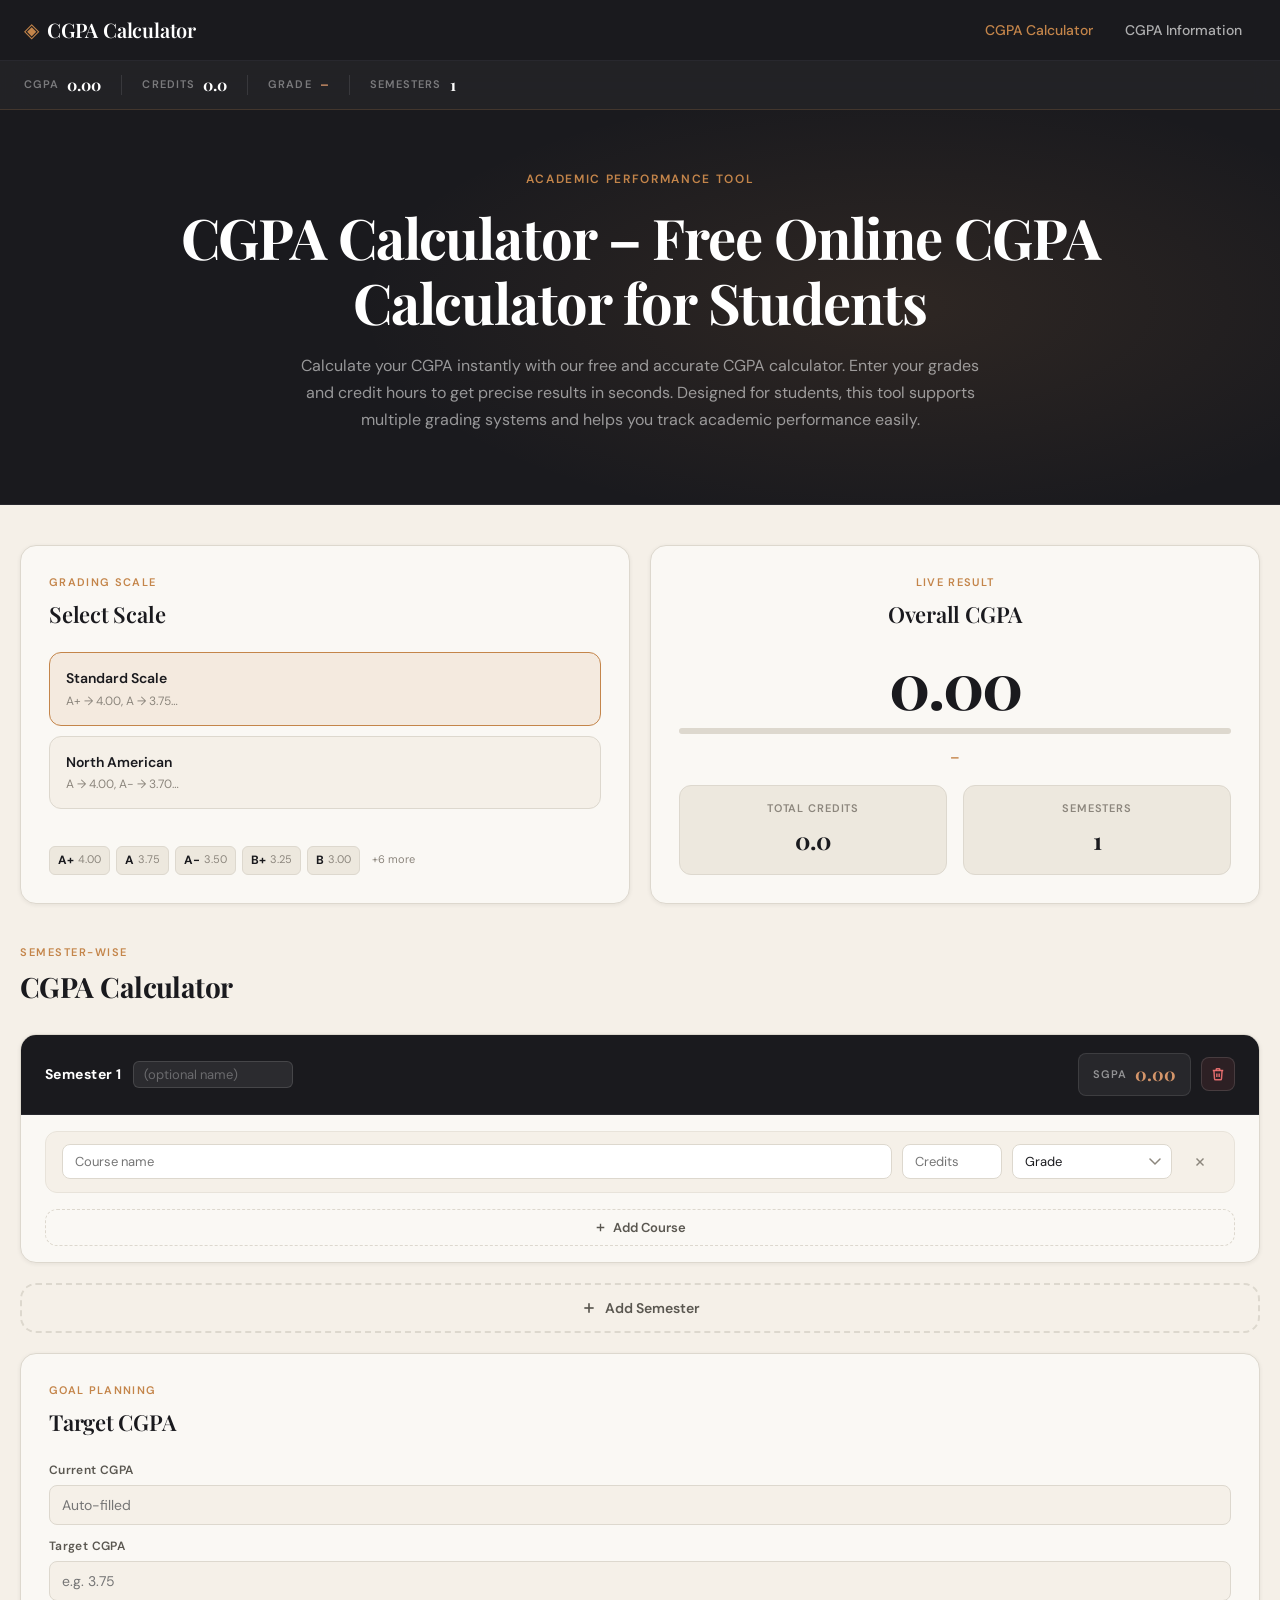
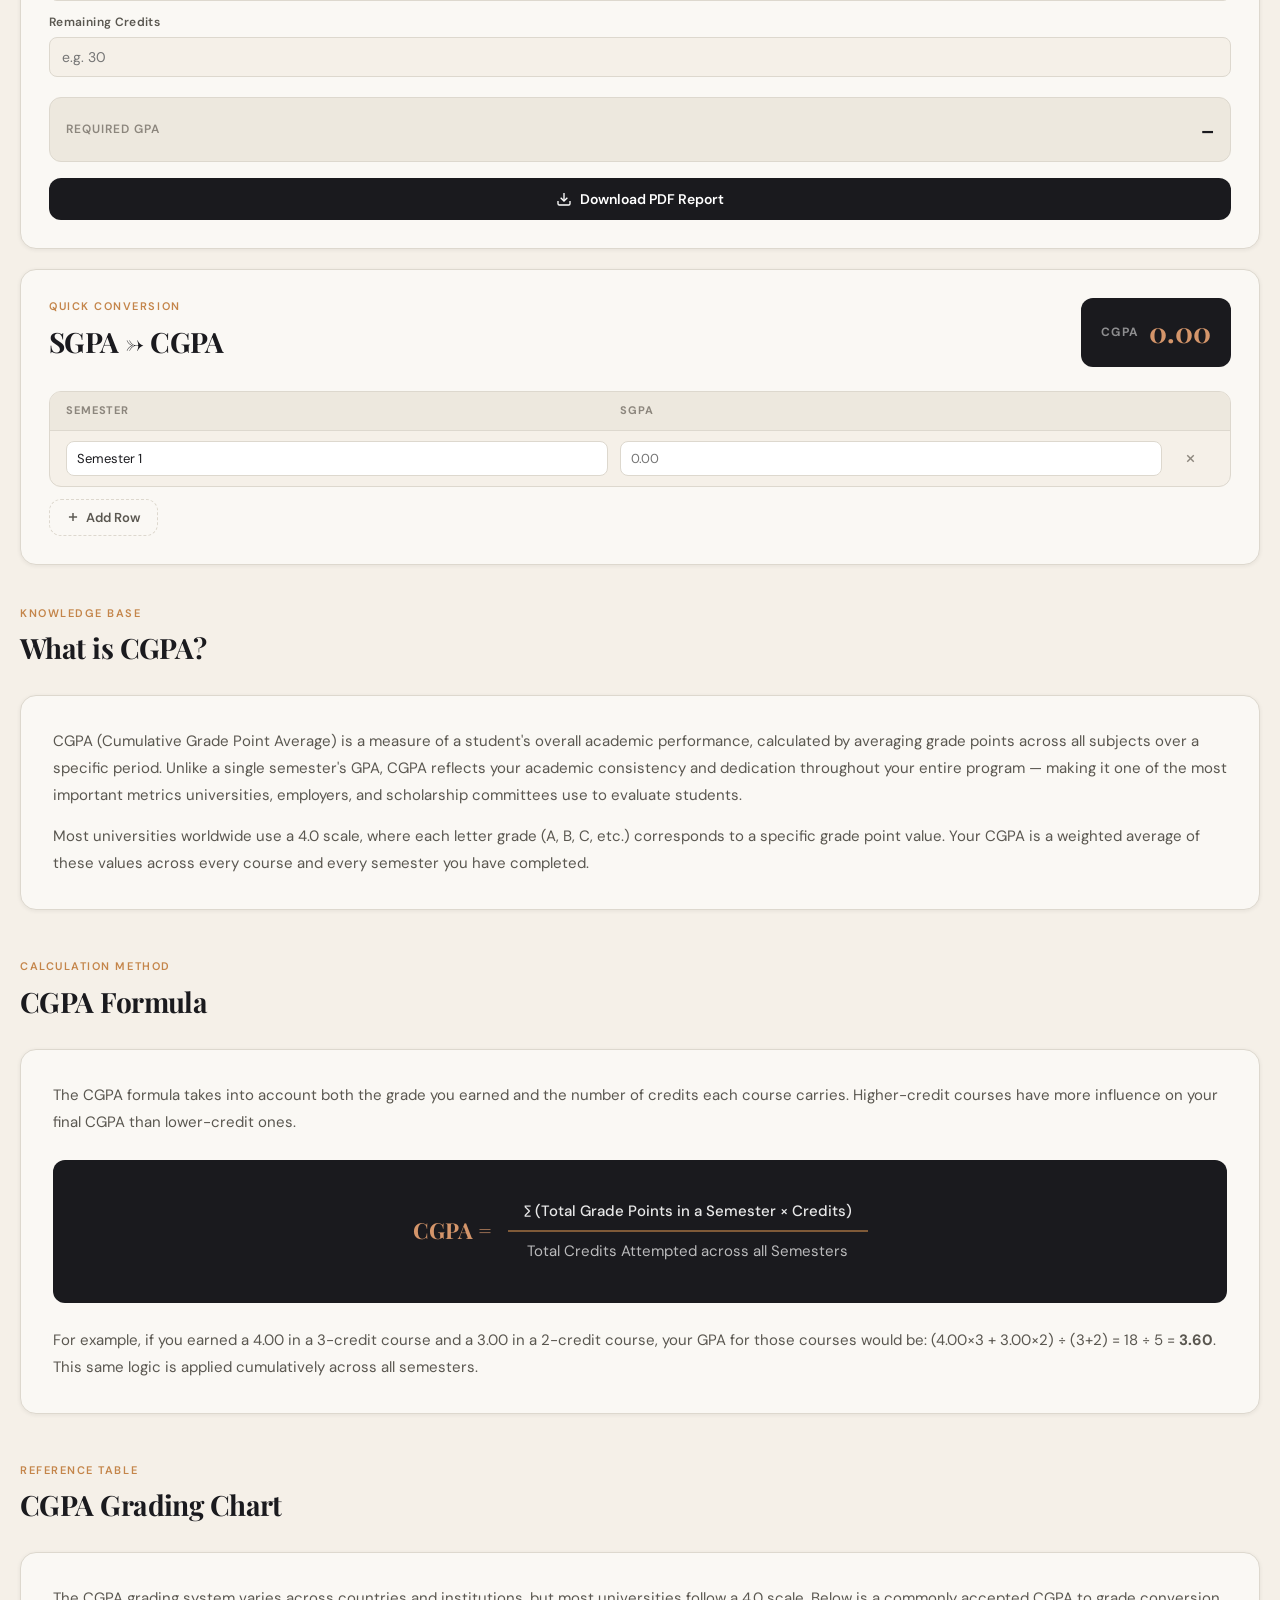
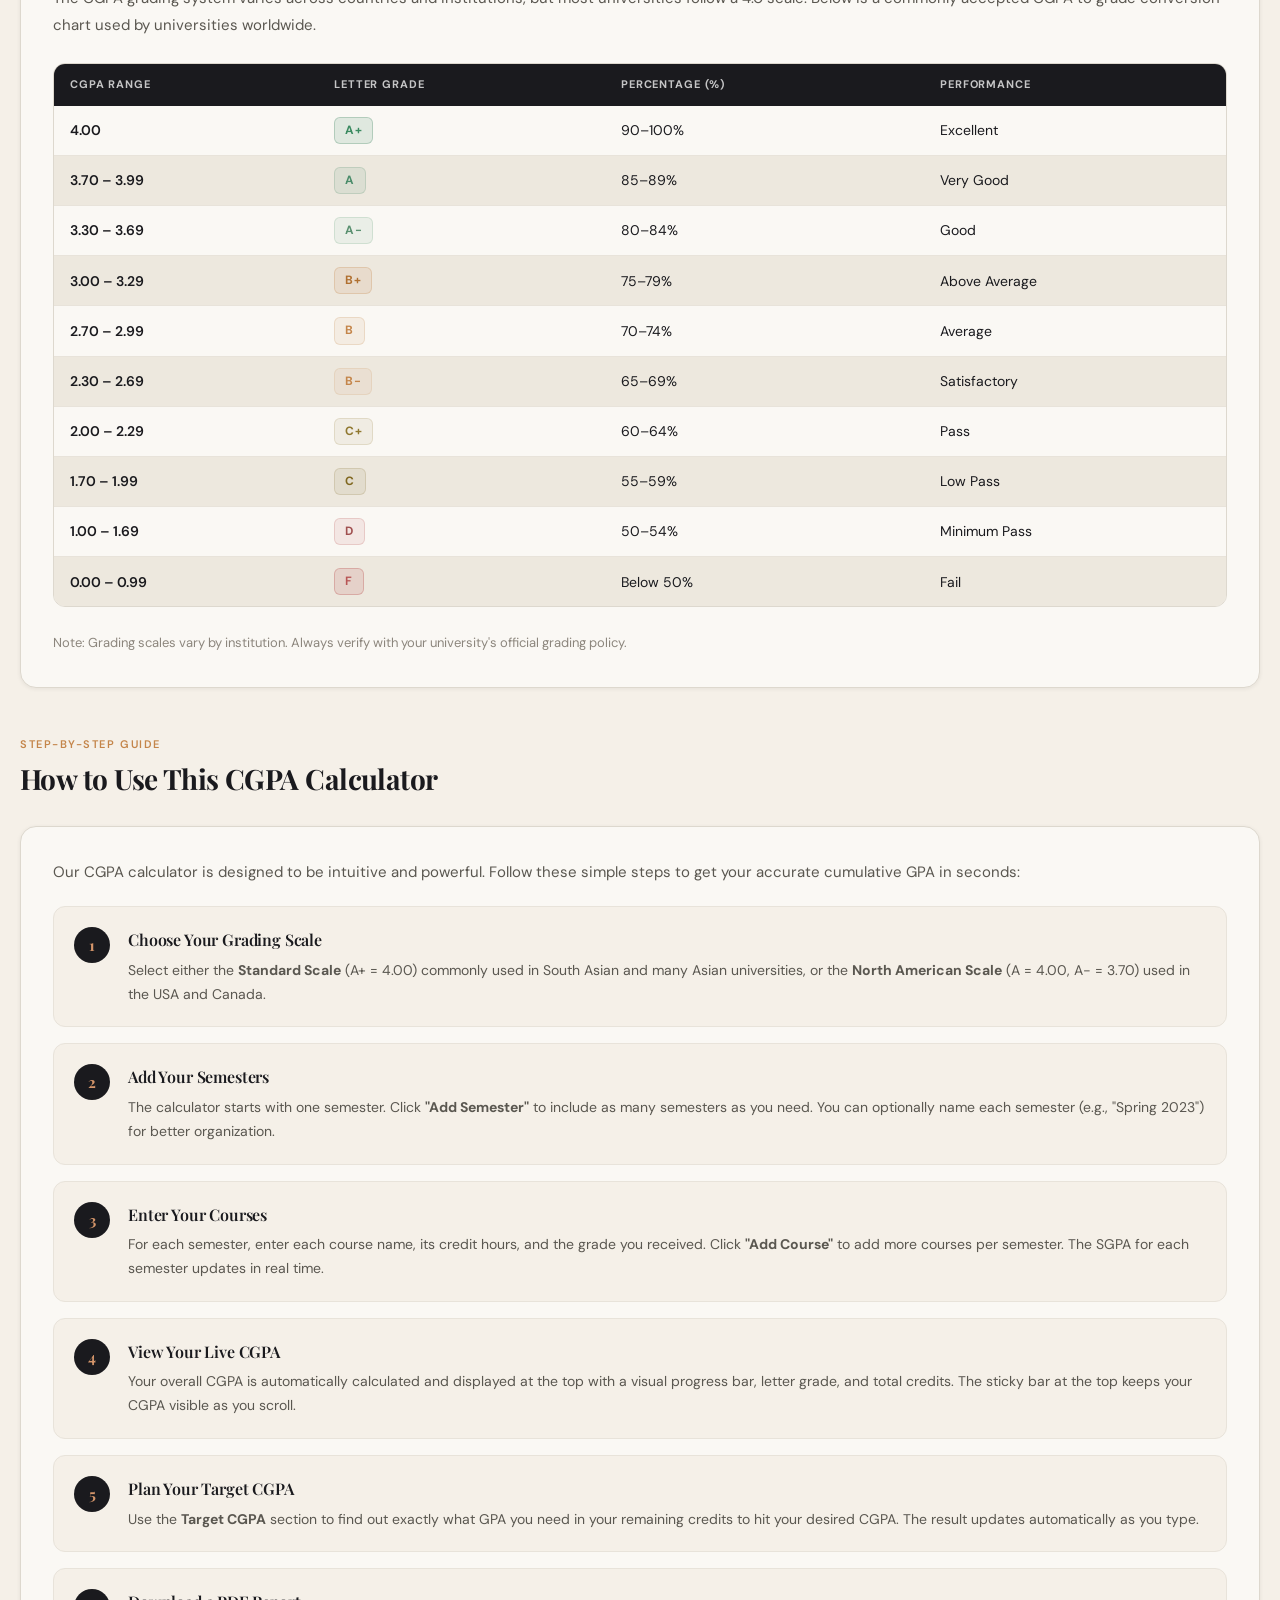
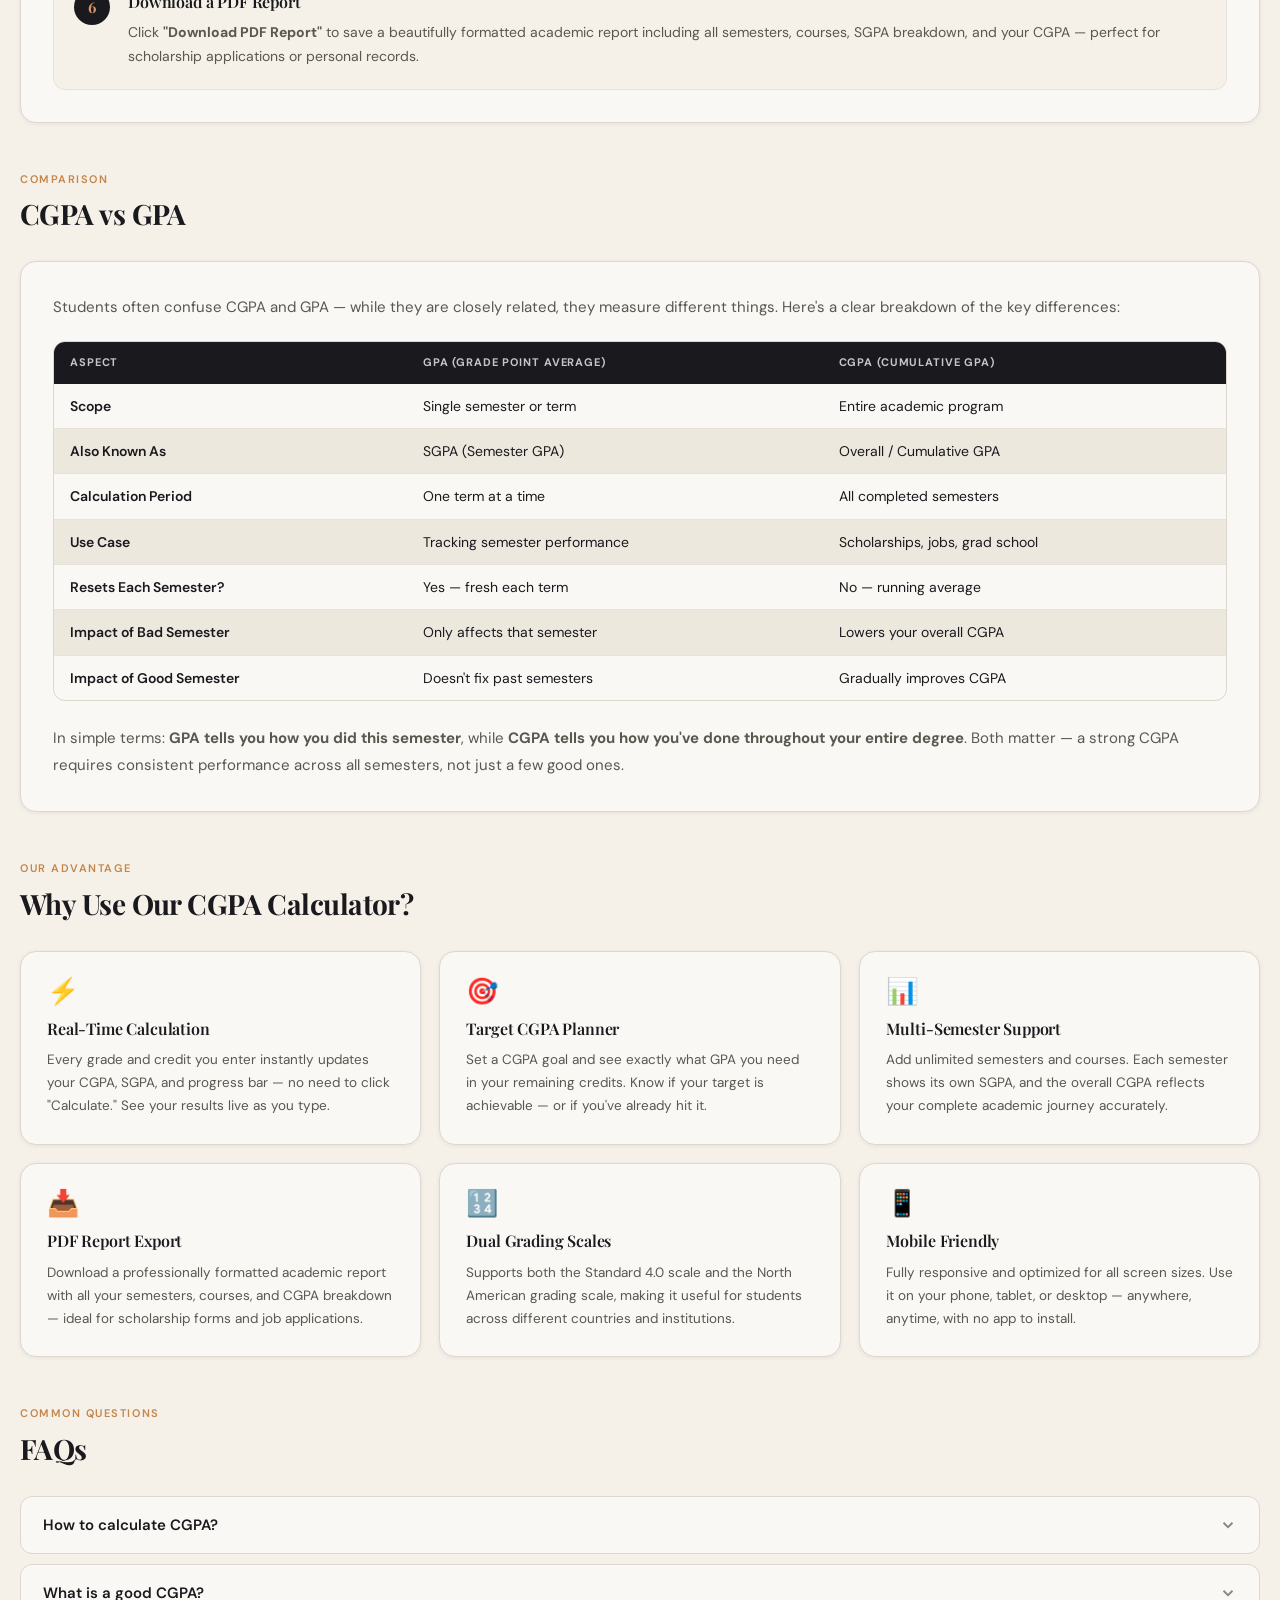
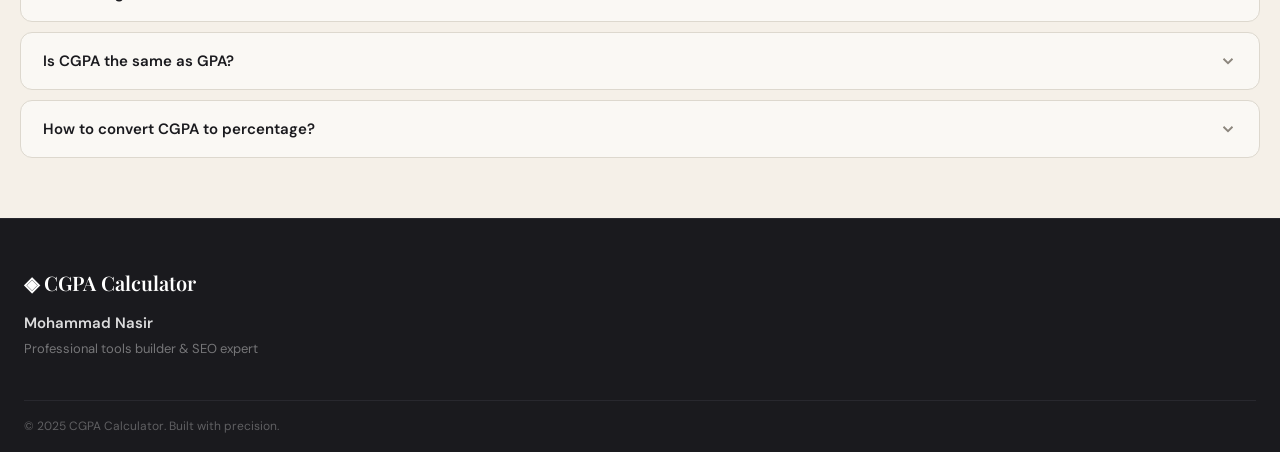
<file: index.html>
<!DOCTYPE html>
<html lang="en">
<head>
  <meta charset="UTF-8" />
  <meta name="viewport" content="width=device-width, initial-scale=1.0" />
  <title>CGPA Calculator – Free Online CGPA Calculator for Students</title>
  <link rel="canonical" href="https://cgpacalculator.dev/" />
  <meta name="description" content="Calculate your CGPA instantly with our free CGPA calculator. Enter grades and credit hours to get results in seconds. Easy, fast, and student-friendly tool." />
  <meta name="google-site-verification" content="euvaC8yQmQ0gEXwuGFXI_nS4S3VFbsI_gxWL7Fpsbpg" />
  <meta name="msvalidate.01" content="71C0921EC3367979D0DF5595EA15F657" />
  <script async src="https://www.googletagmanager.com/gtag/js?id=G-31G4QMCRXB"></script>
  <script>
    window.dataLayer = window.dataLayer || [];
    function gtag(){dataLayer.push(arguments);}
    gtag('js', new Date());
    gtag('config', 'G-31G4QMCRXB');
  </script>
  <meta property="og:title" content="CGPA Calculator – Fast and Accurate CGPA Results" />
  <meta property="og:description" content="Free online CGPA calculator with multi-semester support, SGPA target prediction, and PDF export." />
  <meta property="og:type" content="website" />
  <meta property="og:url" content="https://cgpacalculator.dev/" />
  <meta property="og:image" content="https://cgpacalculator.dev/cgpa-calculator.webp" />
  <link rel="icon" type="image/webp" href="cgpa-calculator-logo.webp" />
  <link href="https://fonts.googleapis.com/css2?family=Playfair+Display:wght@400;600;700&family=DM+Sans:wght@300;400;500;600&display=swap" rel="stylesheet" />
  <link rel="stylesheet" href="style.css" />
  <script type="application/ld+json">
{
  "@context": "https://schema.org",
  "@type": "SoftwareApplication",
  "name": "CGPA Calculator",
  "applicationCategory": "EducationalApplication",
  "operatingSystem": "All",
  "url": "https://cgpacalculator.dev/",
  "description": "Free online CGPA calculator for students to calculate GPA, SGPA and CGPA instantly.",
  "offers": {
    "@type": "Offer",
    "price": "0"
  }
}
</script>
  <script type="application/ld+json">
{
  "@context": "https://schema.org",
  "@type": "FAQPage",
  "mainEntity": [
    {
      "@type": "Question",
      "name": "How to calculate CGPA?",
      "acceptedAnswer": {
        "@type": "Answer",
        "text": "To calculate CGPA, multiply each course's grade point by its credit hours, sum all weighted grade points, and divide by the total credits attempted across all semesters."
      }
    },
    {
      "@type": "Question",
      "name": "What is a good CGPA?",
      "acceptedAnswer": {
        "@type": "Answer",
        "text": "A CGPA of 3.5 or above on a 4.0 scale is generally considered excellent. A CGPA between 3.0 and 3.49 is considered good, while below 2.5 may limit some academic and career opportunities."
      }
    },
    {
      "@type": "Question",
      "name": "Is CGPA the same as GPA?",
      "acceptedAnswer": {
        "@type": "Answer",
        "text": "No, GPA usually refers to the grade point average for a single semester, while CGPA is the cumulative average across all semesters in an academic program."
      }
    },
    {
      "@type": "Question",
      "name": "How to convert CGPA to percentage?",
      "acceptedAnswer": {
        "@type": "Answer",
        "text": "A commonly used formula is Percentage = CGPA × 9.5. However, different universities may use different conversion methods, so it is best to check your institution's official guidelines."
      }
    }
  ]
}
</script>
</head>
<body>

  <!-- HEADER -->
  <header class="header">
    <div class="header-inner">
      <a href="index.html" class="logo">
        <span class="logo-icon">◈</span>
        <span class="logo-text">CGPA Calculator</span>
      </a>
      <nav class="nav-desktop">
        <a href="index.html" class="nav-link active">CGPA Calculator</a>
        <a href="cgpa-information.html" class="nav-link">CGPA Information</a>
      </nav>
      <button class="hamburger" id="hamburger" aria-label="Menu">
        <span></span><span></span><span></span>
      </button>
    </div>
    <div class="mobile-menu" id="mobileMenu">
      <a href="index.html" class="mobile-nav-link" onclick="closeMobileMenu()">CGPA Calculator</a>
      <a href="cgpa-information.html" class="mobile-nav-link" onclick="closeMobileMenu()">CGPA Information</a>
    </div>
  </header>

  <!-- STICKY CGPA BAR -->
  <div class="sticky-bar" id="stickyBar">
    <div class="sticky-bar-inner">
      <div class="sticky-item">
        <span class="sticky-label">CGPA</span>
        <span class="sticky-val" id="stickyCGPA">0.00</span>
      </div>
      <div class="sticky-divider"></div>
      <div class="sticky-item">
        <span class="sticky-label">Credits</span>
        <span class="sticky-val" id="stickyCredits">0</span>
      </div>
      <div class="sticky-divider"></div>
      <div class="sticky-item">
        <span class="sticky-label">Grade</span>
        <span class="sticky-val sticky-grade" id="stickyGrade">–</span>
      </div>
      <div class="sticky-divider"></div>
      <div class="sticky-item">
        <span class="sticky-label">Semesters</span>
        <span class="sticky-val" id="stickySemesters">1</span>
      </div>
    </div>
  </div>

  <!-- HERO -->
  <section class="hero">
    <div class="hero-inner">
      <p class="hero-eyebrow">Academic Performance Tool</p>
      <h1 class="hero-title">CGPA Calculator – Free Online CGPA Calculator for Students</h1>
      <p class="hero-sub">Calculate your CGPA instantly with our free and accurate CGPA calculator. Enter your grades and credit hours to get precise results in seconds. Designed for students, this tool supports multiple grading systems and helps you track academic performance easily.</p>
    </div>
  </section>

  <!-- MAIN CONTENT -->
  <main class="main-content" id="calculator">

    <!-- TOP GRID: SCALE + RESULT -->
    <section class="top-grid">
      <div class="top-card" id="scaleCard">
        <div class="card-label">Grading Scale</div>
        <h2 class="card-title">Select Scale</h2>
        <div class="scale-options">
          <label class="scale-option" id="scaleStandardLabel">
            <input type="radio" name="scale" value="standard" checked id="scaleStandard" />
            <div class="scale-option-content">
              <span class="scale-name">Standard Scale</span>
              <span class="scale-desc">A+ → 4.00, A → 3.75…</span>
            </div>
          </label>
          <label class="scale-option" id="scaleNALabel">
            <input type="radio" name="scale" value="na" id="scaleNA" />
            <div class="scale-option-content">
              <span class="scale-name">North American</span>
              <span class="scale-desc">A → 4.00, A− → 3.70…</span>
            </div>
          </label>
        </div>
        <div class="scale-preview" id="scalePreview"></div>
      </div>

      <div class="top-card result-card" id="resultCard">
        <div class="card-label">Live Result</div>
        <h2 class="card-title">Overall CGPA</h2>
        <div class="cgpa-display">
          <div class="cgpa-big" id="cgpaDisplay">0.00</div>
          <div class="cgpa-bar-wrap">
            <div class="cgpa-bar" id="cgpaBar"></div>
          </div>
          <div class="cgpa-grade-label" id="cgpaGradeLabel">–</div>
        </div>
        <div class="total-credits-row">
          <div class="stat-box">
            <span class="stat-label">Total Credits</span>
            <span class="stat-val" id="totalCredits">0</span>
          </div>
          <div class="stat-box">
            <span class="stat-label">Semesters</span>
            <span class="stat-val" id="totalSemesters">1</span>
          </div>
        </div>
      </div>
    </section>

    <!-- CGPA CALCULATOR -->
    <section class="calculator-section">
      <div class="section-header">
        <div>
          <span class="section-eyebrow">Semester-wise</span>
          <h2 class="section-title">CGPA Calculator</h2>
        </div>
      </div>
      <div id="semestersContainer"></div>
      <button class="btn-add-semester" id="addSemesterBtn">
        <svg width="16" height="16" viewBox="0 0 24 24" fill="none" stroke="currentColor" stroke-width="2.5"><line x1="12" y1="5" x2="12" y2="19"/><line x1="5" y1="12" x2="19" y2="12"/></svg>
        Add Semester
      </button>
    </section>

    <!-- TARGET CGPA (standalone — between calculator and sgpa) -->
    <div class="top-card target-card-standalone" id="targetCard">
      <div class="card-label">Goal Planning</div>
      <h2 class="card-title">Target CGPA</h2>
      <div class="target-form">
        <div class="target-field">
          <label>Current CGPA</label>
          <input type="number" id="currentCGPA" min="0" max="4" step="0.01" placeholder="Auto-filled" />
        </div>
        <div class="target-field">
          <label>Target CGPA</label>
          <input type="number" id="targetCGPA" min="0" max="4" step="0.01" placeholder="e.g. 3.75" />
        </div>
        <div class="target-field">
          <label>Remaining Credits</label>
          <input type="number" id="remainingCredits" min="0" step="1" placeholder="e.g. 30" />
        </div>
        <div class="target-result" id="targetResult">
          <span class="target-label">Required GPA</span>
          <span class="target-val" id="requiredGPA">–</span>
        </div>
      </div>
      <button class="btn-pdf" id="downloadPDF">
        <svg width="16" height="16" viewBox="0 0 24 24" fill="none" stroke="currentColor" stroke-width="2"><path d="M21 15v4a2 2 0 0 1-2 2H5a2 2 0 0 1-2-2v-4"/><polyline points="7 10 12 15 17 10"/><line x1="12" y1="15" x2="12" y2="3"/></svg>
        Download PDF Report
      </button>
    </div>

    <!-- SGPA → CGPA -->
    <section class="sgpa-section">
      <div class="section-header">
        <div>
          <span class="section-eyebrow">Quick Conversion</span>
          <h2 class="section-title">SGPA → CGPA</h2>
        </div>
        <div class="sgpa-cgpa-result">
          <span class="sgpa-label">CGPA</span>
          <span class="sgpa-val" id="sgpaCGPA">0.00</span>
        </div>
      </div>
      <div class="sgpa-table-wrap">
        <div class="sgpa-table-header">
          <span>Semester</span>
          <span>SGPA</span>
          <span></span>
        </div>
        <div id="sgpaRowsContainer"></div>
      </div>
      <button class="btn-add-row" id="addSGPARow">
        <svg width="14" height="14" viewBox="0 0 24 24" fill="none" stroke="currentColor" stroke-width="2.5"><line x1="12" y1="5" x2="12" y2="19"/><line x1="5" y1="12" x2="19" y2="12"/></svg>
        Add Row
      </button>
    </section>

    <!-- SEO SECTION 1: What is CGPA -->
    <section class="seo-section" id="what-is-cgpa">
      <div class="section-header">
        <div>
          <span class="section-eyebrow">Knowledge Base</span>
          <h2 class="section-title">What is CGPA?</h2>
        </div>
      </div>
      <div class="seo-content-card">
        <p>CGPA (Cumulative Grade Point Average) is a measure of a student's overall academic performance, calculated by averaging grade points across all subjects over a specific period. Unlike a single semester's GPA, CGPA reflects your academic consistency and dedication throughout your entire program — making it one of the most important metrics universities, employers, and scholarship committees use to evaluate students.</p>
        <p>Most universities worldwide use a 4.0 scale, where each letter grade (A, B, C, etc.) corresponds to a specific grade point value. Your CGPA is a weighted average of these values across every course and every semester you have completed.</p>
      </div>
    </section>

    <!-- SEO SECTION 2: CGPA Formula -->
    <section class="seo-section" id="cgpa-formula">
      <div class="section-header">
        <div>
          <span class="section-eyebrow">Calculation Method</span>
          <h2 class="section-title">CGPA Formula</h2>
        </div>
      </div>
      <div class="seo-content-card">
        <p>The CGPA formula takes into account both the grade you earned and the number of credits each course carries. Higher-credit courses have more influence on your final CGPA than lower-credit ones.</p>
        <div class="formula-display">
          <div class="formula-inner">
            <strong class="formula-label">CGPA =</strong>
            <div class="formula-fraction">
              <span class="formula-top">∑ (Total Grade Points in a Semester × Credits)</span>
              <span class="formula-bottom">Total Credits Attempted across all Semesters</span>
            </div>
          </div>
        </div>
        <p>For example, if you earned a 4.00 in a 3-credit course and a 3.00 in a 2-credit course, your GPA for those courses would be: (4.00×3 + 3.00×2) ÷ (3+2) = 18 ÷ 5 = <strong>3.60</strong>. This same logic is applied cumulatively across all semesters.</p>
      </div>
    </section>

    <!-- SEO SECTION 3: CGPA Grading Chart -->
    <section class="seo-section" id="cgpa-grading-chart">
      <div class="section-header">
        <div>
          <span class="section-eyebrow">Reference Table</span>
          <h2 class="section-title">CGPA Grading Chart</h2>
        </div>
      </div>
      <div class="seo-content-card">
        <p>The CGPA grading system varies across countries and institutions, but most universities follow a 4.0 scale. Below is a commonly accepted CGPA to grade conversion chart used by universities worldwide.</p>
        <div class="table-wrap">
          <table>
            <thead>
              <tr>
                <th>CGPA Range</th>
                <th>Letter Grade</th>
                <th>Percentage (%)</th>
                <th>Performance</th>
              </tr>
            </thead>
            <tbody>
              <tr><td>4.00</td><td><span class="grade-badge grade-a-plus">A+</span></td><td>90–100%</td><td>Excellent</td></tr>
              <tr><td>3.70 – 3.99</td><td><span class="grade-badge grade-a">A</span></td><td>85–89%</td><td>Very Good</td></tr>
              <tr><td>3.30 – 3.69</td><td><span class="grade-badge grade-a-minus">A−</span></td><td>80–84%</td><td>Good</td></tr>
              <tr><td>3.00 – 3.29</td><td><span class="grade-badge grade-b-plus">B+</span></td><td>75–79%</td><td>Above Average</td></tr>
              <tr><td>2.70 – 2.99</td><td><span class="grade-badge grade-b">B</span></td><td>70–74%</td><td>Average</td></tr>
              <tr><td>2.30 – 2.69</td><td><span class="grade-badge grade-b-minus">B−</span></td><td>65–69%</td><td>Satisfactory</td></tr>
              <tr><td>2.00 – 2.29</td><td><span class="grade-badge grade-c-plus">C+</span></td><td>60–64%</td><td>Pass</td></tr>
              <tr><td>1.70 – 1.99</td><td><span class="grade-badge grade-c">C</span></td><td>55–59%</td><td>Low Pass</td></tr>
              <tr><td>1.00 – 1.69</td><td><span class="grade-badge grade-d">D</span></td><td>50–54%</td><td>Minimum Pass</td></tr>
              <tr><td>0.00 – 0.99</td><td><span class="grade-badge grade-f">F</span></td><td>Below 50%</td><td>Fail</td></tr>
            </tbody>
          </table>
        </div>
        <p style="margin-top:12px;font-size:13px;color:var(--text-muted);">Note: Grading scales vary by institution. Always verify with your university's official grading policy.</p>
      </div>
    </section>

    <!-- SEO SECTION 4: How to Use This Calculator -->
    <section class="seo-section" id="how-to-use">
      <div class="section-header">
        <div>
          <span class="section-eyebrow">Step-by-Step Guide</span>
          <h2 class="section-title">How to Use This CGPA Calculator</h2>
        </div>
      </div>
      <div class="seo-content-card">
        <p>Our CGPA calculator is designed to be intuitive and powerful. Follow these simple steps to get your accurate cumulative GPA in seconds:</p>
        <div class="how-to-steps">
          <div class="how-step">
            <div class="step-num">1</div>
            <div class="step-body">
              <h3>Choose Your Grading Scale</h3>
              <p>Select either the <strong>Standard Scale</strong> (A+ = 4.00) commonly used in South Asian and many Asian universities, or the <strong>North American Scale</strong> (A = 4.00, A− = 3.70) used in the USA and Canada.</p>
            </div>
          </div>
          <div class="how-step">
            <div class="step-num">2</div>
            <div class="step-body">
              <h3>Add Your Semesters</h3>
              <p>The calculator starts with one semester. Click <strong>"Add Semester"</strong> to include as many semesters as you need. You can optionally name each semester (e.g., "Spring 2023") for better organization.</p>
            </div>
          </div>
          <div class="how-step">
            <div class="step-num">3</div>
            <div class="step-body">
              <h3>Enter Your Courses</h3>
              <p>For each semester, enter each course name, its credit hours, and the grade you received. Click <strong>"Add Course"</strong> to add more courses per semester. The SGPA for each semester updates in real time.</p>
            </div>
          </div>
          <div class="how-step">
            <div class="step-num">4</div>
            <div class="step-body">
              <h3>View Your Live CGPA</h3>
              <p>Your overall CGPA is automatically calculated and displayed at the top with a visual progress bar, letter grade, and total credits. The sticky bar at the top keeps your CGPA visible as you scroll.</p>
            </div>
          </div>
          <div class="how-step">
            <div class="step-num">5</div>
            <div class="step-body">
              <h3>Plan Your Target CGPA</h3>
              <p>Use the <strong>Target CGPA</strong> section to find out exactly what GPA you need in your remaining credits to hit your desired CGPA. The result updates automatically as you type.</p>
            </div>
          </div>
          <div class="how-step">
            <div class="step-num">6</div>
            <div class="step-body">
              <h3>Download a PDF Report</h3>
              <p>Click <strong>"Download PDF Report"</strong> to save a beautifully formatted academic report including all semesters, courses, SGPA breakdown, and your CGPA — perfect for scholarship applications or personal records.</p>
            </div>
          </div>
        </div>
      </div>
    </section>

    <!-- SEO SECTION 5: CGPA vs GPA -->
    <section class="seo-section" id="cgpa-vs-gpa">
      <div class="section-header">
        <div>
          <span class="section-eyebrow">Comparison</span>
          <h2 class="section-title">CGPA vs GPA</h2>
        </div>
      </div>
      <div class="seo-content-card">
        <p>Students often confuse CGPA and GPA — while they are closely related, they measure different things. Here's a clear breakdown of the key differences:</p>
        <div class="table-wrap" style="margin-top:20px;">
          <table>
            <thead>
              <tr>
                <th>Aspect</th>
                <th>GPA (Grade Point Average)</th>
                <th>CGPA (Cumulative GPA)</th>
              </tr>
            </thead>
            <tbody>
              <tr><td>Scope</td><td>Single semester or term</td><td>Entire academic program</td></tr>
              <tr><td>Also Known As</td><td>SGPA (Semester GPA)</td><td>Overall / Cumulative GPA</td></tr>
              <tr><td>Calculation Period</td><td>One term at a time</td><td>All completed semesters</td></tr>
              <tr><td>Use Case</td><td>Tracking semester performance</td><td>Scholarships, jobs, grad school</td></tr>
              <tr><td>Resets Each Semester?</td><td>Yes — fresh each term</td><td>No — running average</td></tr>
              <tr><td>Impact of Bad Semester</td><td>Only affects that semester</td><td>Lowers your overall CGPA</td></tr>
              <tr><td>Impact of Good Semester</td><td>Doesn't fix past semesters</td><td>Gradually improves CGPA</td></tr>
            </tbody>
          </table>
        </div>
        <p style="margin-top:16px;">In simple terms: <strong>GPA tells you how you did this semester</strong>, while <strong>CGPA tells you how you've done throughout your entire degree</strong>. Both matter — a strong CGPA requires consistent performance across all semesters, not just a few good ones.</p>
      </div>
    </section>

    <!-- SEO SECTION 6: Why Use Our Calculator -->
    <section class="seo-section" id="why-use-us">
      <div class="section-header">
        <div>
          <span class="section-eyebrow">Our Advantage</span>
          <h2 class="section-title">Why Use Our CGPA Calculator?</h2>
        </div>
      </div>
      <div class="why-use-grid">
        <div class="why-card">
          <div class="why-icon">⚡</div>
          <h3>Real-Time Calculation</h3>
          <p>Every grade and credit you enter instantly updates your CGPA, SGPA, and progress bar — no need to click "Calculate." See your results live as you type.</p>
        </div>
        <div class="why-card">
          <div class="why-icon">🎯</div>
          <h3>Target CGPA Planner</h3>
          <p>Set a CGPA goal and see exactly what GPA you need in your remaining credits. Know if your target is achievable — or if you've already hit it.</p>
        </div>
        <div class="why-card">
          <div class="why-icon">📊</div>
          <h3>Multi-Semester Support</h3>
          <p>Add unlimited semesters and courses. Each semester shows its own SGPA, and the overall CGPA reflects your complete academic journey accurately.</p>
        </div>
        <div class="why-card">
          <div class="why-icon">📥</div>
          <h3>PDF Report Export</h3>
          <p>Download a professionally formatted academic report with all your semesters, courses, and CGPA breakdown — ideal for scholarship forms and job applications.</p>
        </div>
        <div class="why-card">
          <div class="why-icon">🔢</div>
          <h3>Dual Grading Scales</h3>
          <p>Supports both the Standard 4.0 scale and the North American grading scale, making it useful for students across different countries and institutions.</p>
        </div>
        <div class="why-card">
          <div class="why-icon">📱</div>
          <h3>Mobile Friendly</h3>
          <p>Fully responsive and optimized for all screen sizes. Use it on your phone, tablet, or desktop — anywhere, anytime, with no app to install.</p>
        </div>
      </div>
    </section>

    <!-- SEO SECTION 7: FAQs -->
    <section class="seo-section faq-section" id="faq">
      <div class="section-header">
        <div>
          <span class="section-eyebrow">Common Questions</span>
          <h2 class="section-title">FAQs</h2>
        </div>
      </div>
      <div class="faq-list">
        <div class="faq-item">
          <button class="faq-question" aria-expanded="false">
            <span>How to calculate CGPA?</span>
            <svg class="faq-chevron" width="18" height="18" viewBox="0 0 24 24" fill="none" stroke="currentColor" stroke-width="2.5"><polyline points="6 9 12 15 18 9"/></svg>
          </button>
          <div class="faq-answer">
            <p>To calculate CGPA, multiply each course's grade point by its credit hours to get "weighted grade points." Sum all weighted grade points across every semester, then divide by the total number of credit hours attempted. Our calculator does this automatically — simply enter your courses, credits, and grades for each semester.</p>
          </div>
        </div>
        <div class="faq-item">
          <button class="faq-question" aria-expanded="false">
            <span>What is a good CGPA?</span>
            <svg class="faq-chevron" width="18" height="18" viewBox="0 0 24 24" fill="none" stroke="currentColor" stroke-width="2.5"><polyline points="6 9 12 15 18 9"/></svg>
          </button>
          <div class="faq-answer">
            <p>Generally, a CGPA of 3.5 or above (on a 4.0 scale) is considered excellent and makes you a competitive candidate for graduate programs and top employers. A CGPA between 3.0–3.49 is good and respected by most institutions. Anything below 2.5 may limit your academic and professional opportunities, though context always matters — field of study, university difficulty, and work experience all play a role.</p>
          </div>
        </div>
        <div class="faq-item">
          <button class="faq-question" aria-expanded="false">
            <span>Is CGPA the same as GPA?</span>
            <svg class="faq-chevron" width="18" height="18" viewBox="0 0 24 24" fill="none" stroke="currentColor" stroke-width="2.5"><polyline points="6 9 12 15 18 9"/></svg>
          </button>
          <div class="faq-answer">
            <p>Not exactly. GPA (or SGPA) refers to your grade point average for a single semester, while CGPA is the cumulative average across all semesters of your degree. In the US, "GPA" often already refers to the cumulative figure, but in many countries (especially South Asia), GPA and CGPA are explicitly differentiated. Our calculator computes both your per-semester SGPA and your overall CGPA simultaneously.</p>
          </div>
        </div>
        <div class="faq-item">
          <button class="faq-question" aria-expanded="false">
            <span>How to convert CGPA to percentage?</span>
            <svg class="faq-chevron" width="18" height="18" viewBox="0 0 24 24" fill="none" stroke="currentColor" stroke-width="2.5"><polyline points="6 9 12 15 18 9"/></svg>
          </button>
          <div class="faq-answer">
            <p>The most widely used conversion formula is: <strong>Percentage = CGPA × 9.5</strong> (recommended by CBSE and many Indian universities). For example, a CGPA of 3.8 converts to approximately 36.1% under this formula — but note that different universities use different multipliers (some use 10, others use 25 as an additive). Always check your institution's official conversion policy for the most accurate result.</p>
          </div>
        </div>
      </div>
    </section>

  </main>

  <!-- FOOTER -->
  <footer class="footer">
    <div class="footer-inner">
      <div class="footer-left">
        <div class="footer-logo">◈ CGPA Calculator</div>
        <div class="footer-author">Mohammad Nasir</div>
        <div class="footer-bio">Professional tools builder & SEO expert</div>
      </div>
    </div>
    <div class="footer-bottom">
      <span>© 2025 CGPA Calculator. Built with precision.</span>
    </div>
  </footer>

  <script src="script.js"></script>
</body>
</html>
</file>
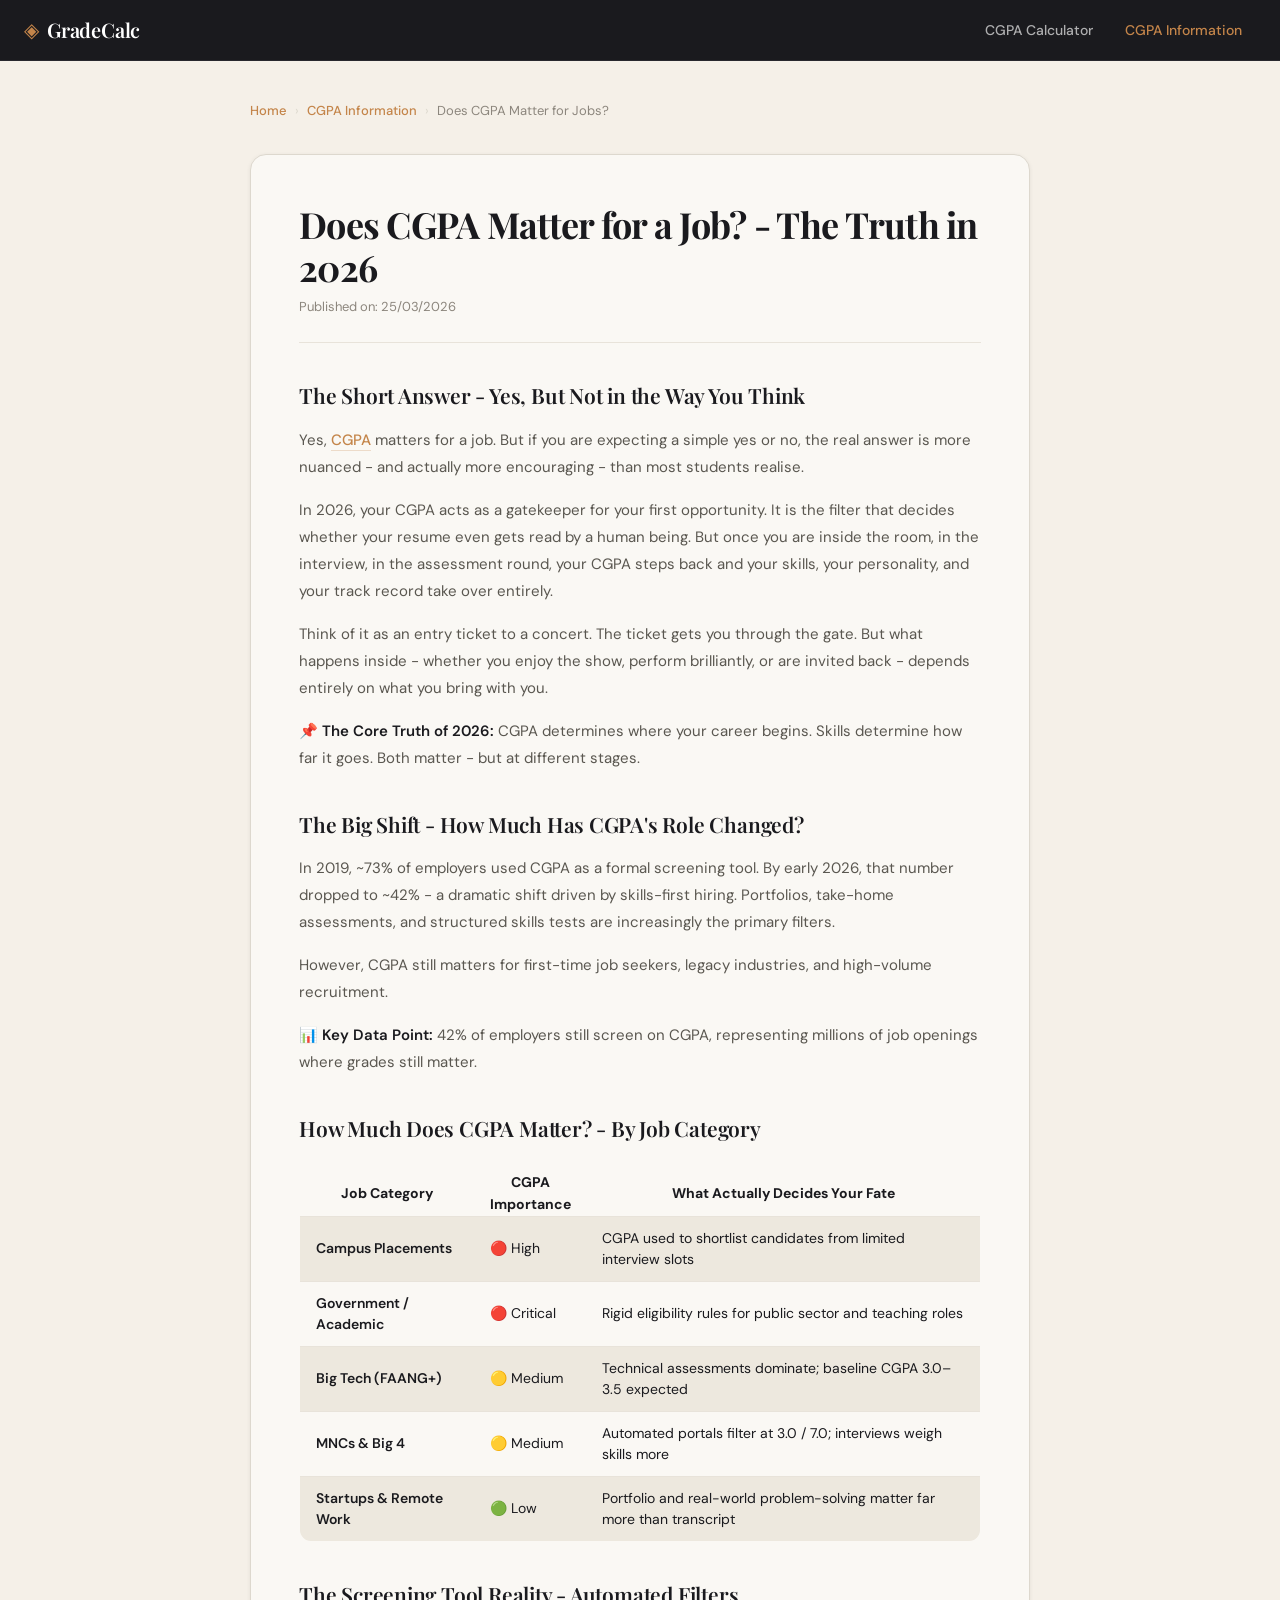
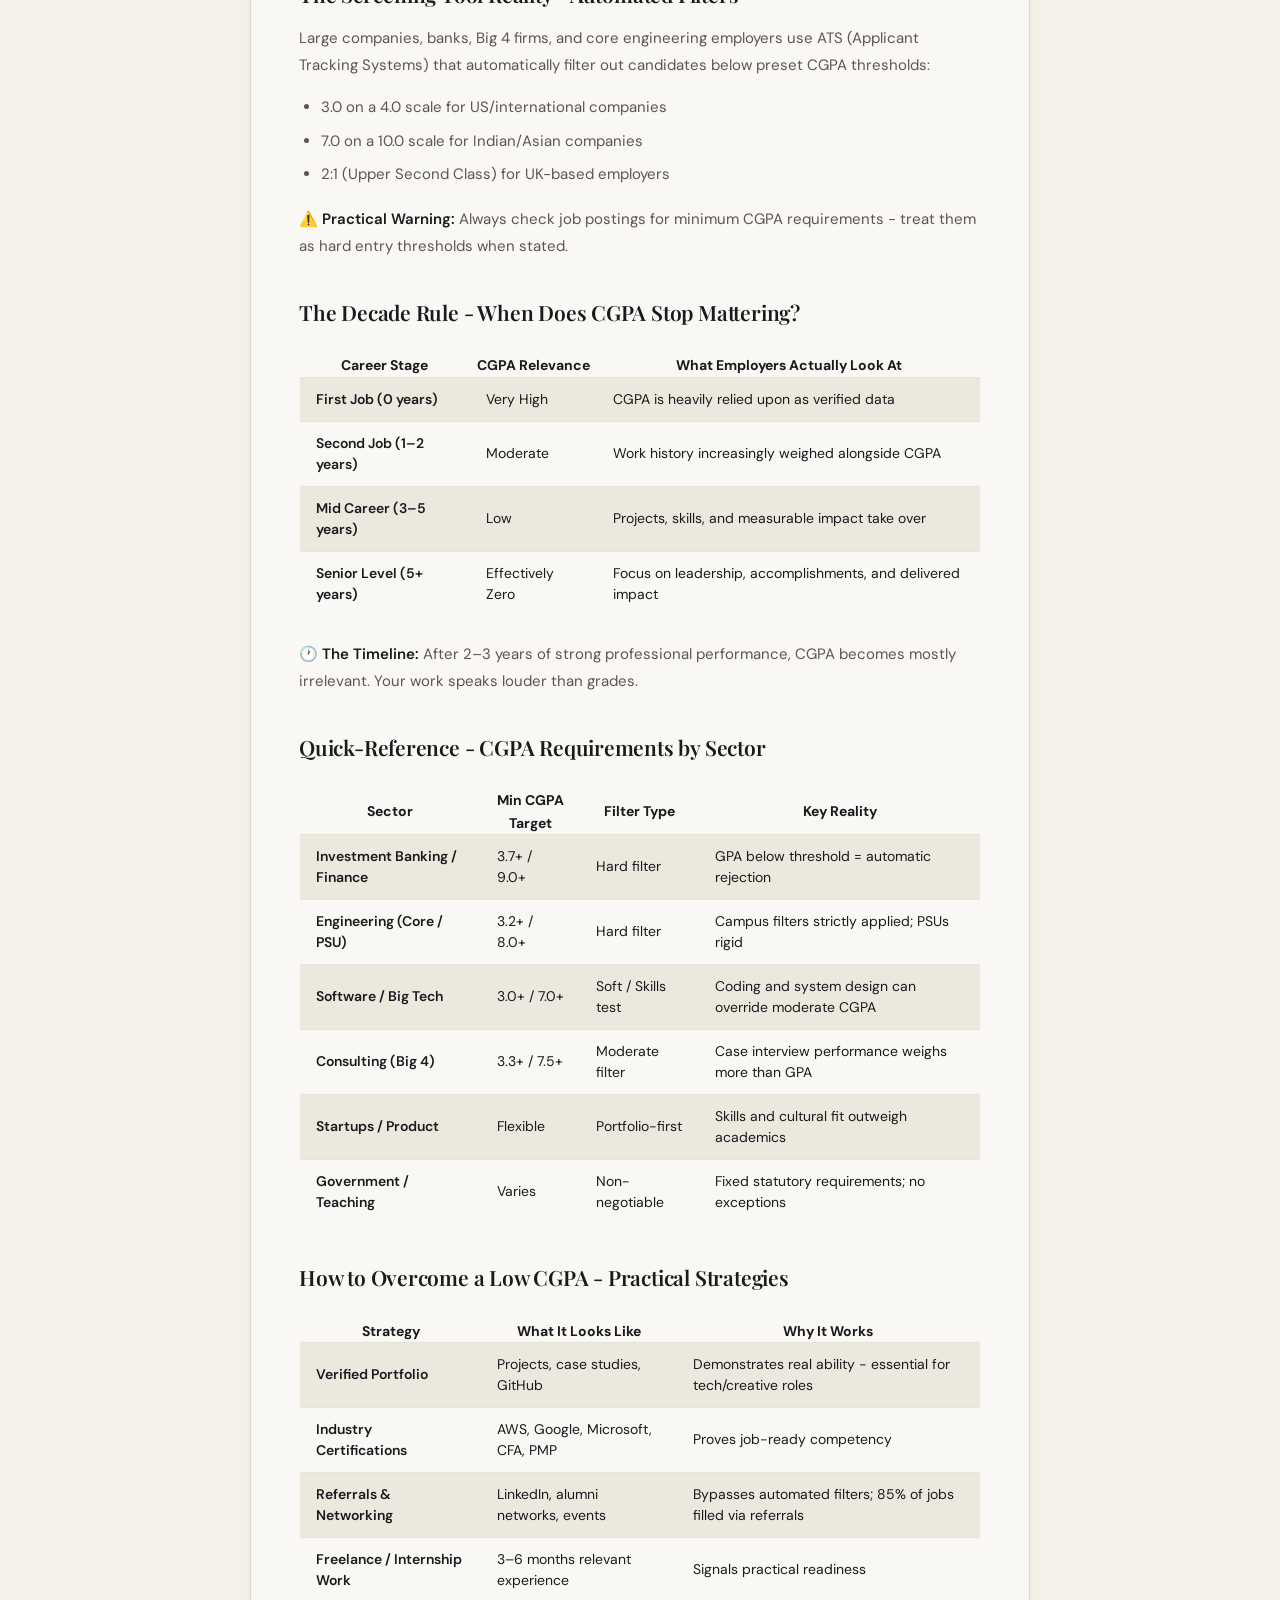
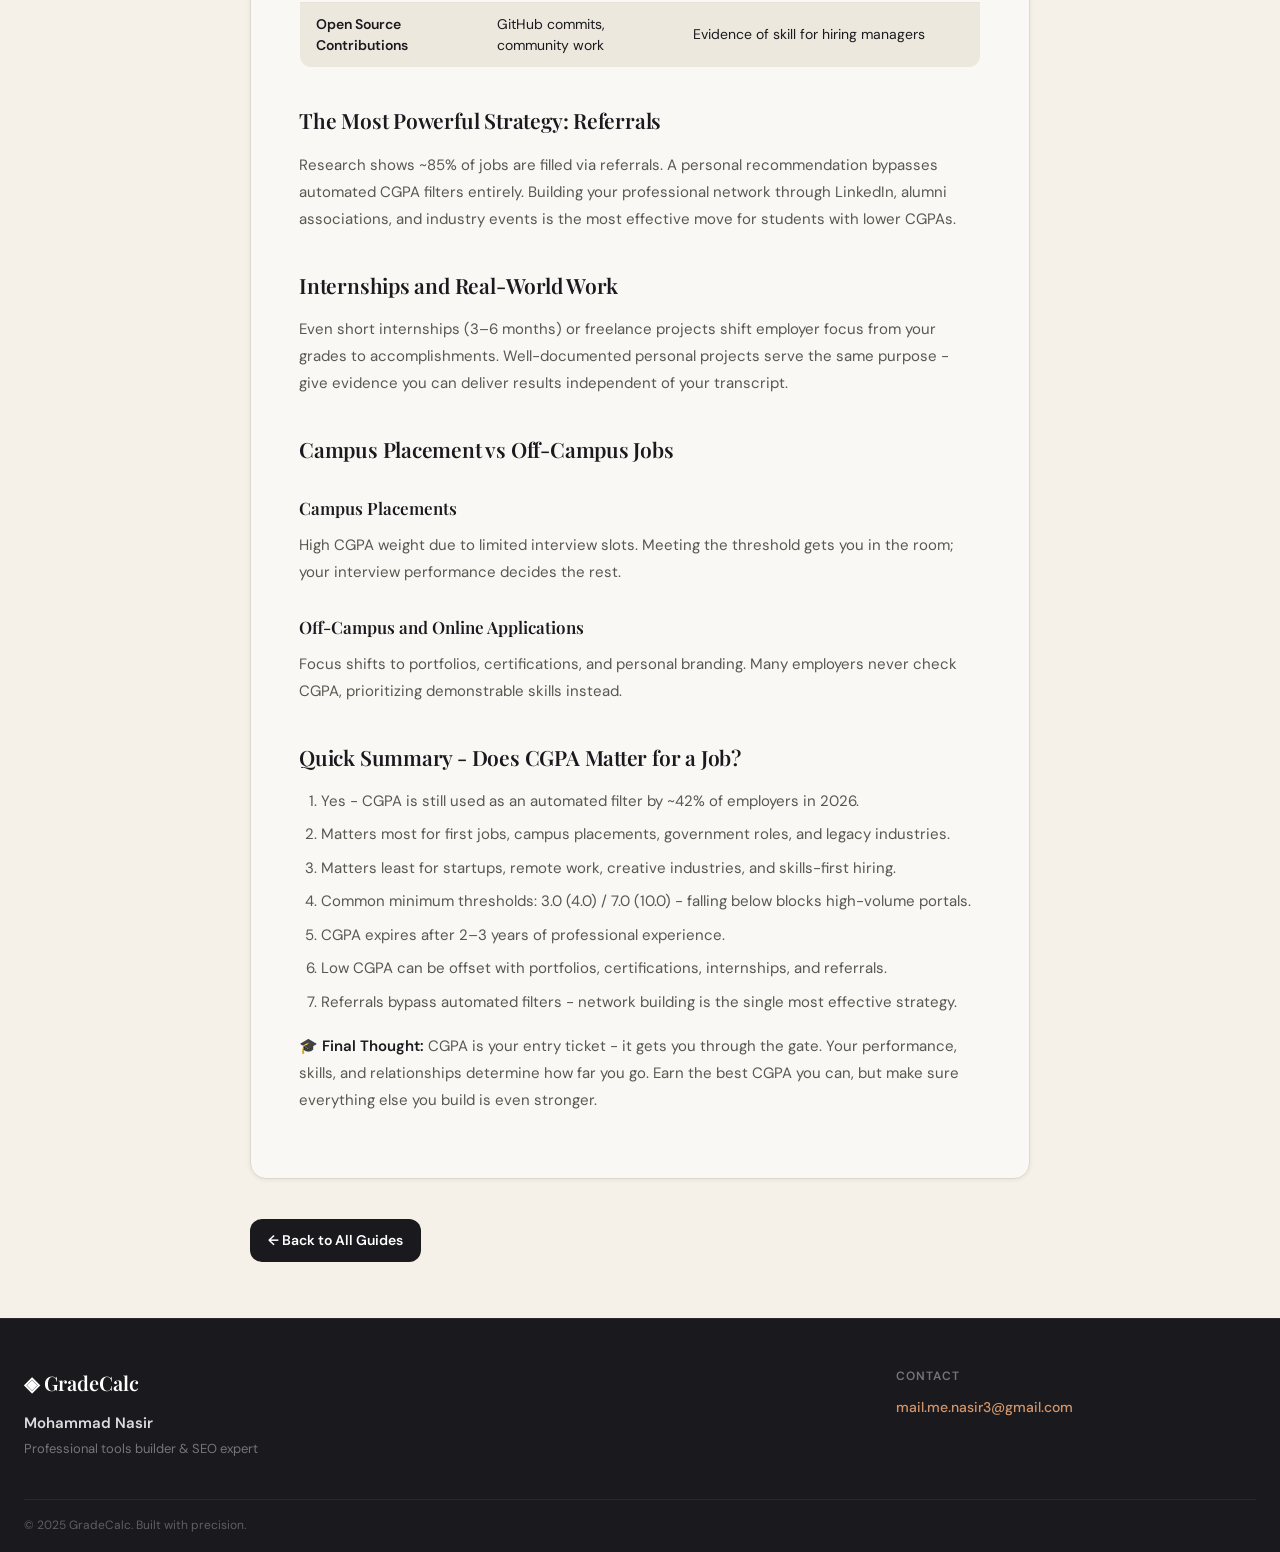
<file: cgpa-for-jobs.html>
<!DOCTYPE html>
<html lang="en">
<head>
  <meta charset="UTF-8" />
  <meta name="viewport" content="width=device-width, initial-scale=1.0" />
  <title>Does CGPA Matter for Jobs? – GradeCalc</title>
  <link rel="canonical" href="https://cgpacalculator.dev/cgpa-for-jobs" />
  <link rel="icon" type="image/webp" href="cgpa-calculator-logo.webp" />
  <link href="https://fonts.googleapis.com/css2?family=Playfair+Display:wght@400;600;700&family=DM+Sans:wght@300;400;500;600&display=swap" rel="stylesheet" />
  <link rel="stylesheet" href="style.css" />
</head>
<body>

  <!-- HEADER -->
  <header class="header">
    <div class="header-inner">
      <a href="index.html" class="logo">
        <span class="logo-icon">◈</span>
        <span class="logo-text">GradeCalc</span>
      </a>
      <nav class="nav-desktop">
        <a href="index.html" class="nav-link">CGPA Calculator</a>
        <a href="cgpa-information.html" class="nav-link active">CGPA Information</a>
      </nav>
      <button class="hamburger" id="hamburger" aria-label="Menu">
        <span></span><span></span><span></span>
      </button>
    </div>
    <div class="mobile-menu" id="mobileMenu">
      <a href="index.html" class="mobile-nav-link">CGPA Calculator</a>
      <a href="cgpa-information.html" class="mobile-nav-link">CGPA Information</a>
    </div>
  </header>

  <!-- MAIN -->
  <main class="blog-page-wrap">

    <!-- Breadcrumb -->
    <nav class="breadcrumb">
      <a href="index.html">Home</a>
      <span class="breadcrumb-sep">›</span>
      <a href="cgpa-information.html">CGPA Information</a>
      <span class="breadcrumb-sep">›</span>
      <span>Does CGPA Matter for Jobs?</span>
    </nav>

    <article class="blog-article">

<h1>Does CGPA Matter for a Job? - The Truth in 2026</h1>
<span class="pub-date">Published on: 25/03/2026</span>

<h2>The Short Answer - Yes, But Not in the Way You Think</h2>
<p>Yes, <a href="https://cgpacalculator.dev/" title="CGPA Calculator">CGPA</a> matters for a job. But if you are expecting a simple yes or no, the real answer is more nuanced - and actually more encouraging - than most students realise.</p>

<p>In 2026, your CGPA acts as a gatekeeper for your first opportunity. It is the filter that decides whether your resume even gets read by a human being. But once you are inside the room, in the interview, in the assessment round, your CGPA steps back and your skills, your personality, and your track record take over entirely.</p>

<p>Think of it as an entry ticket to a concert. The ticket gets you through the gate. But what happens inside - whether you enjoy the show, perform brilliantly, or are invited back - depends entirely on what you bring with you.</p>

<p>📌 <strong>The Core Truth of 2026:</strong> CGPA determines where your career begins. Skills determine how far it goes. Both matter - but at different stages.</p>

<h2>The Big Shift - How Much Has CGPA's Role Changed?</h2>
<p>In 2019, ~73% of employers used CGPA as a formal screening tool. By early 2026, that number dropped to ~42% - a dramatic shift driven by skills-first hiring. Portfolios, take-home assessments, and structured skills tests are increasingly the primary filters.</p>

<p>However, CGPA still matters for first-time job seekers, legacy industries, and high-volume recruitment.</p>
<p>📊 <strong>Key Data Point:</strong> 42% of employers still screen on CGPA, representing millions of job openings where grades still matter.</p>

<h2>How Much Does CGPA Matter? - By Job Category</h2>

<div class="table-responsive"><table>
<tr>
<th>Job Category</th>
<th>CGPA Importance</th>
<th>What Actually Decides Your Fate</th>
</tr>
<tr><td>Campus Placements</td><td>🔴 High</td><td>CGPA used to shortlist candidates from limited interview slots</td></tr>
<tr><td>Government / Academic</td><td>🔴 Critical</td><td>Rigid eligibility rules for public sector and teaching roles</td></tr>
<tr><td>Big Tech (FAANG+)</td><td>🟡 Medium</td><td>Technical assessments dominate; baseline CGPA 3.0–3.5 expected</td></tr>
<tr><td>MNCs & Big 4</td><td>🟡 Medium</td><td>Automated portals filter at 3.0 / 7.0; interviews weigh skills more</td></tr>
<tr><td>Startups & Remote Work</td><td>🟢 Low</td><td>Portfolio and real-world problem-solving matter far more than transcript</td></tr>
</table></div>

<h2>The Screening Tool Reality - Automated Filters</h2>
<p>Large companies, banks, Big 4 firms, and core engineering employers use ATS (Applicant Tracking Systems) that automatically filter out candidates below preset CGPA thresholds:</p>

<ul>
<li>3.0 on a 4.0 scale for US/international companies</li>
<li>7.0 on a 10.0 scale for Indian/Asian companies</li>
<li>2:1 (Upper Second Class) for UK-based employers</li>
</ul>

<p>⚠️ <strong>Practical Warning:</strong> Always check job postings for minimum CGPA requirements - treat them as hard entry thresholds when stated.</p>

<h2>The Decade Rule - When Does CGPA Stop Mattering?</h2>

<div class="table-responsive"><table>
<tr>
<th>Career Stage</th>
<th>CGPA Relevance</th>
<th>What Employers Actually Look At</th>
</tr>
<tr><td>First Job (0 years)</td><td>Very High</td><td>CGPA is heavily relied upon as verified data</td></tr>
<tr><td>Second Job (1–2 years)</td><td>Moderate</td><td>Work history increasingly weighed alongside CGPA</td></tr>
<tr><td>Mid Career (3–5 years)</td><td>Low</td><td>Projects, skills, and measurable impact take over</td></tr>
<tr><td>Senior Level (5+ years)</td><td>Effectively Zero</td><td>Focus on leadership, accomplishments, and delivered impact</td></tr>
</table></div>

<p>🕐 <strong>The Timeline:</strong> After 2–3 years of strong professional performance, CGPA becomes mostly irrelevant. Your work speaks louder than grades.</p>

<h2>Quick-Reference - CGPA Requirements by Sector</h2>

<div class="table-responsive"><table>
<tr>
<th>Sector</th>
<th>Min CGPA Target</th>
<th>Filter Type</th>
<th>Key Reality</th>
</tr>
<tr><td>Investment Banking / Finance</td><td>3.7+ / 9.0+</td><td>Hard filter</td><td>GPA below threshold = automatic rejection</td></tr>
<tr><td>Engineering (Core / PSU)</td><td>3.2+ / 8.0+</td><td>Hard filter</td><td>Campus filters strictly applied; PSUs rigid</td></tr>
<tr><td>Software / Big Tech</td><td>3.0+ / 7.0+</td><td>Soft / Skills test</td><td>Coding and system design can override moderate CGPA</td></tr>
<tr><td>Consulting (Big 4)</td><td>3.3+ / 7.5+</td><td>Moderate filter</td><td>Case interview performance weighs more than GPA</td></tr>
<tr><td>Startups / Product</td><td>Flexible</td><td>Portfolio-first</td><td>Skills and cultural fit outweigh academics</td></tr>
<tr><td>Government / Teaching</td><td>Varies</td><td>Non-negotiable</td><td>Fixed statutory requirements; no exceptions</td></tr>
</table></div>

<h2>How to Overcome a Low CGPA - Practical Strategies</h2>

<div class="table-responsive"><table>
<tr>
<th>Strategy</th>
<th>What It Looks Like</th>
<th>Why It Works</th>
</tr>
<tr><td>Verified Portfolio</td><td>Projects, case studies, GitHub</td><td>Demonstrates real ability - essential for tech/creative roles</td></tr>
<tr><td>Industry Certifications</td><td>AWS, Google, Microsoft, CFA, PMP</td><td>Proves job-ready competency</td></tr>
<tr><td>Referrals & Networking</td><td>LinkedIn, alumni networks, events</td><td>Bypasses automated filters; 85% of jobs filled via referrals</td></tr>
<tr><td>Freelance / Internship Work</td><td>3–6 months relevant experience</td><td>Signals practical readiness</td></tr>
<tr><td>Open Source Contributions</td><td>GitHub commits, community work</td><td>Evidence of skill for hiring managers</td></tr>
</table></div>

<h2>The Most Powerful Strategy: Referrals</h2>
<p>Research shows ~85% of jobs are filled via referrals. A personal recommendation bypasses automated CGPA filters entirely. Building your professional network through LinkedIn, alumni associations, and industry events is the most effective move for students with lower CGPAs.</p>

<h2>Internships and Real-World Work</h2>
<p>Even short internships (3–6 months) or freelance projects shift employer focus from your grades to accomplishments. Well-documented personal projects serve the same purpose - give evidence you can deliver results independent of your transcript.</p>

<h2>Campus Placement vs Off-Campus Jobs</h2>

<h3>Campus Placements</h3>
<p>High CGPA weight due to limited interview slots. Meeting the threshold gets you in the room; your interview performance decides the rest.</p>

<h3>Off-Campus and Online Applications</h3>
<p>Focus shifts to portfolios, certifications, and personal branding. Many employers never check CGPA, prioritizing demonstrable skills instead.</p>

<h2>Quick Summary - Does CGPA Matter for a Job?</h2>
<ol>
<li>Yes - CGPA is still used as an automated filter by ~42% of employers in 2026.</li>
<li>Matters most for first jobs, campus placements, government roles, and legacy industries.</li>
<li>Matters least for startups, remote work, creative industries, and skills-first hiring.</li>
<li>Common minimum thresholds: 3.0 (4.0) / 7.0 (10.0) - falling below blocks high-volume portals.</li>
<li>CGPA expires after 2–3 years of professional experience.</li>
<li>Low CGPA can be offset with portfolios, certifications, internships, and referrals.</li>
<li>Referrals bypass automated filters - network building is the single most effective strategy.</li>
</ol>

<p>🎓 <strong>Final Thought:</strong> CGPA is your entry ticket - it gets you through the gate. Your performance, skills, and relationships determine how far you go. Earn the best CGPA you can, but make sure everything else you build is even stronger.</p>

</article>

    <a href="cgpa-information.html" class="back-link">
      ← Back to All Guides
    </a>

  </main>

  <!-- FOOTER -->
  <footer class="footer">
    <div class="footer-inner">
      <div class="footer-left">
        <div class="footer-logo">◈ GradeCalc</div>
        <div class="footer-author">Mohammad Nasir</div>
        <div class="footer-bio">Professional tools builder &amp; SEO expert</div>
      </div>
      <div class="footer-right">
        <div class="footer-contact-label">Contact</div>
        <a href="mailto:mail.me.nasir3@gmail.com" class="footer-email-link">mail.me.nasir3@gmail.com</a>
      </div>
    </div>
    <div class="footer-bottom">© 2025 GradeCalc. Built with precision.</div>
  </footer>

  <script src="script.js"></script>
</body>
</html>
</file>
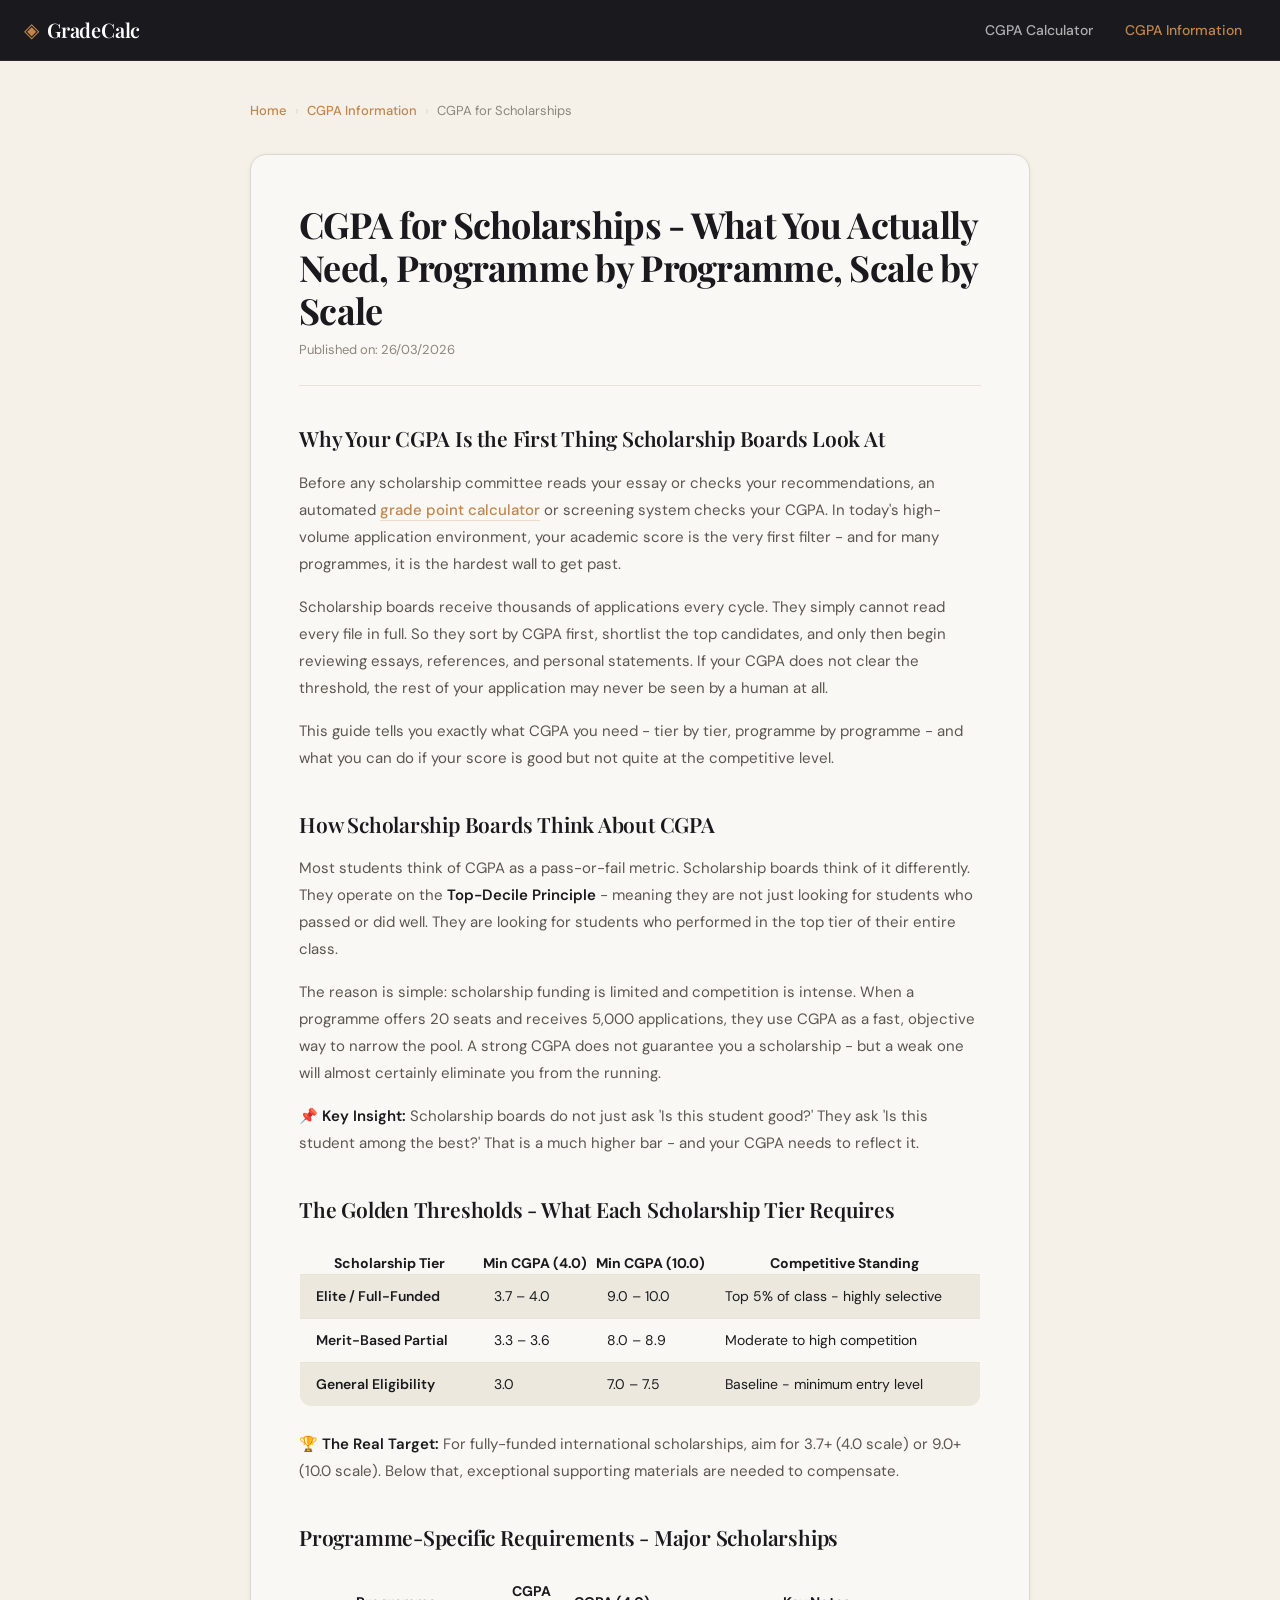
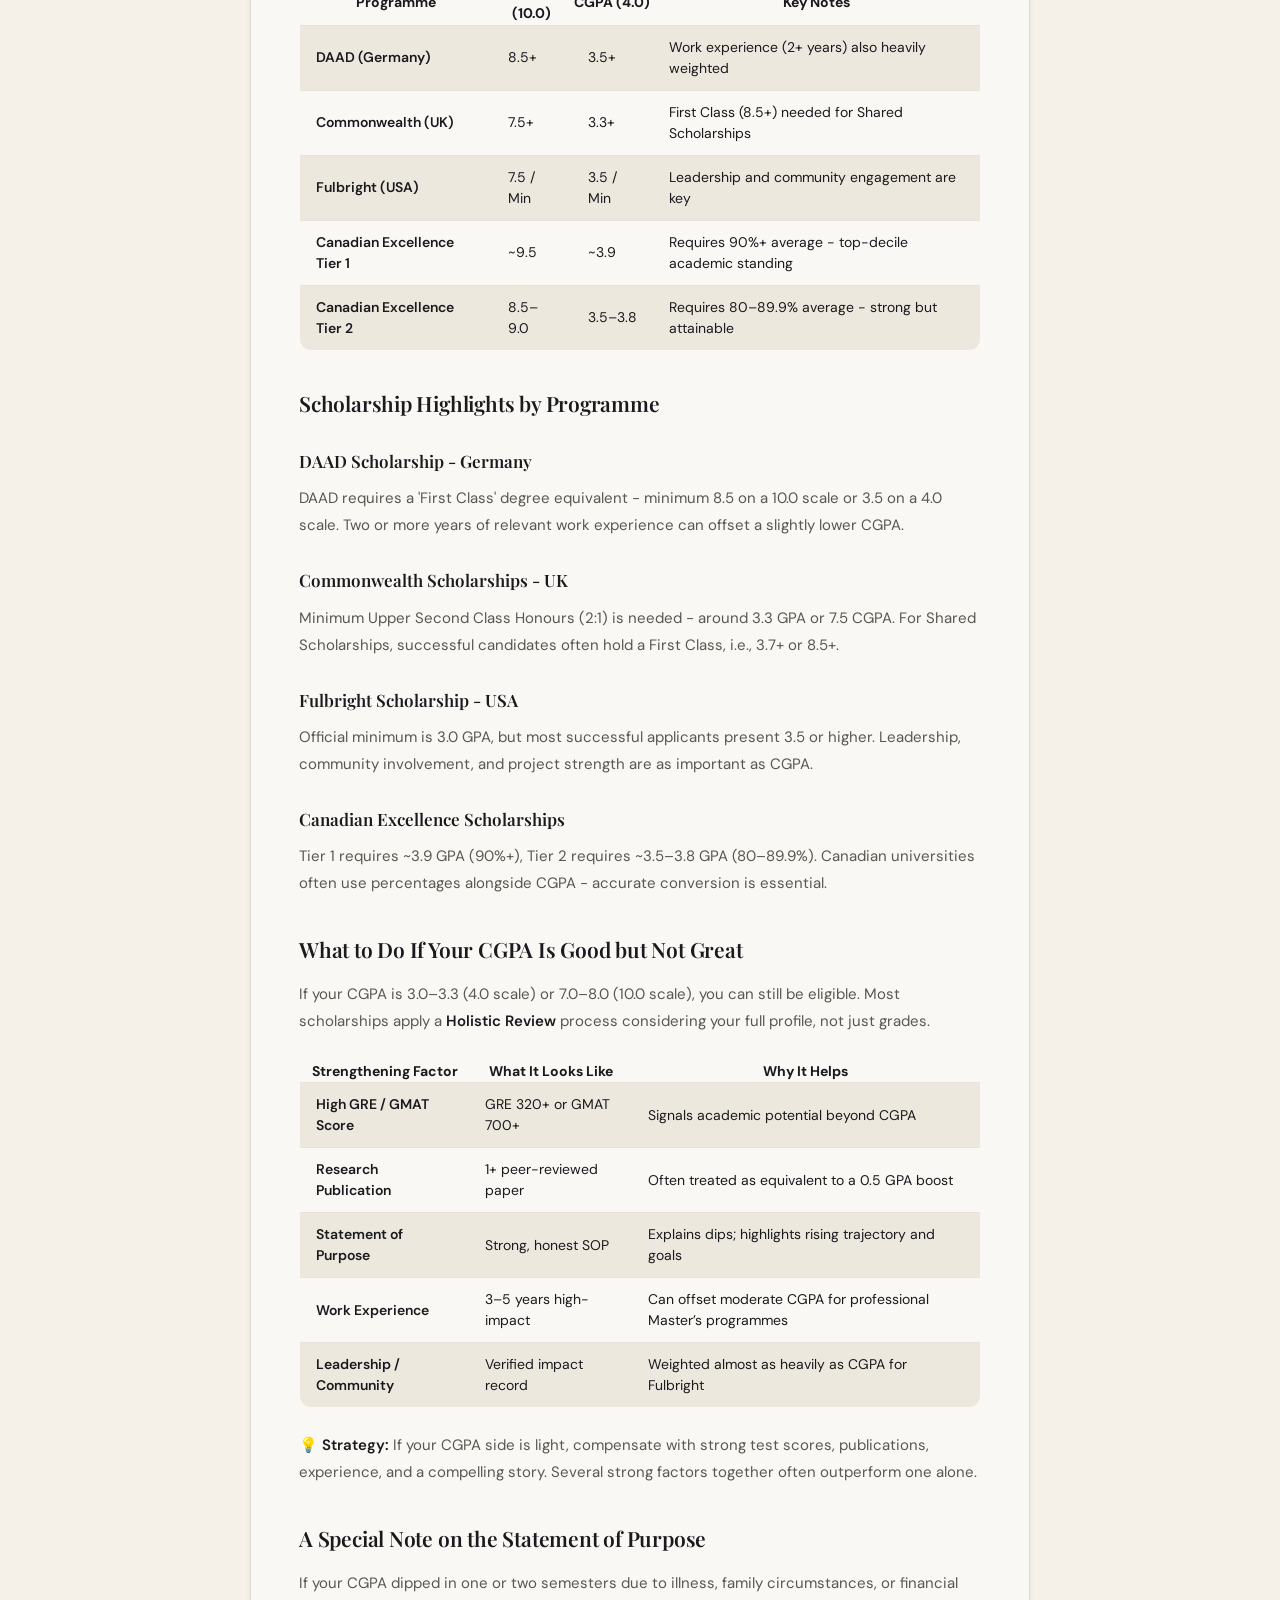
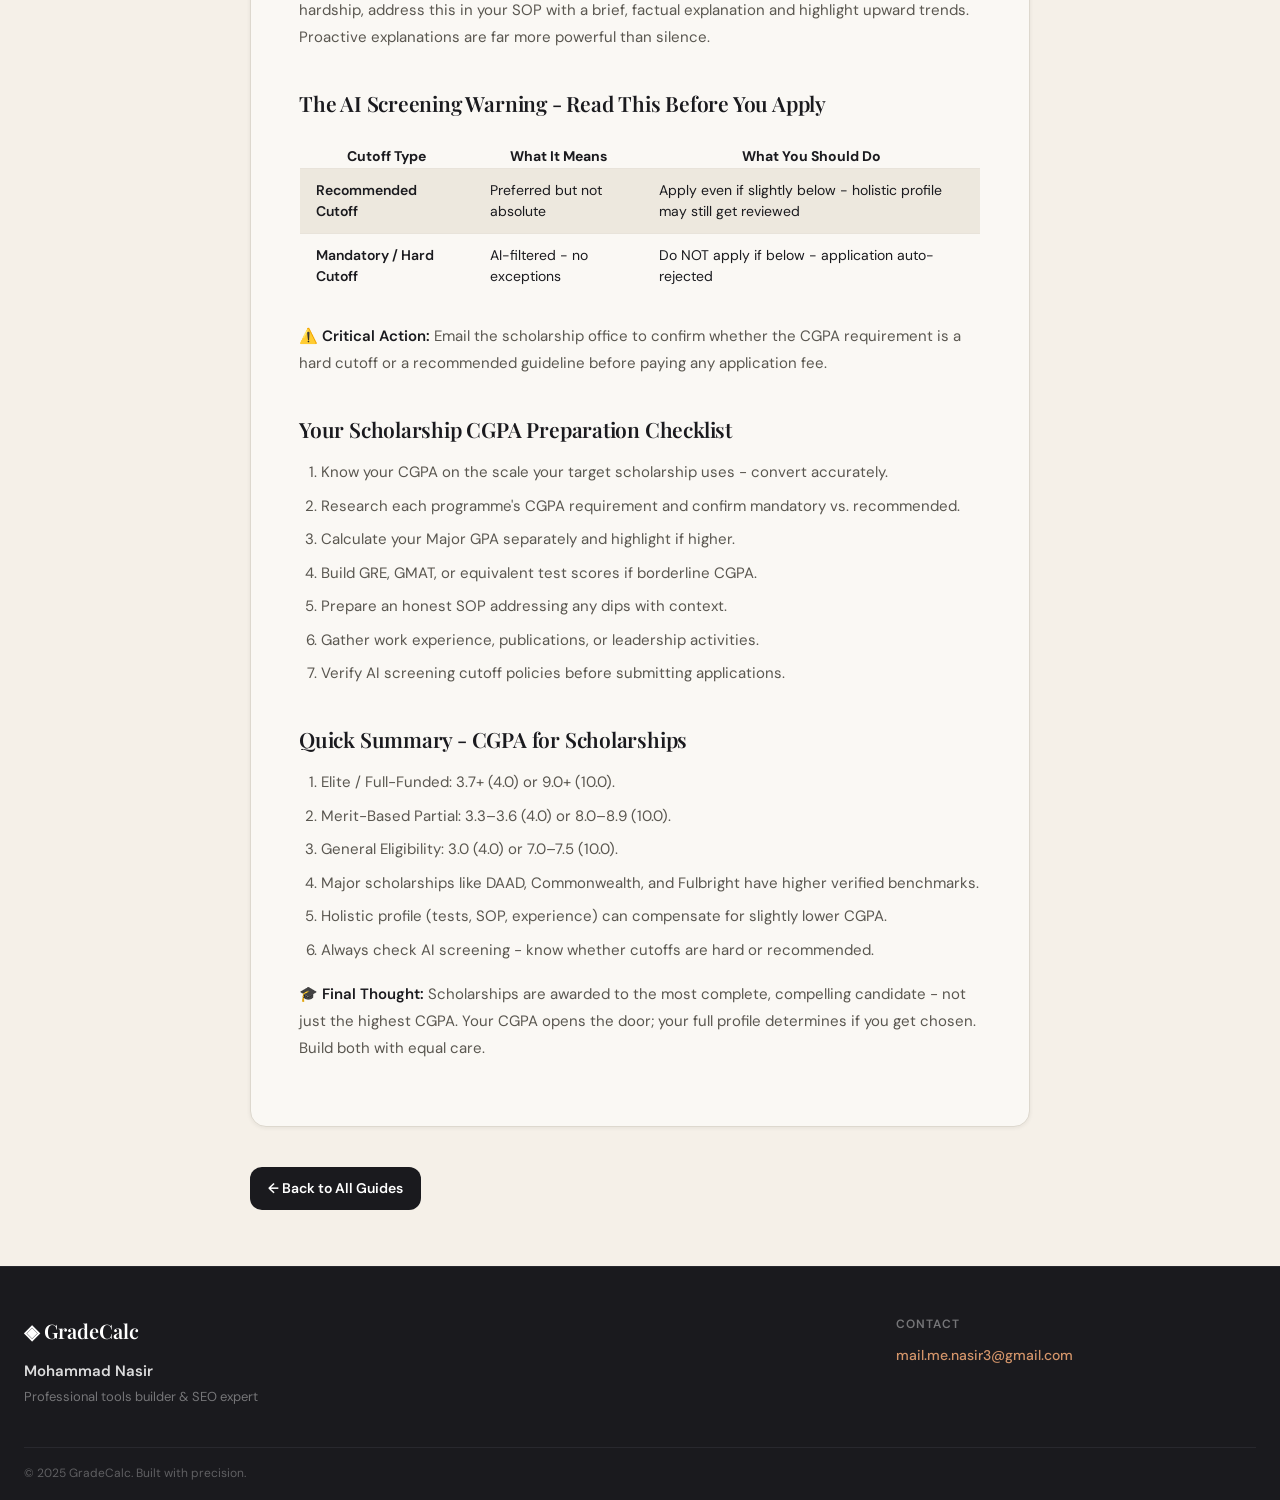
<file: cgpa-for-scholarships.html>
<!DOCTYPE html>
<html lang="en">
<head>
  <meta charset="UTF-8" />
  <meta name="viewport" content="width=device-width, initial-scale=1.0" />
  <title>CGPA for Scholarships – GradeCalc</title>
  <link rel="canonical" href="https://cgpacalculator.dev/cgpa-for-scholarships" />
  <link rel="icon" type="image/webp" href="cgpa-calculator-logo.webp" />
  <link href="https://fonts.googleapis.com/css2?family=Playfair+Display:wght@400;600;700&family=DM+Sans:wght@300;400;500;600&display=swap" rel="stylesheet" />
  <link rel="stylesheet" href="style.css" />
</head>
<body>

  <!-- HEADER -->
  <header class="header">
    <div class="header-inner">
      <a href="index.html" class="logo">
        <span class="logo-icon">◈</span>
        <span class="logo-text">GradeCalc</span>
      </a>
      <nav class="nav-desktop">
        <a href="index.html" class="nav-link">CGPA Calculator</a>
        <a href="cgpa-information.html" class="nav-link active">CGPA Information</a>
      </nav>
      <button class="hamburger" id="hamburger" aria-label="Menu">
        <span></span><span></span><span></span>
      </button>
    </div>
    <div class="mobile-menu" id="mobileMenu">
      <a href="index.html" class="mobile-nav-link">CGPA Calculator</a>
      <a href="cgpa-information.html" class="mobile-nav-link">CGPA Information</a>
    </div>
  </header>

  <!-- MAIN -->
  <main class="blog-page-wrap">

    <!-- Breadcrumb -->
    <nav class="breadcrumb">
      <a href="index.html">Home</a>
      <span class="breadcrumb-sep">›</span>
      <a href="cgpa-information.html">CGPA Information</a>
      <span class="breadcrumb-sep">›</span>
      <span>CGPA for Scholarships</span>
    </nav>

    <article class="blog-article">

<h1>CGPA for Scholarships - What You Actually Need, Programme by Programme, Scale by Scale</h1>
<span class="pub-date">Published on: 26/03/2026</span>

<h2>Why Your CGPA Is the First Thing Scholarship Boards Look At</h2>
<p>Before any scholarship committee reads your essay or checks your recommendations, an automated <a href="https://cgpacalculator.dev/" title="CGPA Calculator">grade point calculator</a> or screening system checks your CGPA. In today's high-volume application environment, your academic score is the very first filter - and for many programmes, it is the hardest wall to get past.</p>

<p>Scholarship boards receive thousands of applications every cycle. They simply cannot read every file in full. So they sort by CGPA first, shortlist the top candidates, and only then begin reviewing essays, references, and personal statements. If your CGPA does not clear the threshold, the rest of your application may never be seen by a human at all.</p>

<p>This guide tells you exactly what CGPA you need - tier by tier, programme by programme - and what you can do if your score is good but not quite at the competitive level.</p>

<h2>How Scholarship Boards Think About CGPA</h2>
<p>Most students think of CGPA as a pass-or-fail metric. Scholarship boards think of it differently. They operate on the <strong>Top-Decile Principle</strong> - meaning they are not just looking for students who passed or did well. They are looking for students who performed in the top tier of their entire class.</p>

<p>The reason is simple: scholarship funding is limited and competition is intense. When a programme offers 20 seats and receives 5,000 applications, they use CGPA as a fast, objective way to narrow the pool. A strong CGPA does not guarantee you a scholarship - but a weak one will almost certainly eliminate you from the running.</p>

<p>📌 <strong>Key Insight:</strong> Scholarship boards do not just ask 'Is this student good?' They ask 'Is this student among the best?' That is a much higher bar - and your CGPA needs to reflect it.</p>

<h2>The Golden Thresholds - What Each Scholarship Tier Requires</h2>

<div class="table-responsive"><table>
<tr>
<th>Scholarship Tier</th>
<th>Min CGPA (4.0)</th>
<th>Min CGPA (10.0)</th>
<th>Competitive Standing</th>
</tr>
<tr><td>Elite / Full-Funded</td><td>3.7 – 4.0</td><td>9.0 – 10.0</td><td>Top 5% of class - highly selective</td></tr>
<tr><td>Merit-Based Partial</td><td>3.3 – 3.6</td><td>8.0 – 8.9</td><td>Moderate to high competition</td></tr>
<tr><td>General Eligibility</td><td>3.0</td><td>7.0 – 7.5</td><td>Baseline - minimum entry level</td></tr>
</table></div>

<p>🏆 <strong>The Real Target:</strong> For fully-funded international scholarships, aim for 3.7+ (4.0 scale) or 9.0+ (10.0 scale). Below that, exceptional supporting materials are needed to compensate.</p>

<h2>Programme-Specific Requirements - Major Scholarships</h2>

<div class="table-responsive"><table>
<tr>
<th>Programme</th>
<th>CGPA (10.0)</th>
<th>CGPA (4.0)</th>
<th>Key Notes</th>
</tr>
<tr><td>DAAD (Germany)</td><td>8.5+</td><td>3.5+</td><td>Work experience (2+ years) also heavily weighted</td></tr>
<tr><td>Commonwealth (UK)</td><td>7.5+</td><td>3.3+</td><td>First Class (8.5+) needed for Shared Scholarships</td></tr>
<tr><td>Fulbright (USA)</td><td>7.5 / Min</td><td>3.5 / Min</td><td>Leadership and community engagement are key</td></tr>
<tr><td>Canadian Excellence Tier 1</td><td>~9.5</td><td>~3.9</td><td>Requires 90%+ average - top-decile academic standing</td></tr>
<tr><td>Canadian Excellence Tier 2</td><td>8.5–9.0</td><td>3.5–3.8</td><td>Requires 80–89.9% average - strong but attainable</td></tr>
</table></div>

<h2>Scholarship Highlights by Programme</h2>

<h3>DAAD Scholarship - Germany</h3>
<p>DAAD requires a 'First Class' degree equivalent - minimum 8.5 on a 10.0 scale or 3.5 on a 4.0 scale. Two or more years of relevant work experience can offset a slightly lower CGPA.</p>

<h3>Commonwealth Scholarships - UK</h3>
<p>Minimum Upper Second Class Honours (2:1) is needed - around 3.3 GPA or 7.5 CGPA. For Shared Scholarships, successful candidates often hold a First Class, i.e., 3.7+ or 8.5+.</p>

<h3>Fulbright Scholarship - USA</h3>
<p>Official minimum is 3.0 GPA, but most successful applicants present 3.5 or higher. Leadership, community involvement, and project strength are as important as CGPA.</p>

<h3>Canadian Excellence Scholarships</h3>
<p>Tier 1 requires ~3.9 GPA (90%+), Tier 2 requires ~3.5–3.8 GPA (80–89.9%). Canadian universities often use percentages alongside CGPA - accurate conversion is essential.</p>

<h2>What to Do If Your CGPA Is Good but Not Great</h2>
<p>If your CGPA is 3.0–3.3 (4.0 scale) or 7.0–8.0 (10.0 scale), you can still be eligible. Most scholarships apply a <strong>Holistic Review</strong> process considering your full profile, not just grades.</p>

<div class="table-responsive"><table>
<tr>
<th>Strengthening Factor</th>
<th>What It Looks Like</th>
<th>Why It Helps</th>
</tr>
<tr><td>High GRE / GMAT Score</td><td>GRE 320+ or GMAT 700+</td><td>Signals academic potential beyond CGPA</td></tr>
<tr><td>Research Publication</td><td>1+ peer-reviewed paper</td><td>Often treated as equivalent to a 0.5 GPA boost</td></tr>
<tr><td>Statement of Purpose</td><td>Strong, honest SOP</td><td>Explains dips; highlights rising trajectory and goals</td></tr>
<tr><td>Work Experience</td><td>3–5 years high-impact</td><td>Can offset moderate CGPA for professional Master’s programmes</td></tr>
<tr><td>Leadership / Community</td><td>Verified impact record</td><td>Weighted almost as heavily as CGPA for Fulbright</td></tr>
</table></div>

<p>💡 <strong>Strategy:</strong> If your CGPA side is light, compensate with strong test scores, publications, experience, and a compelling story. Several strong factors together often outperform one alone.</p>

<h2>A Special Note on the Statement of Purpose</h2>
<p>If your CGPA dipped in one or two semesters due to illness, family circumstances, or financial hardship, address this in your SOP with a brief, factual explanation and highlight upward trends. Proactive explanations are far more powerful than silence.</p>

<h2>The AI Screening Warning - Read This Before You Apply</h2>

<div class="table-responsive"><table>
<tr>
<th>Cutoff Type</th>
<th>What It Means</th>
<th>What You Should Do</th>
</tr>
<tr><td>Recommended Cutoff</td><td>Preferred but not absolute</td><td>Apply even if slightly below - holistic profile may still get reviewed</td></tr>
<tr><td>Mandatory / Hard Cutoff</td><td>AI-filtered - no exceptions</td><td>Do NOT apply if below - application auto-rejected</td></tr>
</table></div>

<p>⚠️ <strong>Critical Action:</strong> Email the scholarship office to confirm whether the CGPA requirement is a hard cutoff or a recommended guideline before paying any application fee.</p>

<h2>Your Scholarship CGPA Preparation Checklist</h2>
<ol>
<li>Know your CGPA on the scale your target scholarship uses - convert accurately.</li>
<li>Research each programme's CGPA requirement and confirm mandatory vs. recommended.</li>
<li>Calculate your Major GPA separately and highlight if higher.</li>
<li>Build GRE, GMAT, or equivalent test scores if borderline CGPA.</li>
<li>Prepare an honest SOP addressing any dips with context.</li>
<li>Gather work experience, publications, or leadership activities.</li>
<li>Verify AI screening cutoff policies before submitting applications.</li>
</ol>

<h2>Quick Summary - CGPA for Scholarships</h2>
<ol>
<li>Elite / Full-Funded: 3.7+ (4.0) or 9.0+ (10.0).</li>
<li>Merit-Based Partial: 3.3–3.6 (4.0) or 8.0–8.9 (10.0).</li>
<li>General Eligibility: 3.0 (4.0) or 7.0–7.5 (10.0).</li>
<li>Major scholarships like DAAD, Commonwealth, and Fulbright have higher verified benchmarks.</li>
<li>Holistic profile (tests, SOP, experience) can compensate for slightly lower CGPA.</li>
<li>Always check AI screening - know whether cutoffs are hard or recommended.</li>
</ol>

<p>🎓 <strong>Final Thought:</strong> Scholarships are awarded to the most complete, compelling candidate - not just the highest CGPA. Your CGPA opens the door; your full profile determines if you get chosen. Build both with equal care.</p>

</article>

    <a href="cgpa-information.html" class="back-link">
      ← Back to All Guides
    </a>

  </main>

  <!-- FOOTER -->
  <footer class="footer">
    <div class="footer-inner">
      <div class="footer-left">
        <div class="footer-logo">◈ GradeCalc</div>
        <div class="footer-author">Mohammad Nasir</div>
        <div class="footer-bio">Professional tools builder &amp; SEO expert</div>
      </div>
      <div class="footer-right">
        <div class="footer-contact-label">Contact</div>
        <a href="mailto:mail.me.nasir3@gmail.com" class="footer-email-link">mail.me.nasir3@gmail.com</a>
      </div>
    </div>
    <div class="footer-bottom">© 2025 GradeCalc. Built with precision.</div>
  </footer>

  <script src="script.js"></script>
</body>
</html>
</file>
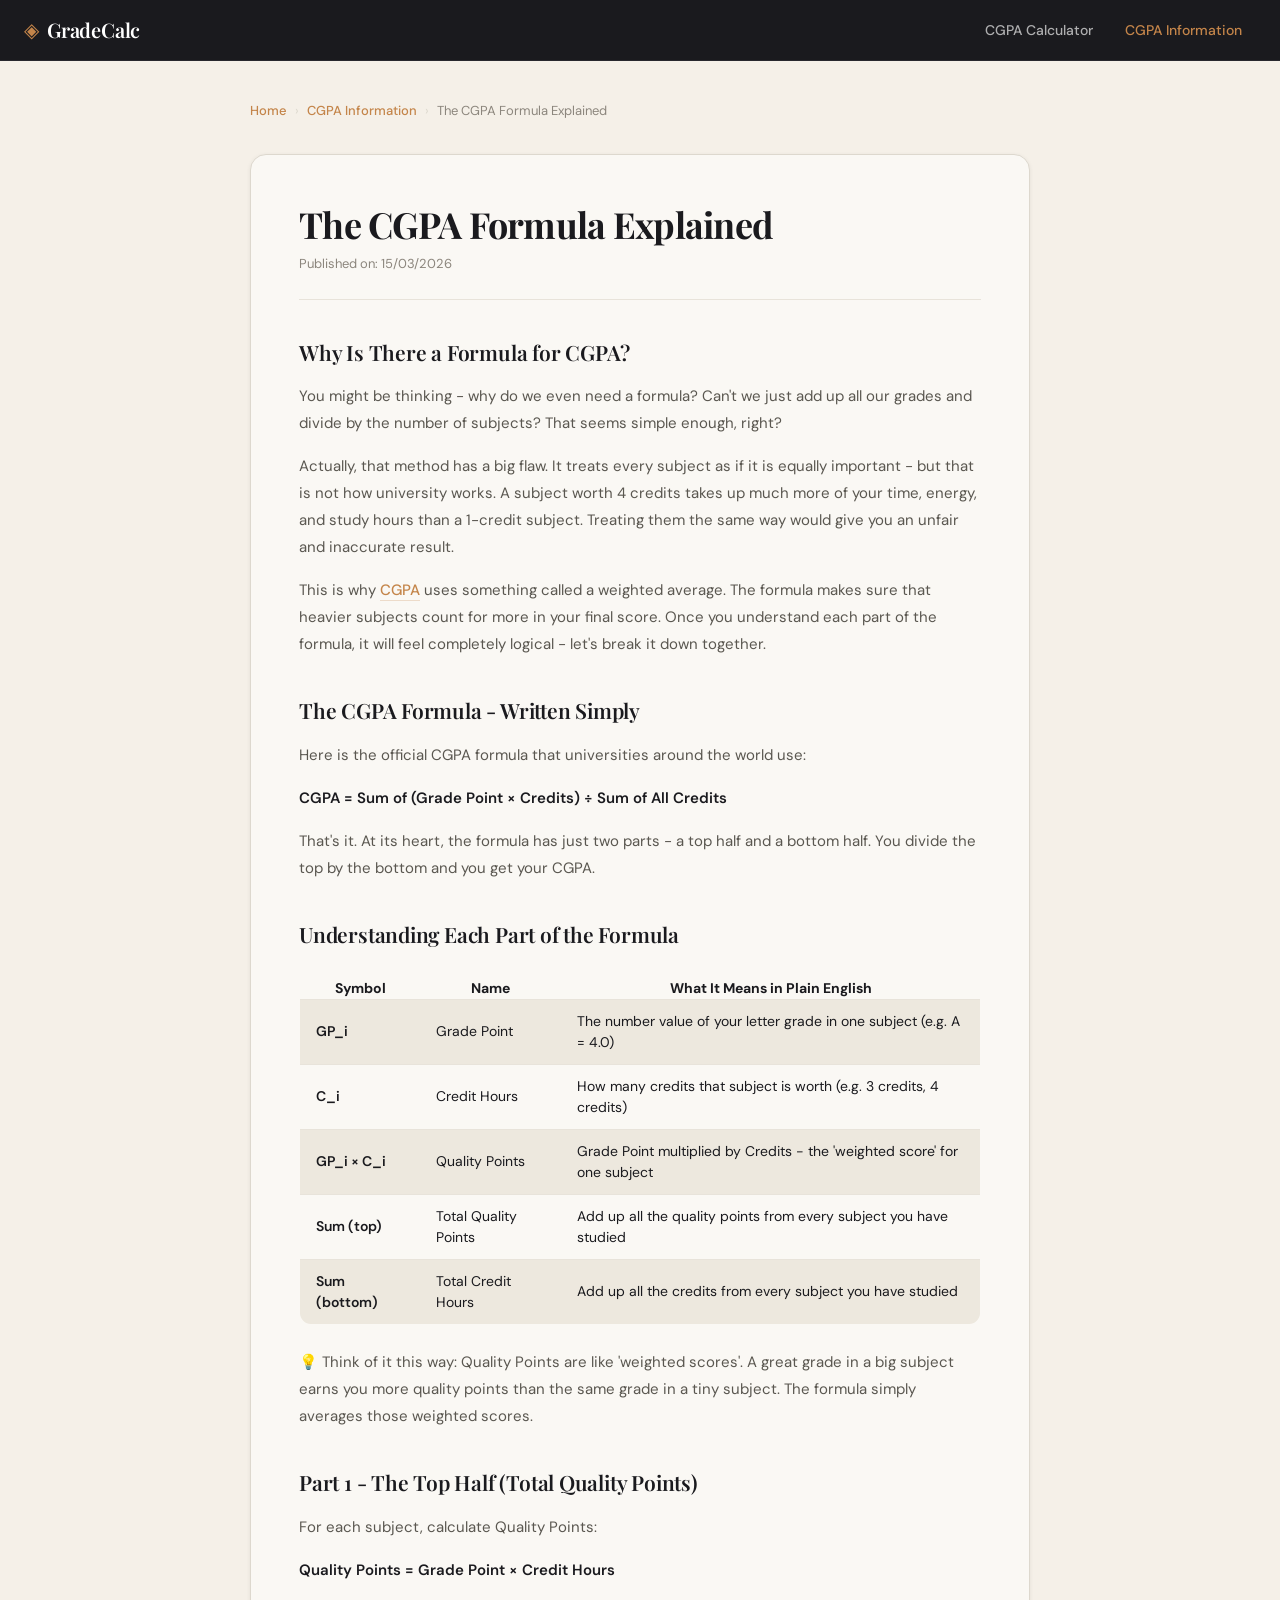
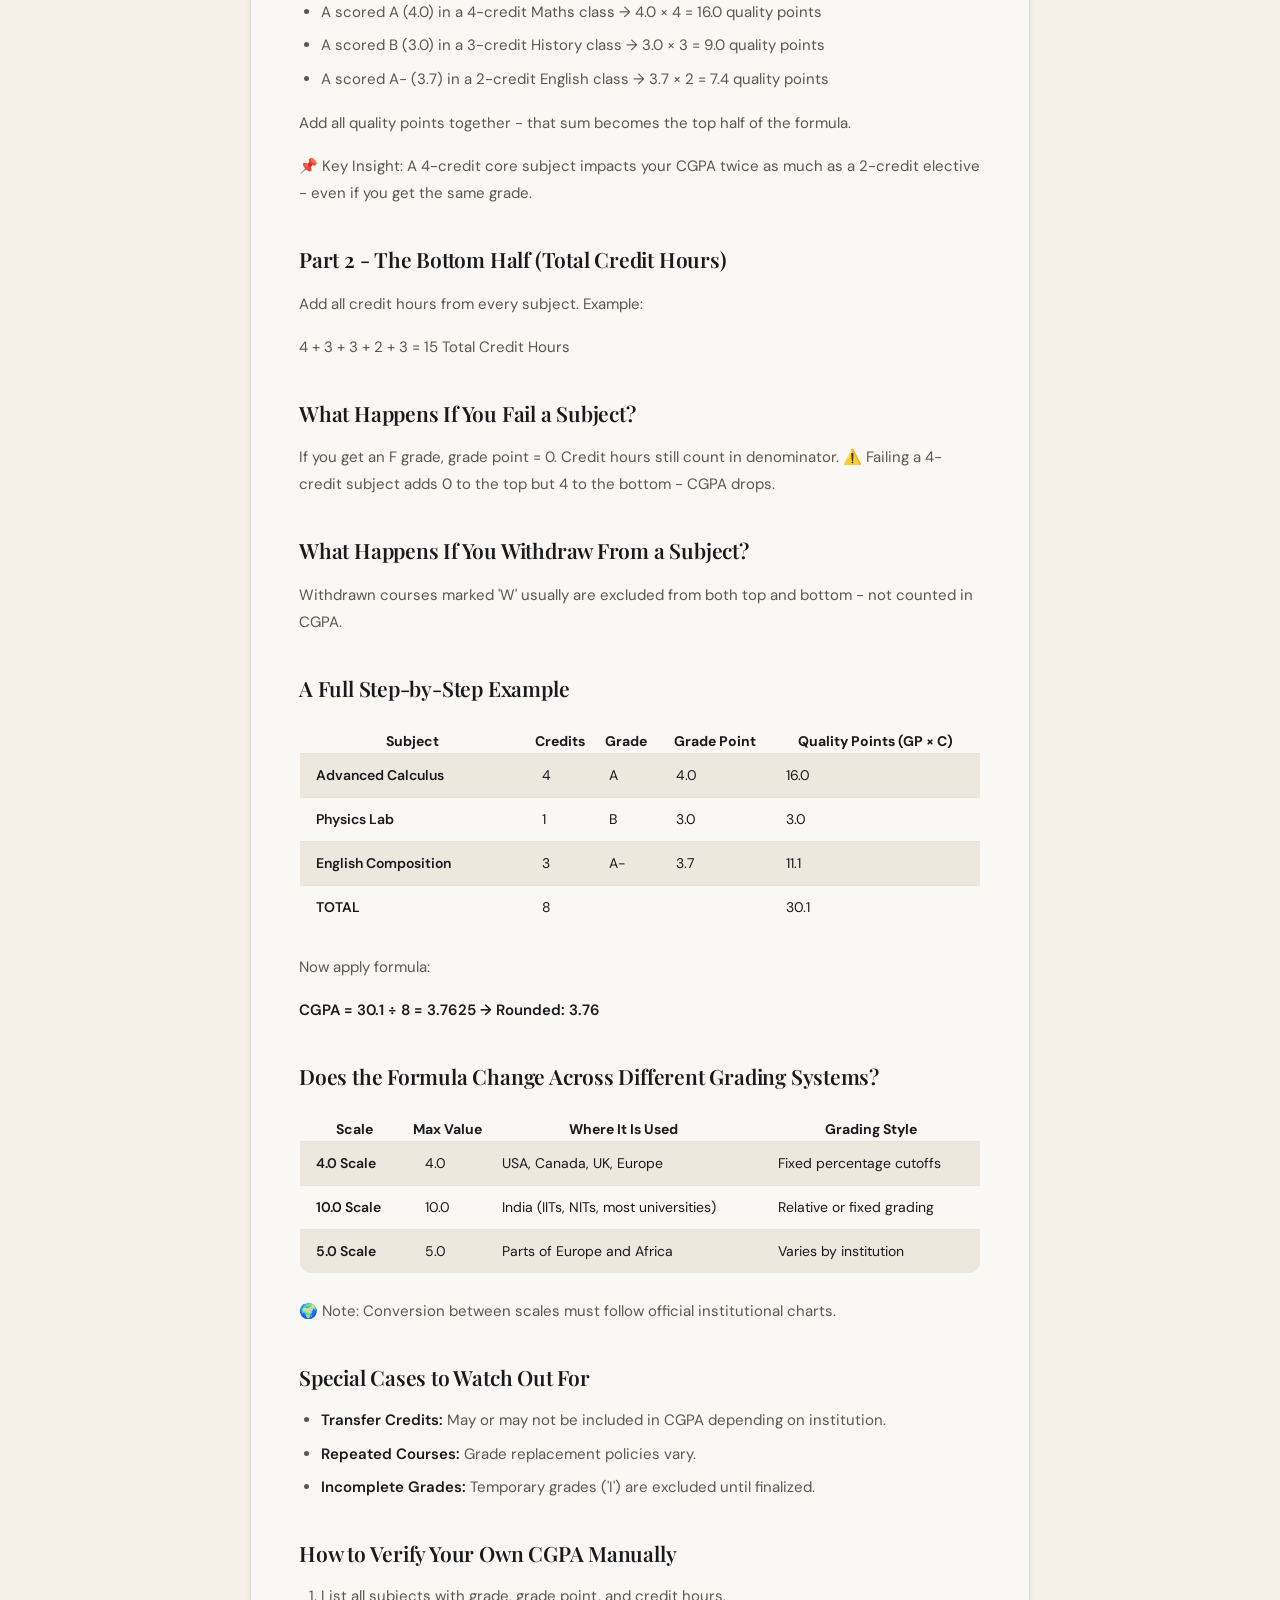
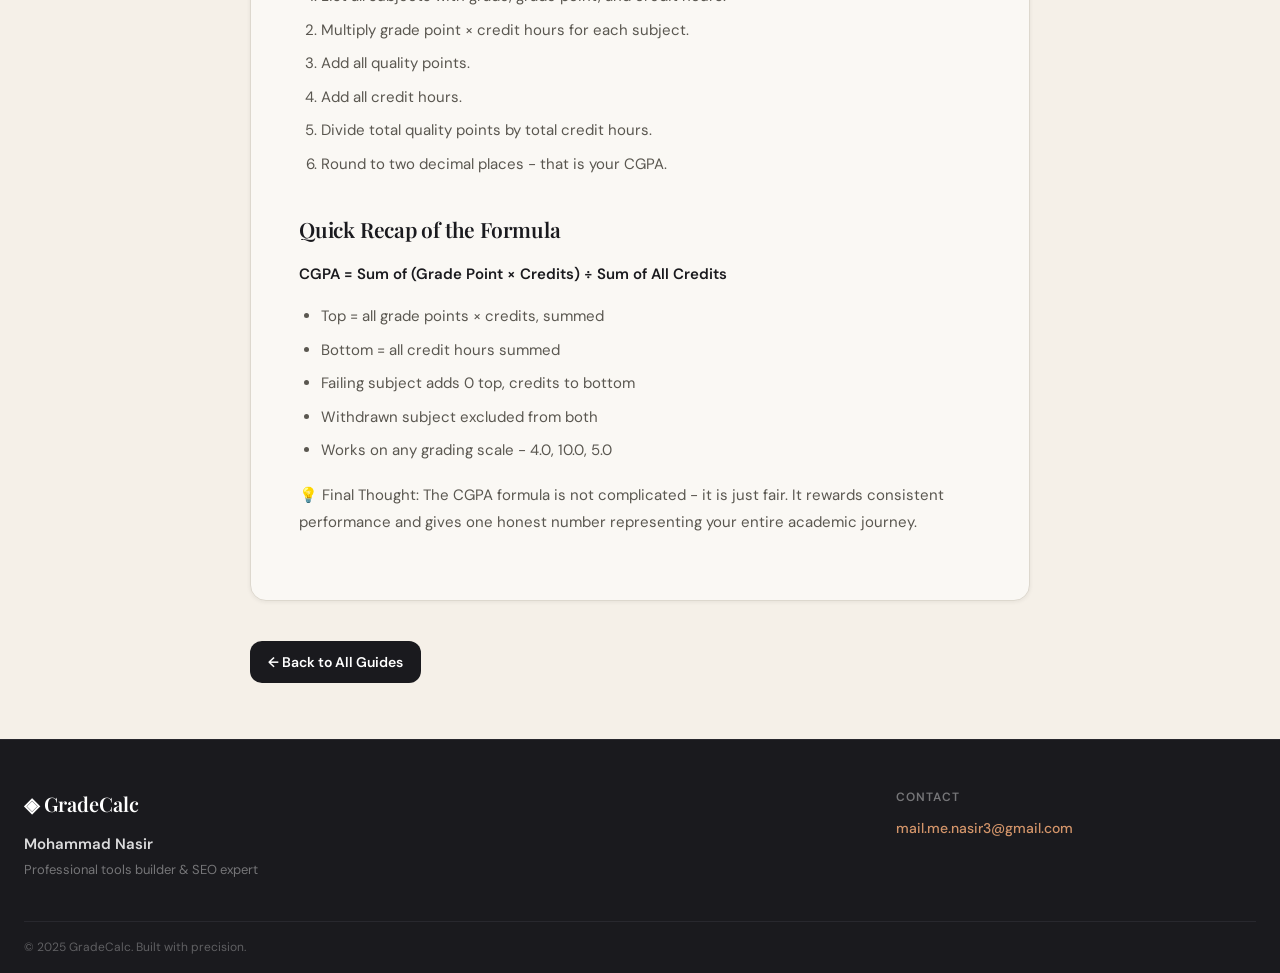
<file: cgpa-formula.html>
<!DOCTYPE html>
<html lang="en">
<head>
  <meta charset="UTF-8" />
  <meta name="viewport" content="width=device-width, initial-scale=1.0" />
  <title>The CGPA Formula Explained – GradeCalc</title>
  <link rel="canonical" href="https://cgpacalculator.dev/cgpa-formula" />
  <link rel="icon" type="image/webp" href="cgpa-calculator-logo.webp" />
  <link href="https://fonts.googleapis.com/css2?family=Playfair+Display:wght@400;600;700&family=DM+Sans:wght@300;400;500;600&display=swap" rel="stylesheet" />
  <link rel="stylesheet" href="style.css" />
</head>
<body>

  <!-- HEADER -->
  <header class="header">
    <div class="header-inner">
      <a href="index.html" class="logo">
        <span class="logo-icon">◈</span>
        <span class="logo-text">GradeCalc</span>
      </a>
      <nav class="nav-desktop">
        <a href="index.html" class="nav-link">CGPA Calculator</a>
        <a href="cgpa-information.html" class="nav-link active">CGPA Information</a>
      </nav>
      <button class="hamburger" id="hamburger" aria-label="Menu">
        <span></span><span></span><span></span>
      </button>
    </div>
    <div class="mobile-menu" id="mobileMenu">
      <a href="index.html" class="mobile-nav-link">CGPA Calculator</a>
      <a href="cgpa-information.html" class="mobile-nav-link">CGPA Information</a>
    </div>
  </header>

  <!-- MAIN -->
  <main class="blog-page-wrap">

    <!-- Breadcrumb -->
    <nav class="breadcrumb">
      <a href="index.html">Home</a>
      <span class="breadcrumb-sep">›</span>
      <a href="cgpa-information.html">CGPA Information</a>
      <span class="breadcrumb-sep">›</span>
      <span>The CGPA Formula Explained</span>
    </nav>

    <article class="blog-article">

<h1>The CGPA Formula Explained</h1>
<span class="pub-date">Published on: 15/03/2026</span>

<h2>Why Is There a Formula for CGPA?</h2>
<p>You might be thinking - why do we even need a formula? Can't we just add up all our grades and divide by the number of subjects? That seems simple enough, right?</p>

<p>Actually, that method has a big flaw. It treats every subject as if it is equally important - but that is not how university works. A subject worth 4 credits takes up much more of your time, energy, and study hours than a 1-credit subject. Treating them the same way would give you an unfair and inaccurate result.</p>

<p>This is why <a href="https://cgpacalculator.dev/" title="CGPA Calculator">CGPA</a> uses something called a weighted average. The formula makes sure that heavier subjects count for more in your final score. Once you understand each part of the formula, it will feel completely logical - let's break it down together.</p>

<h2>The CGPA Formula - Written Simply</h2>
<p>Here is the official CGPA formula that universities around the world use:</p>
<p><strong>CGPA = Sum of (Grade Point × Credits) ÷ Sum of All Credits</strong></p>

<p>That's it. At its heart, the formula has just two parts - a top half and a bottom half. You divide the top by the bottom and you get your CGPA.</p>

<h2>Understanding Each Part of the Formula</h2>

<div class="table-responsive"><table>
<tr>
<th>Symbol</th>
<th>Name</th>
<th>What It Means in Plain English</th>
</tr>
<tr>
<td>GP_i</td>
<td>Grade Point</td>
<td>The number value of your letter grade in one subject (e.g. A = 4.0)</td>
</tr>
<tr>
<td>C_i</td>
<td>Credit Hours</td>
<td>How many credits that subject is worth (e.g. 3 credits, 4 credits)</td>
</tr>
<tr>
<td>GP_i × C_i</td>
<td>Quality Points</td>
<td>Grade Point multiplied by Credits - the 'weighted score' for one subject</td>
</tr>
<tr>
<td>Sum (top)</td>
<td>Total Quality Points</td>
<td>Add up all the quality points from every subject you have studied</td>
</tr>
<tr>
<td>Sum (bottom)</td>
<td>Total Credit Hours</td>
<td>Add up all the credits from every subject you have studied</td>
</tr>
</table></div>

<p>💡 Think of it this way: Quality Points are like 'weighted scores'. A great grade in a big subject earns you more quality points than the same grade in a tiny subject. The formula simply averages those weighted scores.</p>

<h2>Part 1 - The Top Half (Total Quality Points)</h2>
<p>For each subject, calculate Quality Points:</p>
<p><strong>Quality Points = Grade Point × Credit Hours</strong></p>

<ul>
<li>A scored A (4.0) in a 4-credit Maths class → 4.0 × 4 = 16.0 quality points</li>
<li>A scored B (3.0) in a 3-credit History class → 3.0 × 3 = 9.0 quality points</li>
<li>A scored A- (3.7) in a 2-credit English class → 3.7 × 2 = 7.4 quality points</li>
</ul>

<p>Add all quality points together - that sum becomes the top half of the formula.</p>
<p>📌 Key Insight: A 4-credit core subject impacts your CGPA twice as much as a 2-credit elective - even if you get the same grade.</p>

<h2>Part 2 - The Bottom Half (Total Credit Hours)</h2>
<p>Add all credit hours from every subject. Example:</p>
<p>4 + 3 + 3 + 2 + 3 = 15 Total Credit Hours</p>

<h2>What Happens If You Fail a Subject?</h2>
<p>If you get an F grade, grade point = 0. Credit hours still count in denominator. ⚠️ Failing a 4-credit subject adds 0 to the top but 4 to the bottom - CGPA drops.</p>

<h2>What Happens If You Withdraw From a Subject?</h2>
<p>Withdrawn courses marked 'W' usually are excluded from both top and bottom - not counted in CGPA.</p>

<h2>A Full Step-by-Step Example</h2>
<div class="table-responsive"><table>
<tr>
<th>Subject</th>
<th>Credits</th>
<th>Grade</th>
<th>Grade Point</th>
<th>Quality Points (GP × C)</th>
</tr>
<tr>
<td>Advanced Calculus</td>
<td>4</td>
<td>A</td>
<td>4.0</td>
<td>16.0</td>
</tr>
<tr>
<td>Physics Lab</td>
<td>1</td>
<td>B</td>
<td>3.0</td>
<td>3.0</td>
</tr>
<tr>
<td>English Composition</td>
<td>3</td>
<td>A-</td>
<td>3.7</td>
<td>11.1</td>
</tr>
<tr>
<td><strong>TOTAL</strong></td>
<td>8</td>
<td></td>
<td></td>
<td>30.1</td>
</tr>
</table></div>

<p>Now apply formula:</p>
<p><strong>CGPA = 30.1 ÷ 8 = 3.7625 → Rounded: 3.76</strong></p>

<h2>Does the Formula Change Across Different Grading Systems?</h2>

<div class="table-responsive"><table>
<tr>
<th>Scale</th>
<th>Max Value</th>
<th>Where It Is Used</th>
<th>Grading Style</th>
</tr>
<tr>
<td>4.0 Scale</td>
<td>4.0</td>
<td>USA, Canada, UK, Europe</td>
<td>Fixed percentage cutoffs</td>
</tr>
<tr>
<td>10.0 Scale</td>
<td>10.0</td>
<td>India (IITs, NITs, most universities)</td>
<td>Relative or fixed grading</td>
</tr>
<tr>
<td>5.0 Scale</td>
<td>5.0</td>
<td>Parts of Europe and Africa</td>
<td>Varies by institution</td>
</tr>
</table></div>

<p>🌍 Note: Conversion between scales must follow official institutional charts.</p>

<h2>Special Cases to Watch Out For</h2>
<ul>
<li><strong>Transfer Credits:</strong> May or may not be included in CGPA depending on institution.</li>
<li><strong>Repeated Courses:</strong> Grade replacement policies vary.</li>
<li><strong>Incomplete Grades:</strong> Temporary grades ('I') are excluded until finalized.</li>
</ul>

<h2>How to Verify Your Own CGPA Manually</h2>
<ol>
<li>List all subjects with grade, grade point, and credit hours.</li>
<li>Multiply grade point × credit hours for each subject.</li>
<li>Add all quality points.</li>
<li>Add all credit hours.</li>
<li>Divide total quality points by total credit hours.</li>
<li>Round to two decimal places - that is your CGPA.</li>
</ol>

<h2>Quick Recap of the Formula</h2>
<p><strong>CGPA = Sum of (Grade Point × Credits) ÷ Sum of All Credits</strong></p>
<ul>
<li>Top = all grade points × credits, summed</li>
<li>Bottom = all credit hours summed</li>
<li>Failing subject adds 0 top, credits to bottom</li>
<li>Withdrawn subject excluded from both</li>
<li>Works on any grading scale - 4.0, 10.0, 5.0</li>
</ul>

<p>💡 Final Thought: The CGPA formula is not complicated - it is just fair. It rewards consistent performance and gives one honest number representing your entire academic journey.</p>

</article>

    <a href="cgpa-information.html" class="back-link">
      ← Back to All Guides
    </a>

  </main>

  <!-- FOOTER -->
  <footer class="footer">
    <div class="footer-inner">
      <div class="footer-left">
        <div class="footer-logo">◈ GradeCalc</div>
        <div class="footer-author">Mohammad Nasir</div>
        <div class="footer-bio">Professional tools builder &amp; SEO expert</div>
      </div>
      <div class="footer-right">
        <div class="footer-contact-label">Contact</div>
        <a href="mailto:mail.me.nasir3@gmail.com" class="footer-email-link">mail.me.nasir3@gmail.com</a>
      </div>
    </div>
    <div class="footer-bottom">© 2025 GradeCalc. Built with precision.</div>
  </footer>

  <script src="script.js"></script>
</body>
</html>
</file>
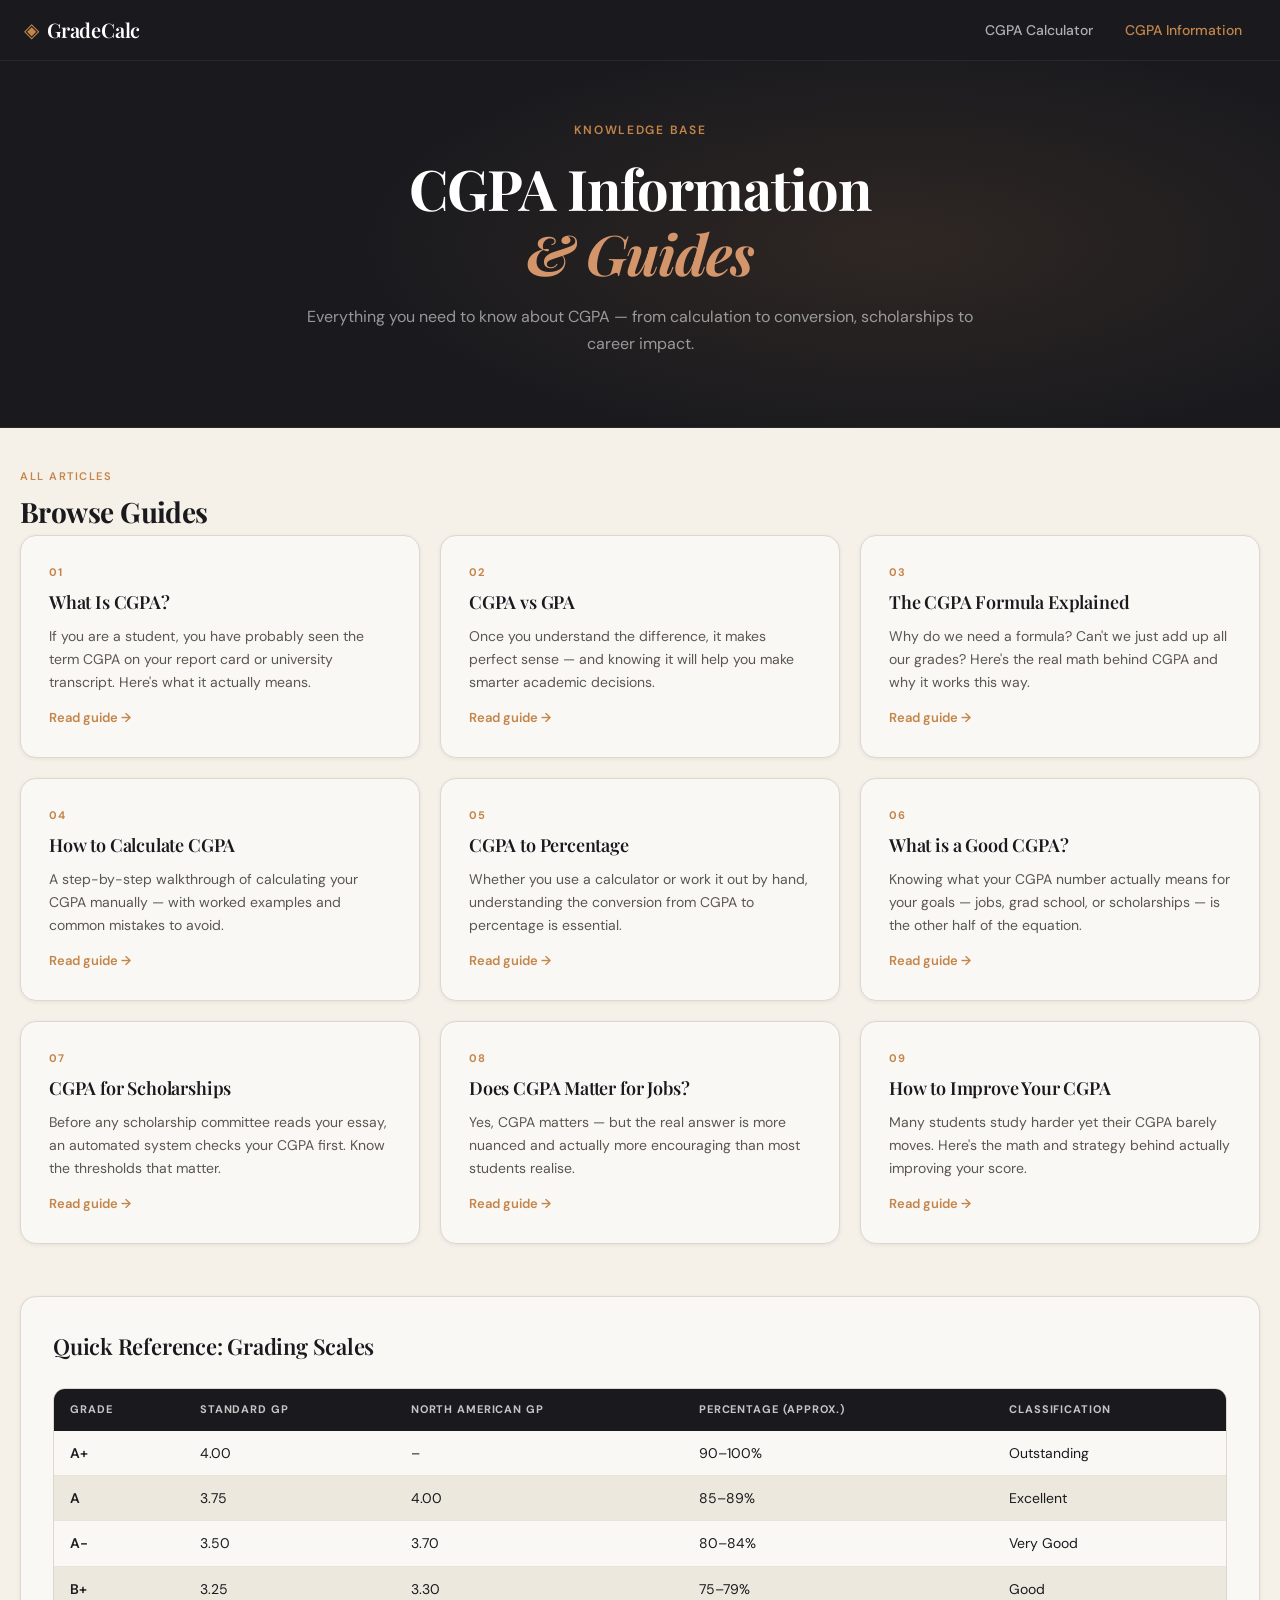
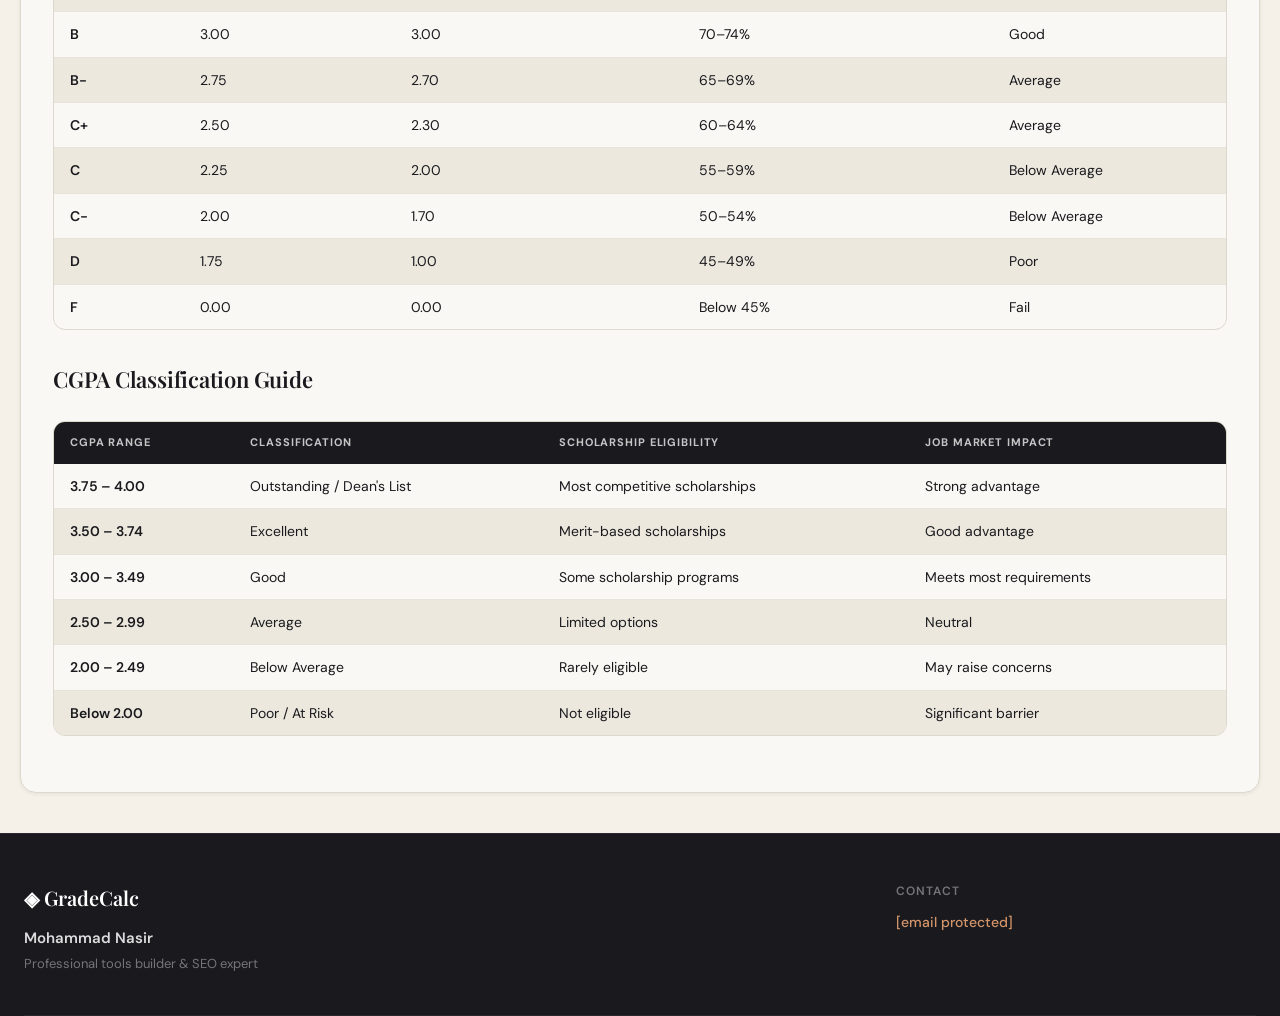
<file: cgpa-information.html>
<!DOCTYPE html>
<html lang="en">
<head>
  <meta charset="UTF-8" />
  <meta name="viewport" content="width=device-width, initial-scale=1.0" />
  <title>CGPA Information & Guides – GradeCalc</title>
  <link rel="canonical" href="https://cgpacalculator.dev/cgpa-information" />
  <meta name="description" content="Learn everything about CGPA – what it is, how to calculate, convert to percentage, and improve your CGPA with guides and tips." />
  <link rel="icon" type="image/webp" href="cgpa-calculator-logo.webp" />
  <link href="https://fonts.googleapis.com/css2?family=Playfair+Display:wght@400;600;700&family=DM+Sans:wght@300;400;500;600&display=swap" rel="stylesheet" />
  <link rel="stylesheet" href="style.css" />
</head>
<body>

  <!-- HEADER -->
  <header class="header">
    <div class="header-inner">
      <a href="index.html" class="logo">
        <span class="logo-icon">◈</span>
        <span class="logo-text">GradeCalc</span>
      </a>
      <nav class="nav-desktop">
        <a href="index.html" class="nav-link">CGPA Calculator</a>
        <a href="cgpa-information.html" class="nav-link active">CGPA Information</a>
      </nav>
      <button class="hamburger" id="hamburger" aria-label="Menu">
        <span></span><span></span><span></span>
      </button>
    </div>
    <div class="mobile-menu" id="mobileMenu">
      <a href="index.html" class="mobile-nav-link">CGPA Calculator</a>
      <a href="cgpa-information.html" class="mobile-nav-link">CGPA Information</a>
    </div>
  </header>

  <!-- HERO -->
  <section class="hero">
    <div class="hero-inner">
      <p class="hero-eyebrow">Knowledge Base</p>
      <h1 class="hero-title">CGPA Information<br /><em>&amp; Guides</em></h1>
      <p class="hero-sub">Everything you need to know about CGPA — from calculation to conversion, scholarships to career impact.</p>
    </div>
  </section>

  <!-- MAIN -->
  <main class="main-content">

    <span class="section-eyebrow">All Articles</span>
    <h2 class="section-title">Browse Guides</h2>

    <div class="blog-grid">
      <a href="what-is-cgpa.html" class="blog-card">
        <span class="blog-card-num">01</span>
        <h3>What Is CGPA?</h3>
        <p>If you are a student, you have probably seen the term CGPA on your report card or university transcript. Here's what it actually means.</p>
        <span class="blog-card-arrow">Read guide →</span>
      </a>
      <a href="cgpa-vs-gpa.html" class="blog-card">
        <span class="blog-card-num">02</span>
        <h3>CGPA vs GPA</h3>
        <p>Once you understand the difference, it makes perfect sense — and knowing it will help you make smarter academic decisions.</p>
        <span class="blog-card-arrow">Read guide →</span>
      </a>
      <a href="cgpa-formula.html" class="blog-card">
        <span class="blog-card-num">03</span>
        <h3>The CGPA Formula Explained</h3>
        <p>Why do we need a formula? Can't we just add up all our grades? Here's the real math behind CGPA and why it works this way.</p>
        <span class="blog-card-arrow">Read guide →</span>
      </a>
      <a href="how-to-calculate-cgpa.html" class="blog-card">
        <span class="blog-card-num">04</span>
        <h3>How to Calculate CGPA</h3>
        <p>A step-by-step walkthrough of calculating your CGPA manually — with worked examples and common mistakes to avoid.</p>
        <span class="blog-card-arrow">Read guide →</span>
      </a>
      <a href="cgpa-to-percentage.html" class="blog-card">
        <span class="blog-card-num">05</span>
        <h3>CGPA to Percentage</h3>
        <p>Whether you use a calculator or work it out by hand, understanding the conversion from CGPA to percentage is essential.</p>
        <span class="blog-card-arrow">Read guide →</span>
      </a>
      <a href="good-cgpa.html" class="blog-card">
        <span class="blog-card-num">06</span>
        <h3>What is a Good CGPA?</h3>
        <p>Knowing what your CGPA number actually means for your goals — jobs, grad school, or scholarships — is the other half of the equation.</p>
        <span class="blog-card-arrow">Read guide →</span>
      </a>
      <a href="cgpa-for-scholarships.html" class="blog-card">
        <span class="blog-card-num">07</span>
        <h3>CGPA for Scholarships</h3>
        <p>Before any scholarship committee reads your essay, an automated system checks your CGPA first. Know the thresholds that matter.</p>
        <span class="blog-card-arrow">Read guide →</span>
      </a>
      <a href="cgpa-for-jobs.html" class="blog-card">
        <span class="blog-card-num">08</span>
        <h3>Does CGPA Matter for Jobs?</h3>
        <p>Yes, CGPA matters — but the real answer is more nuanced and actually more encouraging than most students realise.</p>
        <span class="blog-card-arrow">Read guide →</span>
      </a>
      <a href="improve-cgpa.html" class="blog-card">
        <span class="blog-card-num">09</span>
        <h3>How to Improve Your CGPA</h3>
        <p>Many students study harder yet their CGPA barely moves. Here's the math and strategy behind actually improving your score.</p>
        <span class="blog-card-arrow">Read guide →</span>
      </a>
    </div>

    <!-- QUICK REFERENCE TABLES -->
    <div class="quick-ref">
      <h3 class="quick-ref-title">Quick Reference: Grading Scales</h3>
      <p class="table-scroll-hint">← Scroll to see full table</p>
      <div class="table-wrap">
        <table>
          <thead>
            <tr>
              <th>Grade</th><th>Standard GP</th><th>North American GP</th><th>Percentage (approx.)</th><th>Classification</th>
            </tr>
          </thead>
          <tbody>
            <tr><td>A+</td><td>4.00</td><td>–</td><td>90–100%</td><td>Outstanding</td></tr>
            <tr><td>A</td><td>3.75</td><td>4.00</td><td>85–89%</td><td>Excellent</td></tr>
            <tr><td>A−</td><td>3.50</td><td>3.70</td><td>80–84%</td><td>Very Good</td></tr>
            <tr><td>B+</td><td>3.25</td><td>3.30</td><td>75–79%</td><td>Good</td></tr>
            <tr><td>B</td><td>3.00</td><td>3.00</td><td>70–74%</td><td>Good</td></tr>
            <tr><td>B−</td><td>2.75</td><td>2.70</td><td>65–69%</td><td>Average</td></tr>
            <tr><td>C+</td><td>2.50</td><td>2.30</td><td>60–64%</td><td>Average</td></tr>
            <tr><td>C</td><td>2.25</td><td>2.00</td><td>55–59%</td><td>Below Average</td></tr>
            <tr><td>C−</td><td>2.00</td><td>1.70</td><td>50–54%</td><td>Below Average</td></tr>
            <tr><td>D</td><td>1.75</td><td>1.00</td><td>45–49%</td><td>Poor</td></tr>
            <tr><td>F</td><td>0.00</td><td>0.00</td><td>Below 45%</td><td>Fail</td></tr>
          </tbody>
        </table>
      </div>

      <h3 class="quick-ref-title" style="margin-top:32px;">CGPA Classification Guide</h3>
      <p class="table-scroll-hint">← Scroll to see full table</p>
      <div class="table-wrap">
        <table>
          <thead>
            <tr>
              <th>CGPA Range</th><th>Classification</th><th>Scholarship Eligibility</th><th>Job Market Impact</th>
            </tr>
          </thead>
          <tbody>
            <tr><td>3.75 – 4.00</td><td>Outstanding / Dean's List</td><td>Most competitive scholarships</td><td>Strong advantage</td></tr>
            <tr><td>3.50 – 3.74</td><td>Excellent</td><td>Merit-based scholarships</td><td>Good advantage</td></tr>
            <tr><td>3.00 – 3.49</td><td>Good</td><td>Some scholarship programs</td><td>Meets most requirements</td></tr>
            <tr><td>2.50 – 2.99</td><td>Average</td><td>Limited options</td><td>Neutral</td></tr>
            <tr><td>2.00 – 2.49</td><td>Below Average</td><td>Rarely eligible</td><td>May raise concerns</td></tr>
            <tr><td>Below 2.00</td><td>Poor / At Risk</td><td>Not eligible</td><td>Significant barrier</td></tr>
          </tbody>
        </table>
      </div>
    </div>

  </main>

  <!-- FOOTER -->
  <footer class="footer">
    <div class="footer-inner">
      <div class="footer-left">
        <div class="footer-logo">◈ GradeCalc</div>
        <div class="footer-author">Mohammad Nasir</div>
        <div class="footer-bio">Professional tools builder &amp; SEO expert</div>
      </div>
      <div class="footer-right">
        <div class="footer-contact-label">Contact</div>
        <a href="/cdn-cgi/l/email-protection#375a565e5b195a52195956445e450477505a565e5b1954585a" class="footer-email-link"><span class="__cf_email__" data-cfemail="066b676f6a286b63286867756f743546616b676f6a2865696b">[email&#160;protected]</span></a>
      </div>
    </di
</file>
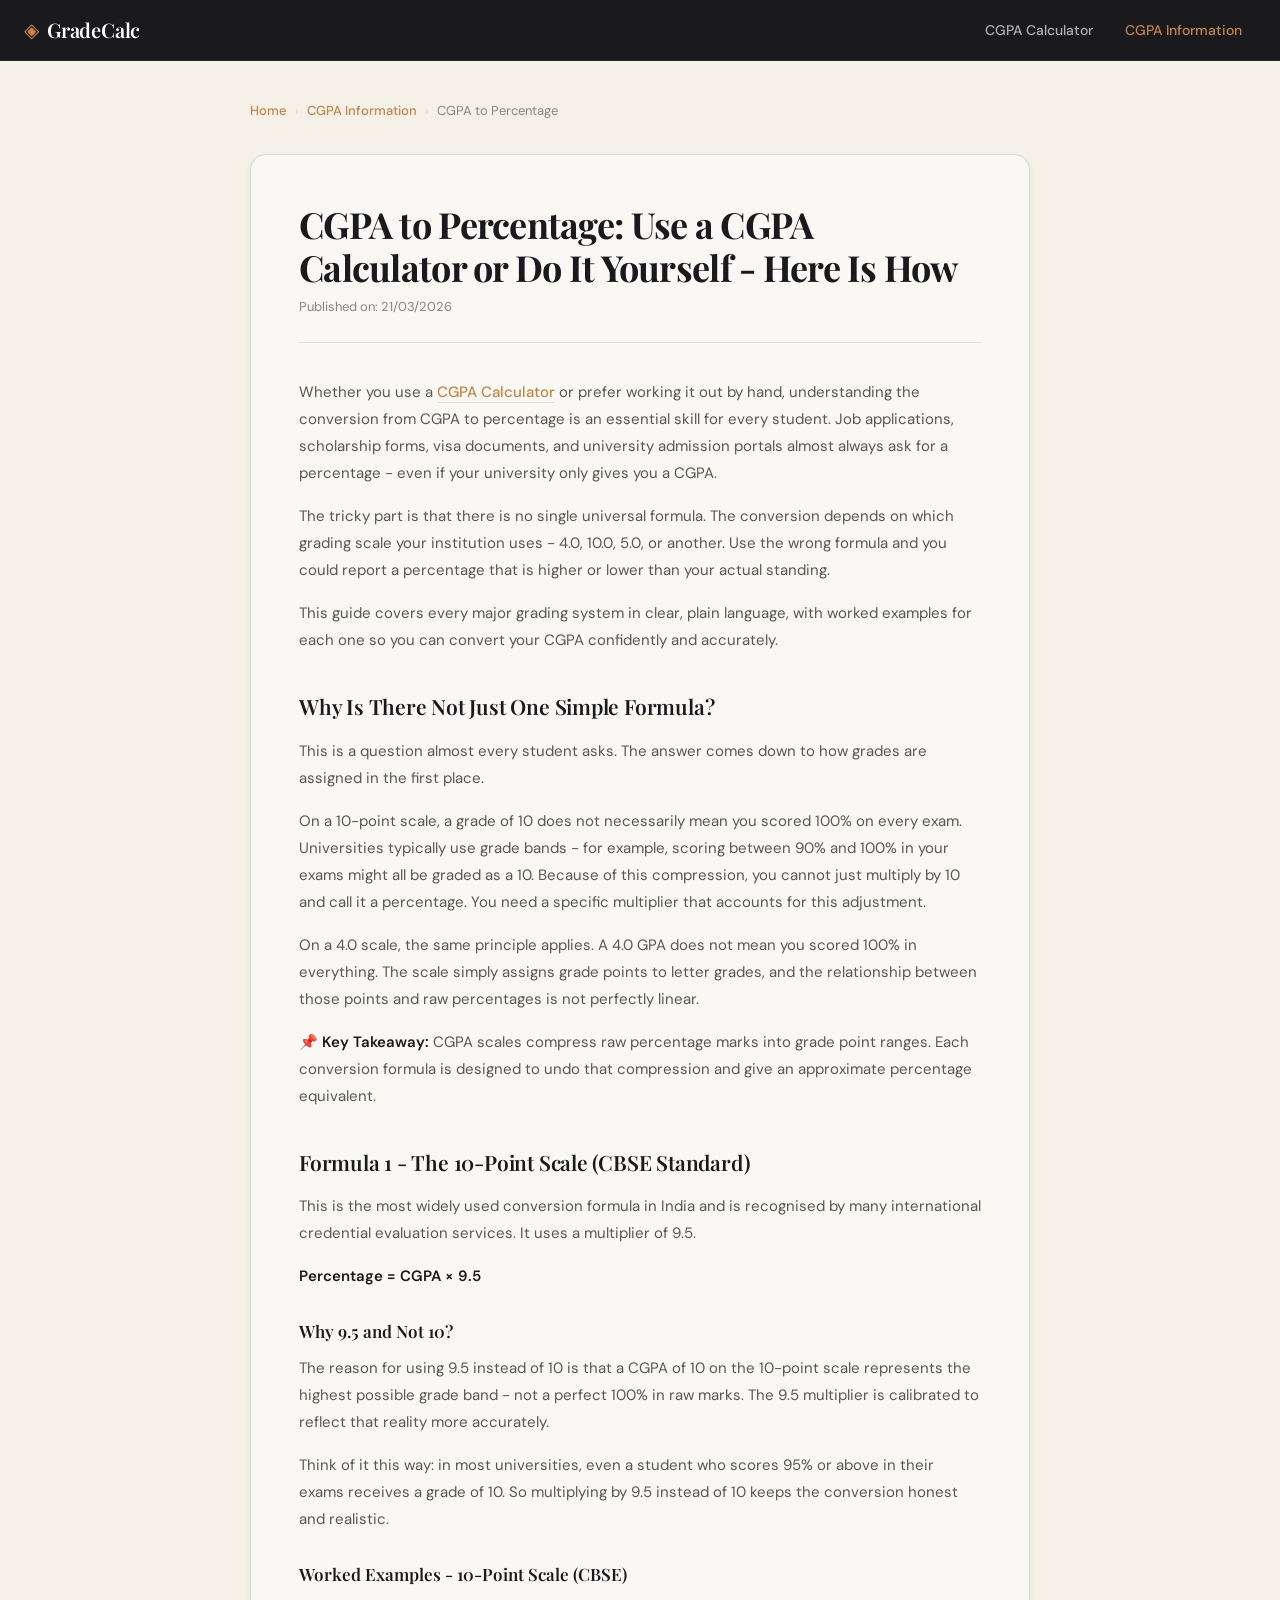
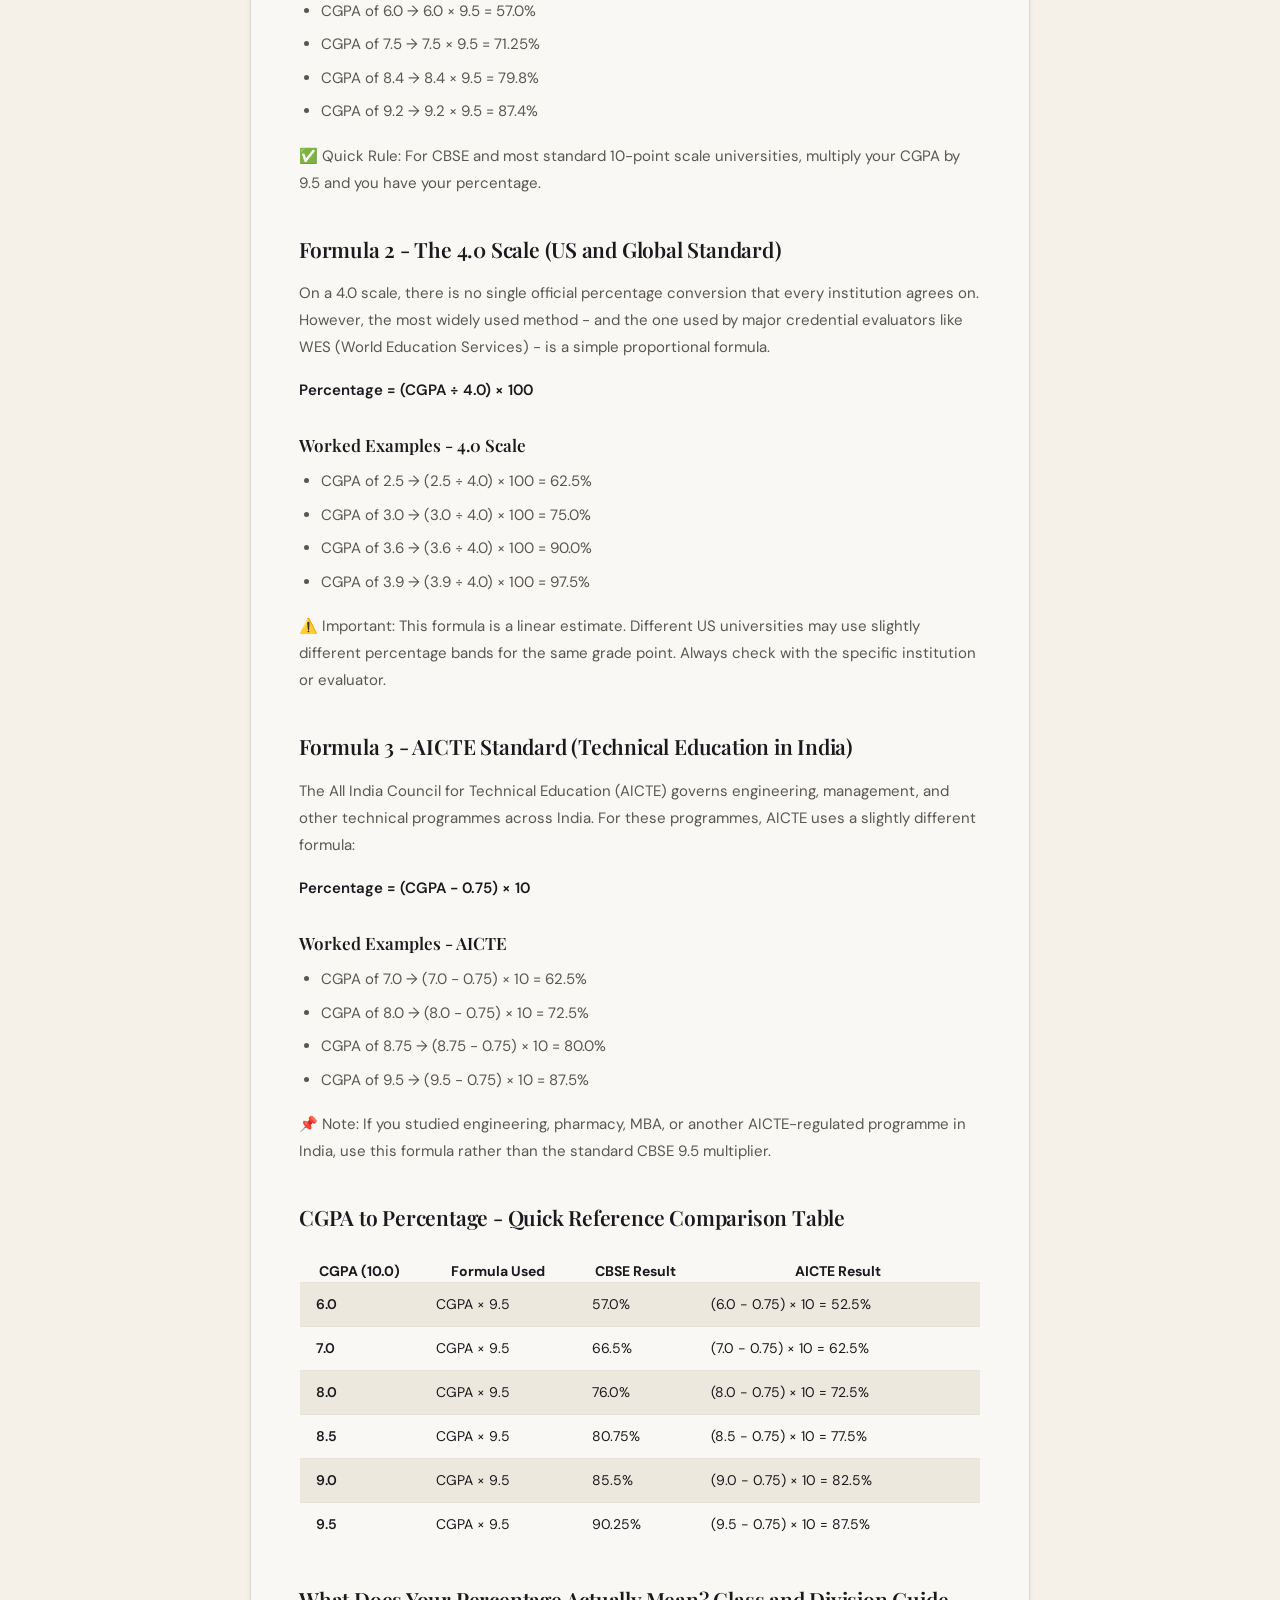
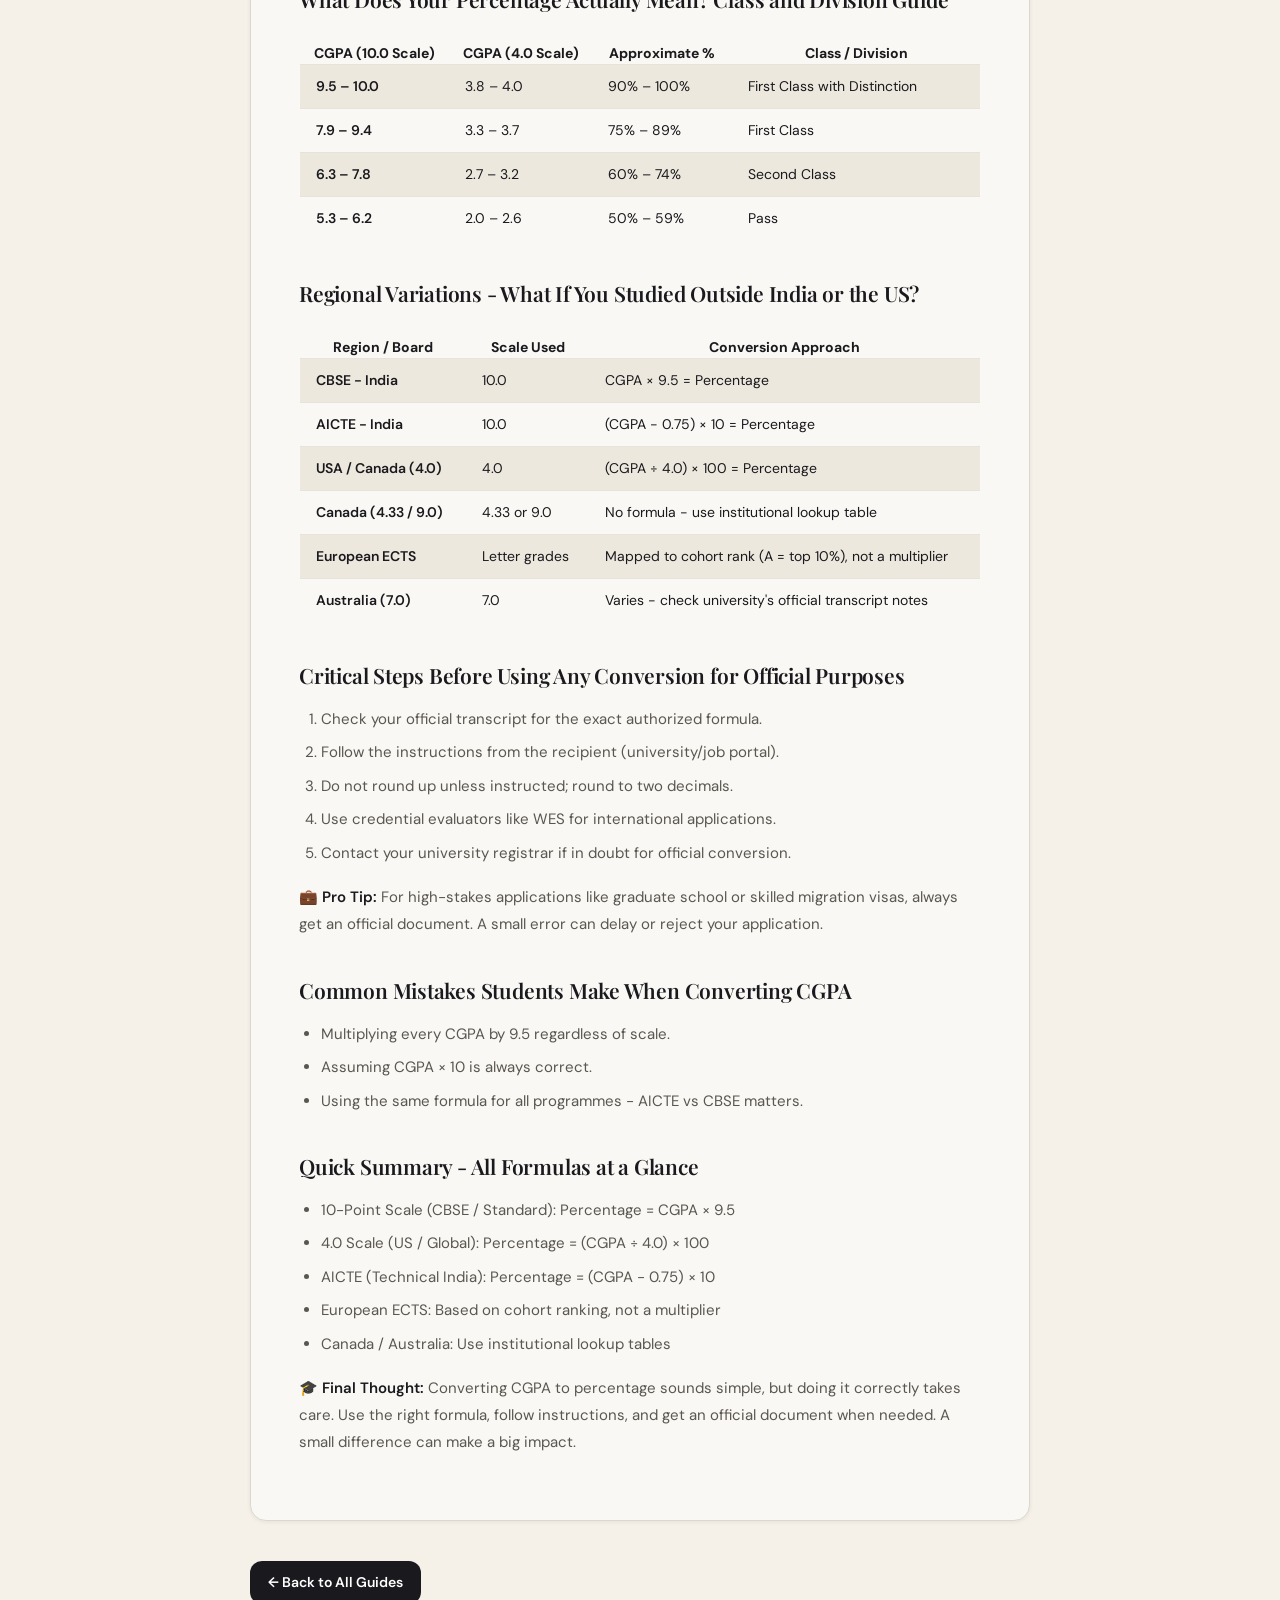
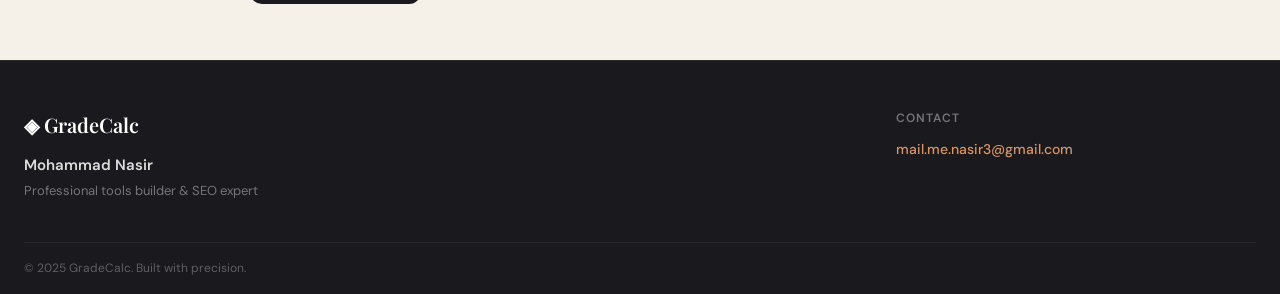
<file: cgpa-to-percentage.html>
<!DOCTYPE html>
<html lang="en">
<head>
  <meta charset="UTF-8" />
  <meta name="viewport" content="width=device-width, initial-scale=1.0" />
  <title>CGPA to Percentage – GradeCalc</title>
  <link rel="canonical" href="https://cgpacalculator.dev/cgpa-to-percentage" />
  <link rel="icon" type="image/webp" href="cgpa-calculator-logo.webp" />
  <link href="https://fonts.googleapis.com/css2?family=Playfair+Display:wght@400;600;700&family=DM+Sans:wght@300;400;500;600&display=swap" rel="stylesheet" />
  <link rel="stylesheet" href="style.css" />
</head>
<body>

  <!-- HEADER -->
  <header class="header">
    <div class="header-inner">
      <a href="index.html" class="logo">
        <span class="logo-icon">◈</span>
        <span class="logo-text">GradeCalc</span>
      </a>
      <nav class="nav-desktop">
        <a href="index.html" class="nav-link">CGPA Calculator</a>
        <a href="cgpa-information.html" class="nav-link active">CGPA Information</a>
      </nav>
      <button class="hamburger" id="hamburger" aria-label="Menu">
        <span></span><span></span><span></span>
      </button>
    </div>
    <div class="mobile-menu" id="mobileMenu">
      <a href="index.html" class="mobile-nav-link">CGPA Calculator</a>
      <a href="cgpa-information.html" class="mobile-nav-link">CGPA Information</a>
    </div>
  </header>

  <!-- MAIN -->
  <main class="blog-page-wrap">

    <!-- Breadcrumb -->
    <nav class="breadcrumb">
      <a href="index.html">Home</a>
      <span class="breadcrumb-sep">›</span>
      <a href="cgpa-information.html">CGPA Information</a>
      <span class="breadcrumb-sep">›</span>
      <span>CGPA to Percentage</span>
    </nav>

    <article class="blog-article">

<h1>CGPA to Percentage: Use a CGPA Calculator or Do It Yourself - Here Is How</h1>
<span class="pub-date">Published on: 21/03/2026</span>

<p>Whether you use a <a href="https://cgpacalculator.dev/" title="CGPA Calculator">CGPA Calculator</a> or prefer working it out by hand, understanding the conversion from CGPA to percentage is an essential skill for every student. Job applications, scholarship forms, visa documents, and university admission portals almost always ask for a percentage - even if your university only gives you a CGPA.</p>

<p>The tricky part is that there is no single universal formula. The conversion depends on which grading scale your institution uses - 4.0, 10.0, 5.0, or another. Use the wrong formula and you could report a percentage that is higher or lower than your actual standing.</p>

<p>This guide covers every major grading system in clear, plain language, with worked examples for each one so you can convert your CGPA confidently and accurately.</p>

<h2>Why Is There Not Just One Simple Formula?</h2>

<p>This is a question almost every student asks. The answer comes down to how grades are assigned in the first place.</p>

<p>On a 10-point scale, a grade of 10 does not necessarily mean you scored 100% on every exam. Universities typically use grade bands - for example, scoring between 90% and 100% in your exams might all be graded as a 10. Because of this compression, you cannot just multiply by 10 and call it a percentage. You need a specific multiplier that accounts for this adjustment.</p>

<p>On a 4.0 scale, the same principle applies. A 4.0 GPA does not mean you scored 100% in everything. The scale simply assigns grade points to letter grades, and the relationship between those points and raw percentages is not perfectly linear.</p>

<p><strong>📌 Key Takeaway:</strong> CGPA scales compress raw percentage marks into grade point ranges. Each conversion formula is designed to undo that compression and give an approximate percentage equivalent.</p>

<h2>Formula 1 - The 10-Point Scale (CBSE Standard)</h2>

<p>This is the most widely used conversion formula in India and is recognised by many international credential evaluation services. It uses a multiplier of 9.5.</p>

<p><strong>Percentage = CGPA × 9.5</strong></p>

<h3>Why 9.5 and Not 10?</h3>

<p>The reason for using 9.5 instead of 10 is that a CGPA of 10 on the 10-point scale represents the highest possible grade band - not a perfect 100% in raw marks. The 9.5 multiplier is calibrated to reflect that reality more accurately.</p>

<p>Think of it this way: in most universities, even a student who scores 95% or above in their exams receives a grade of 10. So multiplying by 9.5 instead of 10 keeps the conversion honest and realistic.</p>

<h3>Worked Examples - 10-Point Scale (CBSE)</h3>
<ul>
<li>CGPA of 6.0 → 6.0 × 9.5 = 57.0%</li>
<li>CGPA of 7.5 → 7.5 × 9.5 = 71.25%</li>
<li>CGPA of 8.4 → 8.4 × 9.5 = 79.8%</li>
<li>CGPA of 9.2 → 9.2 × 9.5 = 87.4%</li>
</ul>

<p>✅ Quick Rule: For CBSE and most standard 10-point scale universities, multiply your CGPA by 9.5 and you have your percentage.</p>

<h2>Formula 2 - The 4.0 Scale (US and Global Standard)</h2>

<p>On a 4.0 scale, there is no single official percentage conversion that every institution agrees on. However, the most widely used method - and the one used by major credential evaluators like WES (World Education Services) - is a simple proportional formula.</p>

<p><strong>Percentage = (CGPA ÷ 4.0) × 100</strong></p>

<h3>Worked Examples - 4.0 Scale</h3>
<ul>
<li>CGPA of 2.5 → (2.5 ÷ 4.0) × 100 = 62.5%</li>
<li>CGPA of 3.0 → (3.0 ÷ 4.0) × 100 = 75.0%</li>
<li>CGPA of 3.6 → (3.6 ÷ 4.0) × 100 = 90.0%</li>
<li>CGPA of 3.9 → (3.9 ÷ 4.0) × 100 = 97.5%</li>
</ul>

<p>⚠️ Important: This formula is a linear estimate. Different US universities may use slightly different percentage bands for the same grade point. Always check with the specific institution or evaluator.</p>

<h2>Formula 3 - AICTE Standard (Technical Education in India)</h2>

<p>The All India Council for Technical Education (AICTE) governs engineering, management, and other technical programmes across India. For these programmes, AICTE uses a slightly different formula:</p>

<p><strong>Percentage = (CGPA - 0.75) × 10</strong></p>

<h3>Worked Examples - AICTE</h3>
<ul>
<li>CGPA of 7.0 → (7.0 - 0.75) × 10 = 62.5%</li>
<li>CGPA of 8.0 → (8.0 - 0.75) × 10 = 72.5%</li>
<li>CGPA of 8.75 → (8.75 - 0.75) × 10 = 80.0%</li>
<li>CGPA of 9.5 → (9.5 - 0.75) × 10 = 87.5%</li>
</ul>

<p>📌 Note: If you studied engineering, pharmacy, MBA, or another AICTE-regulated programme in India, use this formula rather than the standard CBSE 9.5 multiplier.</p>

<h2>CGPA to Percentage - Quick Reference Comparison Table</h2>

<div class="table-responsive"><table>
<tr>
<th>CGPA (10.0)</th>
<th>Formula Used</th>
<th>CBSE Result</th>
<th>AICTE Result</th>
</tr>
<tr>
<td>6.0</td>
<td>CGPA × 9.5</td>
<td>57.0%</td>
<td>(6.0 - 0.75) × 10 = 52.5%</td>
</tr>
<tr>
<td>7.0</td>
<td>CGPA × 9.5</td>
<td>66.5%</td>
<td>(7.0 - 0.75) × 10 = 62.5%</td>
</tr>
<tr>
<td>8.0</td>
<td>CGPA × 9.5</td>
<td>76.0%</td>
<td>(8.0 - 0.75) × 10 = 72.5%</td>
</tr>
<tr>
<td>8.5</td>
<td>CGPA × 9.5</td>
<td>80.75%</td>
<td>(8.5 - 0.75) × 10 = 77.5%</td>
</tr>
<tr>
<td>9.0</td>
<td>CGPA × 9.5</td>
<td>85.5%</td>
<td>(9.0 - 0.75) × 10 = 82.5%</td>
</tr>
<tr>
<td>9.5</td>
<td>CGPA × 9.5</td>
<td>90.25%</td>
<td>(9.5 - 0.75) × 10 = 87.5%</td>
</tr>
</table></div>

<h2>What Does Your Percentage Actually Mean? Class and Division Guide</h2>

<div class="table-responsive"><table>
<tr>
<th>CGPA (10.0 Scale)</th>
<th>CGPA (4.0 Scale)</th>
<th>Approximate %</th>
<th>Class / Division</th>
</tr>
<tr><td>9.5 – 10.0</td><td>3.8 – 4.0</td><td>90% – 100%</td><td>First Class with Distinction</td></tr>
<tr><td>7.9 – 9.4</td><td>3.3 – 3.7</td><td>75% – 89%</td><td>First Class</td></tr>
<tr><td>6.3 – 7.8</td><td>2.7 – 3.2</td><td>60% – 74%</td><td>Second Class</td></tr>
<tr><td>5.3 – 6.2</td><td>2.0 – 2.6</td><td>50% – 59%</td><td>Pass</td></tr>
</table></div>

<h2>Regional Variations - What If You Studied Outside India or the US?</h2>

<div class="table-responsive"><table>
<tr>
<th>Region / Board</th>
<th>Scale Used</th>
<th>Conversion Approach</th>
</tr>
<tr><td>CBSE - India</td><td>10.0</td><td>CGPA × 9.5 = Percentage</td></tr>
<tr><td>AICTE - India</td><td>10.0</td><td>(CGPA - 0.75) × 10 = Percentage</td></tr>
<tr><td>USA / Canada (4.0)</td><td>4.0</td><td>(CGPA ÷ 4.0) × 100 = Percentage</td></tr>
<tr><td>Canada (4.33 / 9.0)</td><td>4.33 or 9.0</td><td>No formula - use institutional lookup table</td></tr>
<tr><td>European ECTS</td><td>Letter grades</td><td>Mapped to cohort rank (A = top 10%), not a multiplier</td></tr>
<tr><td>Australia (7.0)</td><td>7.0</td><td>Varies - check university's official transcript notes</td></tr>
</table></div>

<h2>Critical Steps Before Using Any Conversion for Official Purposes</h2>
<ol>
<li>Check your official transcript for the exact authorized formula.</li>
<li>Follow the instructions from the recipient (university/job portal).</li>
<li>Do not round up unless instructed; round to two decimals.</li>
<li>Use credential evaluators like WES for international applications.</li>
<li>Contact your university registrar if in doubt for official conversion.</li>
</ol>

<p>💼 <strong>Pro Tip:</strong> For high-stakes applications like graduate school or skilled migration visas, always get an official document. A small error can delay or reject your application.</p>

<h2>Common Mistakes Students Make When Converting CGPA</h2>
<ul>
<li>Multiplying every CGPA by 9.5 regardless of scale.</li>
<li>Assuming CGPA × 10 is always correct.</li>
<li>Using the same formula for all programmes - AICTE vs CBSE matters.</li>
</ul>

<h2>Quick Summary - All Formulas at a Glance</h2>
<ul>
<li>10-Point Scale (CBSE / Standard): Percentage = CGPA × 9.5</li>
<li>4.0 Scale (US / Global): Percentage = (CGPA ÷ 4.0) × 100</li>
<li>AICTE (Technical India): Percentage = (CGPA - 0.75) × 10</li>
<li>European ECTS: Based on cohort ranking, not a multiplier</li>
<li>Canada / Australia: Use institutional lookup tables</li>
</ul>

<p>🎓 <strong>Final Thought:</strong> Converting CGPA to percentage sounds simple, but doing it correctly takes care. Use the right formula, follow instructions, and get an official document when needed. A small difference can make a big impact.</p>

</article>

    <a href="cgpa-information.html" class="back-link">
      ← Back to All Guides
    </a>

  </main>

  <!-- FOOTER -->
  <footer class="footer">
    <div class="footer-inner">
      <div class="footer-left">
        <div class="footer-logo">◈ GradeCalc</div>
        <div class="footer-author">Mohammad Nasir</div>
        <div class="footer-bio">Professional tools builder &amp; SEO expert</div>
      </div>
      <div class="footer-right">
        <div class="footer-contact-label">Contact</div>
        <a href="mailto:mail.me.nasir3@gmail.com" class="footer-email-link">mail.me.nasir3@gmail.com</a>
      </div>
    </div>
    <div class="footer-bottom">© 2025 GradeCalc. Built with precision.</div>
  </footer>

  <script src="script.js"></script>
</body>
</html>
</file>
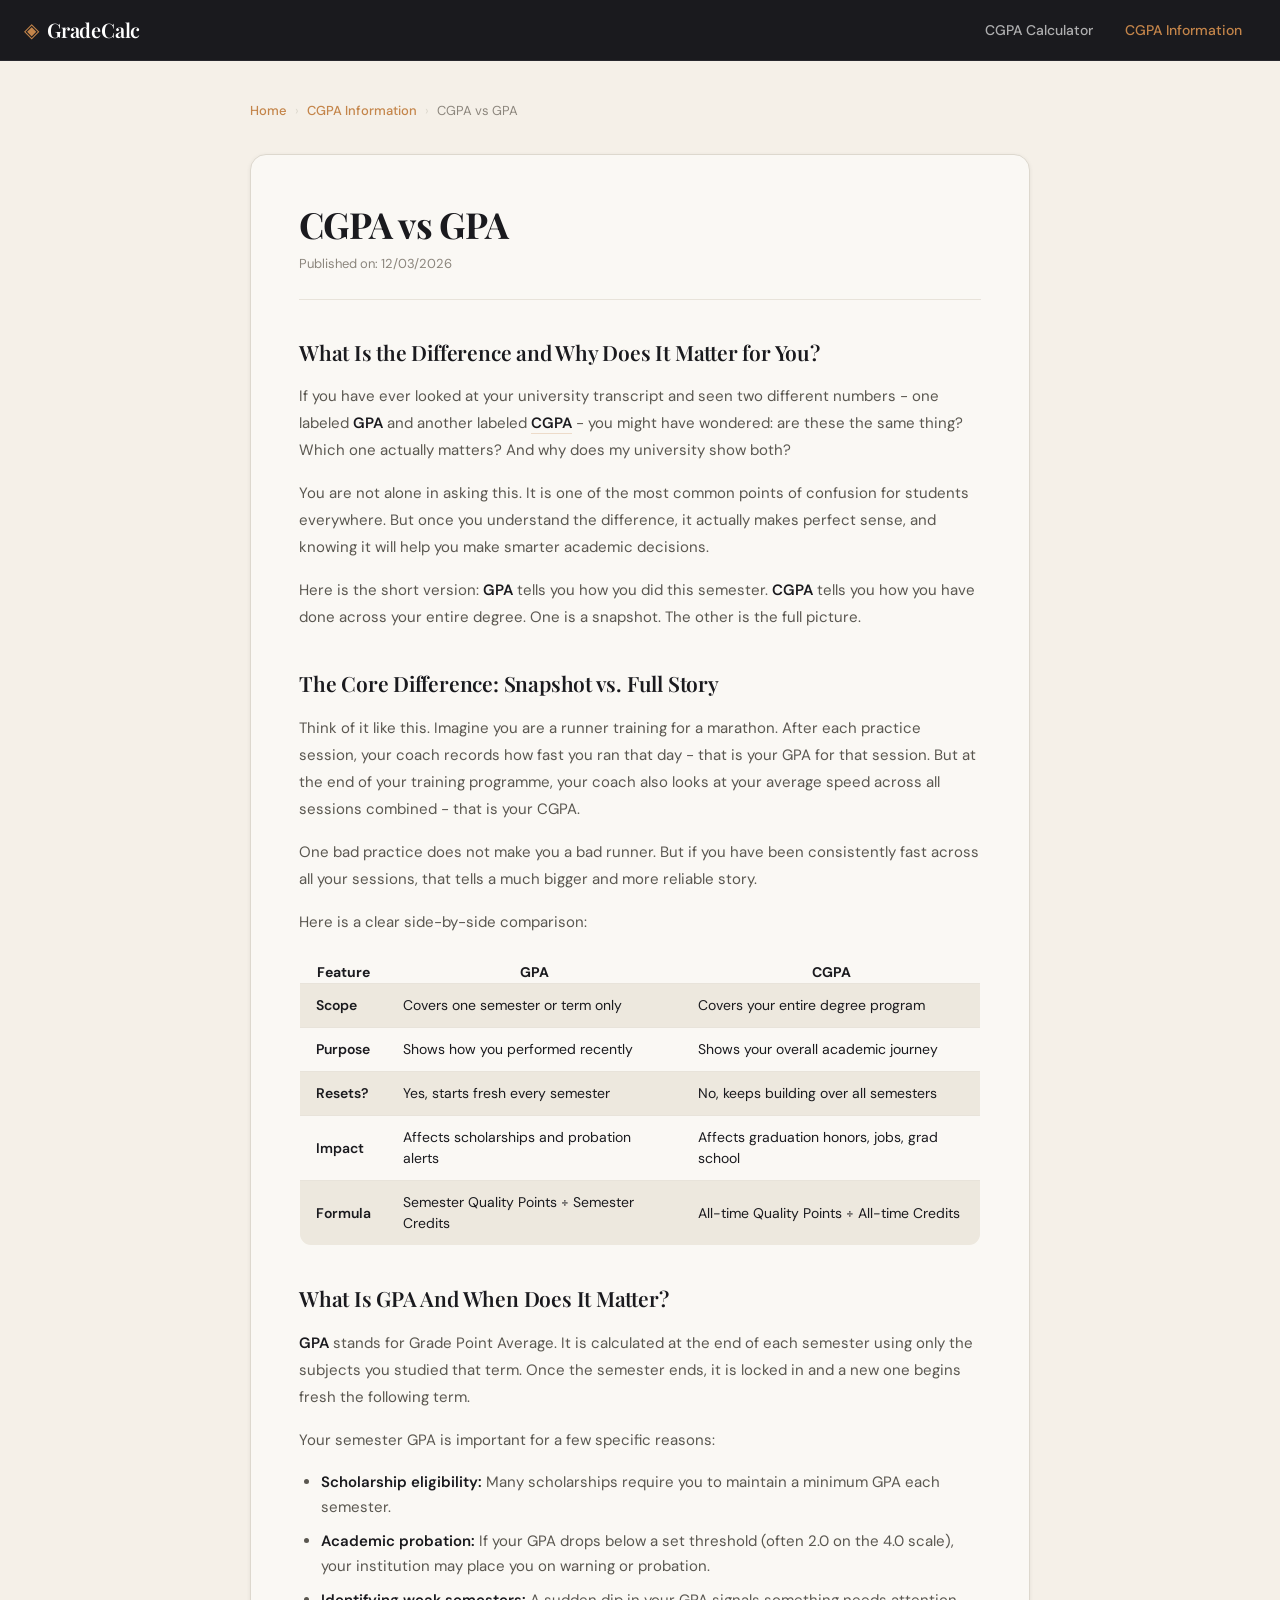
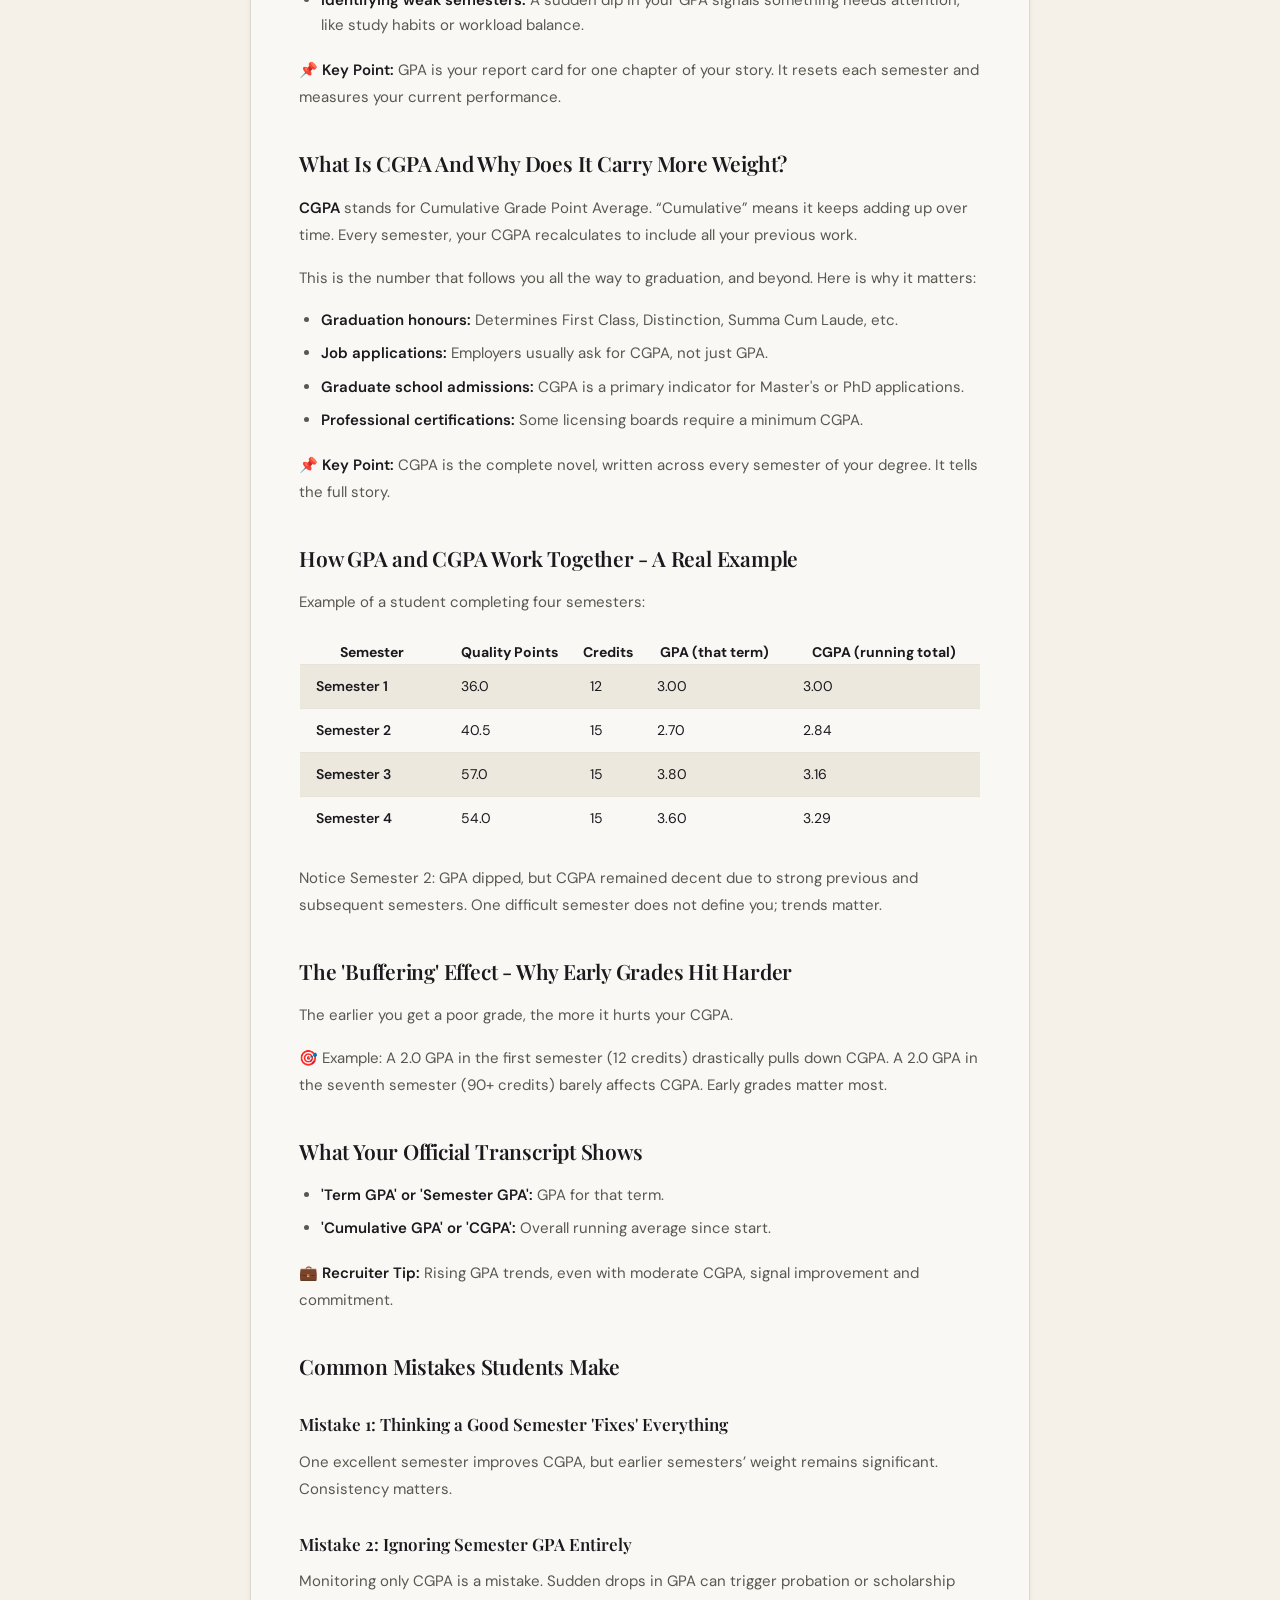
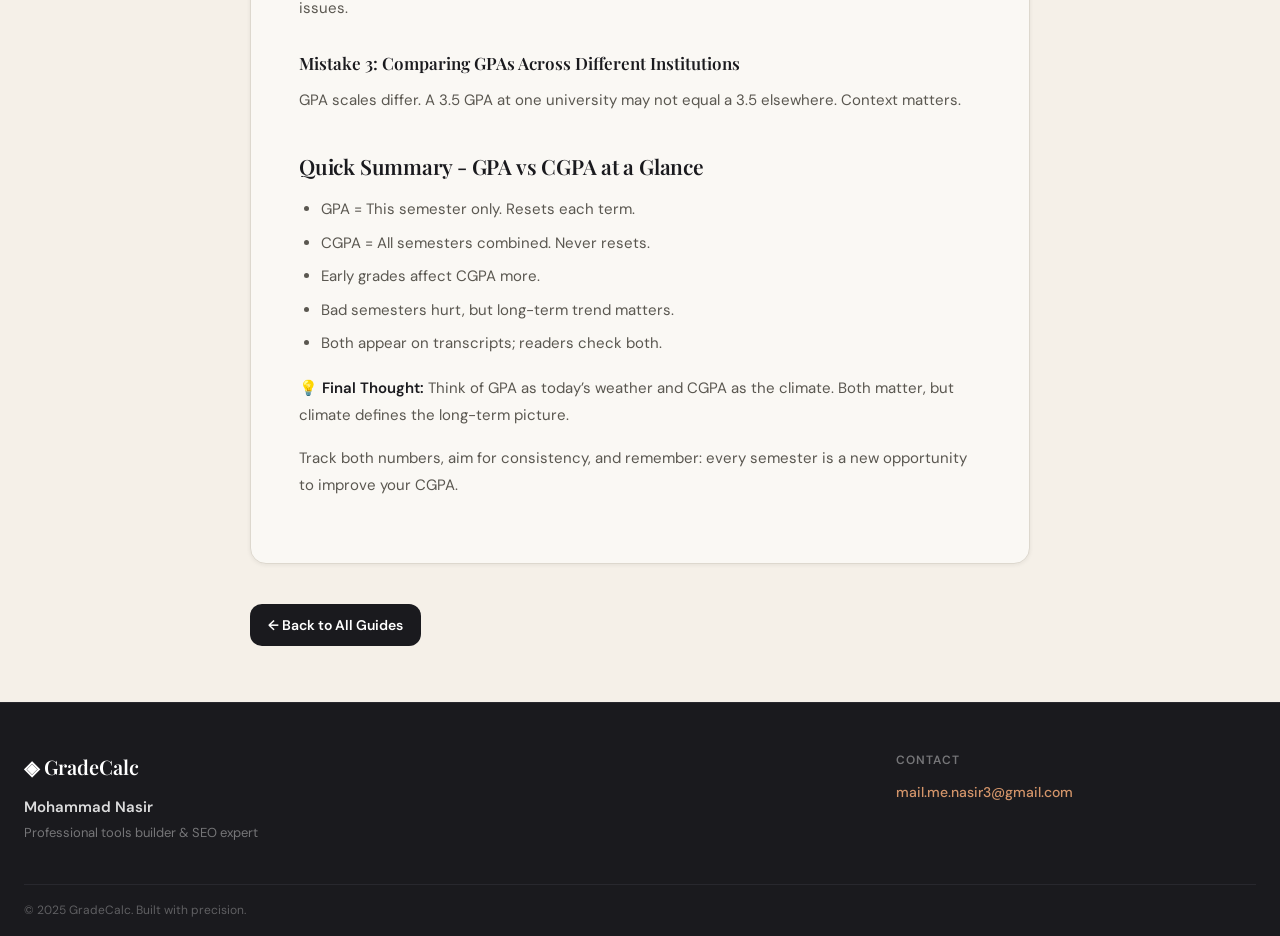
<file: cgpa-vs-gpa.html>
<!DOCTYPE html>
<html lang="en">
<head>
  <meta charset="UTF-8" />
  <meta name="viewport" content="width=device-width, initial-scale=1.0" />
  <title>CGPA vs GPA – GradeCalc</title>
  <link rel="canonical" href="https://cgpacalculator.dev/cgpa-vs-gpa" />
  <link rel="icon" type="image/webp" href="cgpa-calculator-logo.webp" />
  <link href="https://fonts.googleapis.com/css2?family=Playfair+Display:wght@400;600;700&family=DM+Sans:wght@300;400;500;600&display=swap" rel="stylesheet" />
  <link rel="stylesheet" href="style.css" />
</head>
<body>

  <!-- HEADER -->
  <header class="header">
    <div class="header-inner">
      <a href="index.html" class="logo">
        <span class="logo-icon">◈</span>
        <span class="logo-text">GradeCalc</span>
      </a>
      <nav class="nav-desktop">
        <a href="index.html" class="nav-link">CGPA Calculator</a>
        <a href="cgpa-information.html" class="nav-link active">CGPA Information</a>
      </nav>
      <button class="hamburger" id="hamburger" aria-label="Menu">
        <span></span><span></span><span></span>
      </button>
    </div>
    <div class="mobile-menu" id="mobileMenu">
      <a href="index.html" class="mobile-nav-link">CGPA Calculator</a>
      <a href="cgpa-information.html" class="mobile-nav-link">CGPA Information</a>
    </div>
  </header>

  <!-- MAIN -->
  <main class="blog-page-wrap">

    <!-- Breadcrumb -->
    <nav class="breadcrumb">
      <a href="index.html">Home</a>
      <span class="breadcrumb-sep">›</span>
      <a href="cgpa-information.html">CGPA Information</a>
      <span class="breadcrumb-sep">›</span>
      <span>CGPA vs GPA</span>
    </nav>

    <article class="blog-article">

<h1>CGPA vs GPA</h1>
<span class="pub-date">Published on: 12/03/2026</span>

<h2>What Is the Difference and Why Does It Matter for You?</h2>

<p>If you have ever looked at your university transcript and seen two different numbers - one labeled <strong>GPA</strong> and another labeled <a href="https://cgpacalculator.dev/" title="CGPA Calculator"><strong>CGPA</strong></a> - you might have wondered: are these the same thing? Which one actually matters? And why does my university show both?</p>

<p>You are not alone in asking this. It is one of the most common points of confusion for students everywhere. But once you understand the difference, it actually makes perfect sense, and knowing it will help you make smarter academic decisions.</p>

<p>Here is the short version: <strong>GPA</strong> tells you how you did this semester. <strong>CGPA</strong> tells you how you have done across your entire degree. One is a snapshot. The other is the full picture.</p>

<h2>The Core Difference: Snapshot vs. Full Story</h2>

<p>Think of it like this. Imagine you are a runner training for a marathon. After each practice session, your coach records how fast you ran that day - that is your GPA for that session. But at the end of your training programme, your coach also looks at your average speed across all sessions combined - that is your CGPA.</p>

<p>One bad practice does not make you a bad runner. But if you have been consistently fast across all your sessions, that tells a much bigger and more reliable story.</p>

<p>Here is a clear side-by-side comparison:</p>

<div class="table-responsive"><table>
<tr>
<th>Feature</th>
<th>GPA</th>
<th>CGPA</th>
</tr>
<tr>
<td>Scope</td>
<td>Covers one semester or term only</td>
<td>Covers your entire degree program</td>
</tr>
<tr>
<td>Purpose</td>
<td>Shows how you performed recently</td>
<td>Shows your overall academic journey</td>
</tr>
<tr>
<td>Resets?</td>
<td>Yes, starts fresh every semester</td>
<td>No, keeps building over all semesters</td>
</tr>
<tr>
<td>Impact</td>
<td>Affects scholarships and probation alerts</td>
<td>Affects graduation honors, jobs, grad school</td>
</tr>
<tr>
<td>Formula</td>
<td>Semester Quality Points ÷ Semester Credits</td>
<td>All-time Quality Points ÷ All-time Credits</td>
</tr>
</table></div>

<h2>What Is GPA And When Does It Matter?</h2>

<p><strong>GPA</strong> stands for Grade Point Average. It is calculated at the end of each semester using only the subjects you studied that term. Once the semester ends, it is locked in and a new one begins fresh the following term.</p>

<p>Your semester GPA is important for a few specific reasons:</p>

<ul>
<li><strong>Scholarship eligibility:</strong> Many scholarships require you to maintain a minimum GPA each semester.</li>
<li><strong>Academic probation:</strong> If your GPA drops below a set threshold (often 2.0 on the 4.0 scale), your institution may place you on warning or probation.</li>
<li><strong>Identifying weak semesters:</strong> A sudden dip in your GPA signals something needs attention, like study habits or workload balance.</li>
</ul>

<p>📌 <strong>Key Point:</strong> GPA is your report card for one chapter of your story. It resets each semester and measures your current performance.</p>

<h2>What Is CGPA And Why Does It Carry More Weight?</h2>

<p><strong>CGPA</strong> stands for Cumulative Grade Point Average. “Cumulative” means it keeps adding up over time. Every semester, your CGPA recalculates to include all your previous work.</p>

<p>This is the number that follows you all the way to graduation, and beyond. Here is why it matters:</p>

<ul>
<li><strong>Graduation honours:</strong> Determines First Class, Distinction, Summa Cum Laude, etc.</li>
<li><strong>Job applications:</strong> Employers usually ask for CGPA, not just GPA.</li>
<li><strong>Graduate school admissions:</strong> CGPA is a primary indicator for Master's or PhD applications.</li>
<li><strong>Professional certifications:</strong> Some licensing boards require a minimum CGPA.</li>
</ul>

<p>📌 <strong>Key Point:</strong> CGPA is the complete novel, written across every semester of your degree. It tells the full story.</p>

<h2>How GPA and CGPA Work Together - A Real Example</h2>

<p>Example of a student completing four semesters:</p>

<div class="table-responsive"><table>
<tr>
<th>Semester</th>
<th>Quality Points</th>
<th>Credits</th>
<th>GPA (that term)</th>
<th>CGPA (running total)</th>
</tr>
<tr>
<td>Semester 1</td>
<td>36.0</td>
<td>12</td>
<td>3.00</td>
<td>3.00</td>
</tr>
<tr>
<td>Semester 2</td>
<td>40.5</td>
<td>15</td>
<td>2.70</td>
<td>2.84</td>
</tr>
<tr>
<td>Semester 3</td>
<td>57.0</td>
<td>15</td>
<td>3.80</td>
<td>3.16</td>
</tr>
<tr>
<td>Semester 4</td>
<td>54.0</td>
<td>15</td>
<td>3.60</td>
<td>3.29</td>
</tr>
</table></div>

<p>Notice Semester 2: GPA dipped, but CGPA remained decent due to strong previous and subsequent semesters. One difficult semester does not define you; trends matter.</p>

<h2>The 'Buffering' Effect - Why Early Grades Hit Harder</h2>

<p>The earlier you get a poor grade, the more it hurts your CGPA.</p>

<p>🎯 Example: A 2.0 GPA in the first semester (12 credits) drastically pulls down CGPA. A 2.0 GPA in the seventh semester (90+ credits) barely affects CGPA. Early grades matter most.</p>

<h2>What Your Official Transcript Shows</h2>

<ul>
<li><strong>'Term GPA' or 'Semester GPA':</strong> GPA for that term.</li>
<li><strong>'Cumulative GPA' or 'CGPA':</strong> Overall running average since start.</li>
</ul>

<p>💼 <strong>Recruiter Tip:</strong> Rising GPA trends, even with moderate CGPA, signal improvement and commitment.</p>

<h2>Common Mistakes Students Make</h2>

<h3>Mistake 1: Thinking a Good Semester 'Fixes' Everything</h3>
<p>One excellent semester improves CGPA, but earlier semesters’ weight remains significant. Consistency matters.</p>

<h3>Mistake 2: Ignoring Semester GPA Entirely</h3>
<p>Monitoring only CGPA is a mistake. Sudden drops in GPA can trigger probation or scholarship issues.</p>

<h3>Mistake 3: Comparing GPAs Across Different Institutions</h3>
<p>GPA scales differ. A 3.5 GPA at one university may not equal a 3.5 elsewhere. Context matters.</p>

<h2>Quick Summary - GPA vs CGPA at a Glance</h2>

<ul>
<li>GPA = This semester only. Resets each term.</li>
<li>CGPA = All semesters combined. Never resets.</li>
<li>Early grades affect CGPA more.</li>
<li>Bad semesters hurt, but long-term trend matters.</li>
<li>Both appear on transcripts; readers check both.</li>
</ul>

<p>💡 <strong>Final Thought:</strong> Think of GPA as today’s weather and CGPA as the climate. Both matter, but climate defines the long-term picture.</p>

<p>Track both numbers, aim for consistency, and remember: every semester is a new opportunity to improve your CGPA.</p>

</article>

    <a href="cgpa-information.html" class="back-link">
      ← Back to All Guides
    </a>

  </main>

  <!-- FOOTER -->
  <footer class="footer">
    <div class="footer-inner">
      <div class="footer-left">
        <div class="footer-logo">◈ GradeCalc</div>
        <div class="footer-author">Mohammad Nasir</div>
        <div class="footer-bio">Professional tools builder &amp; SEO expert</div>
      </div>
      <div class="footer-right">
        <div class="footer-contact-label">Contact</div>
        <a href="mailto:mail.me.nasir3@gmail.com" class="footer-email-link">mail.me.nasir3@gmail.com</a>
      </div>
    </div>
    <div class="footer-bottom">© 2025 GradeCalc. Built with precision.</div>
  </footer>

  <script src="script.js"></script>
</body>
</html>
</file>
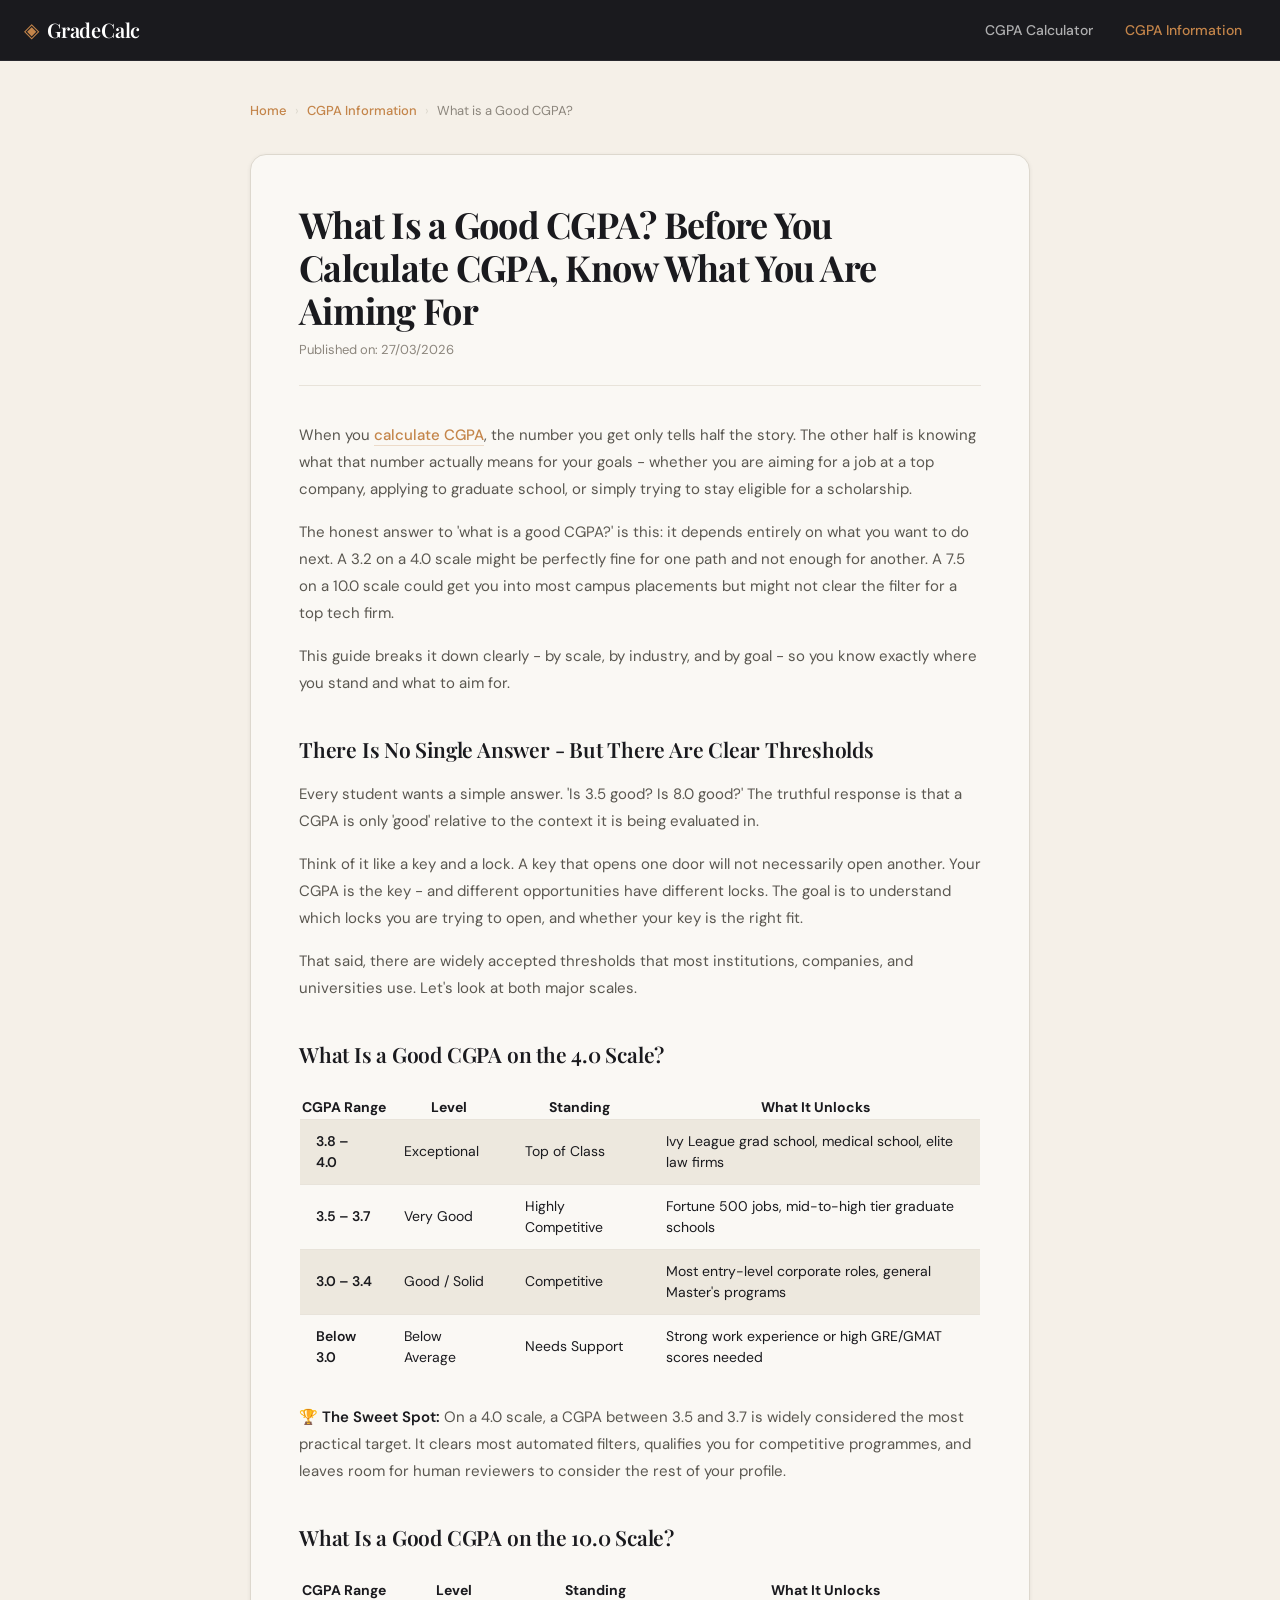
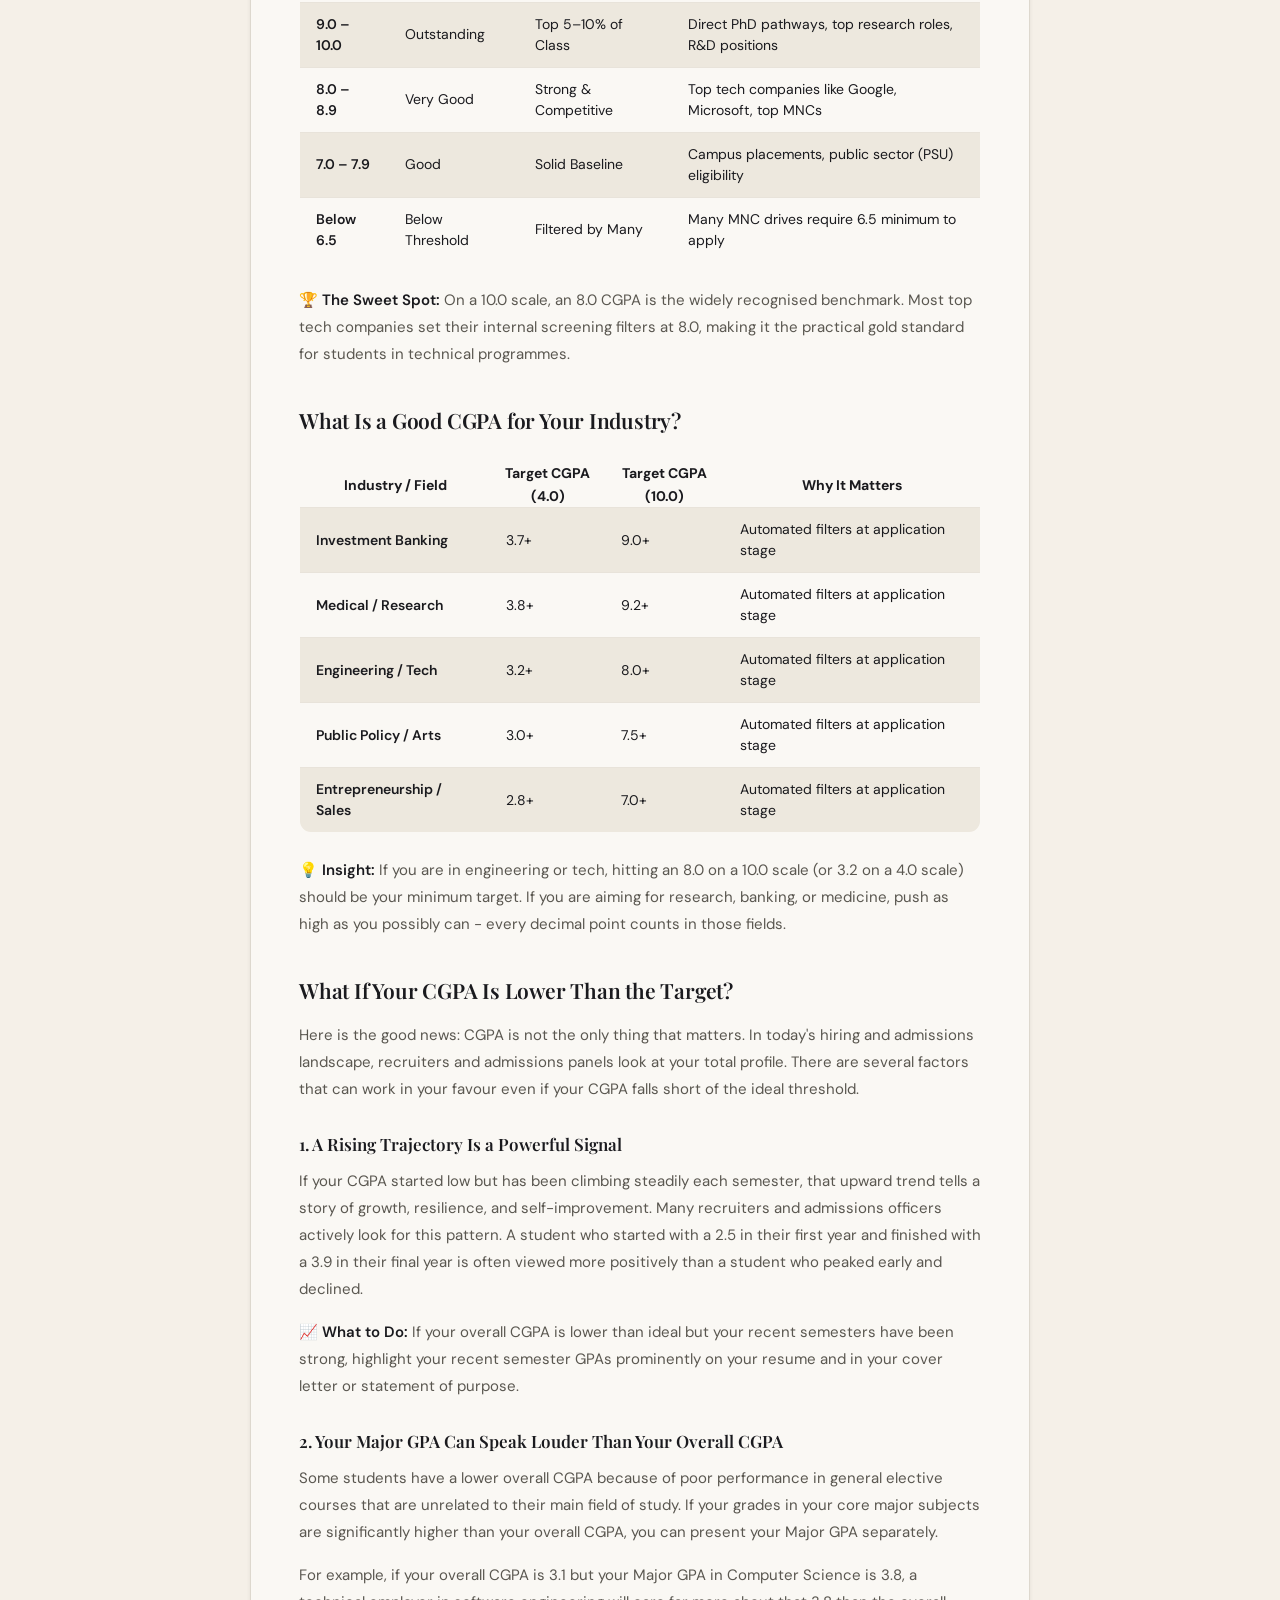
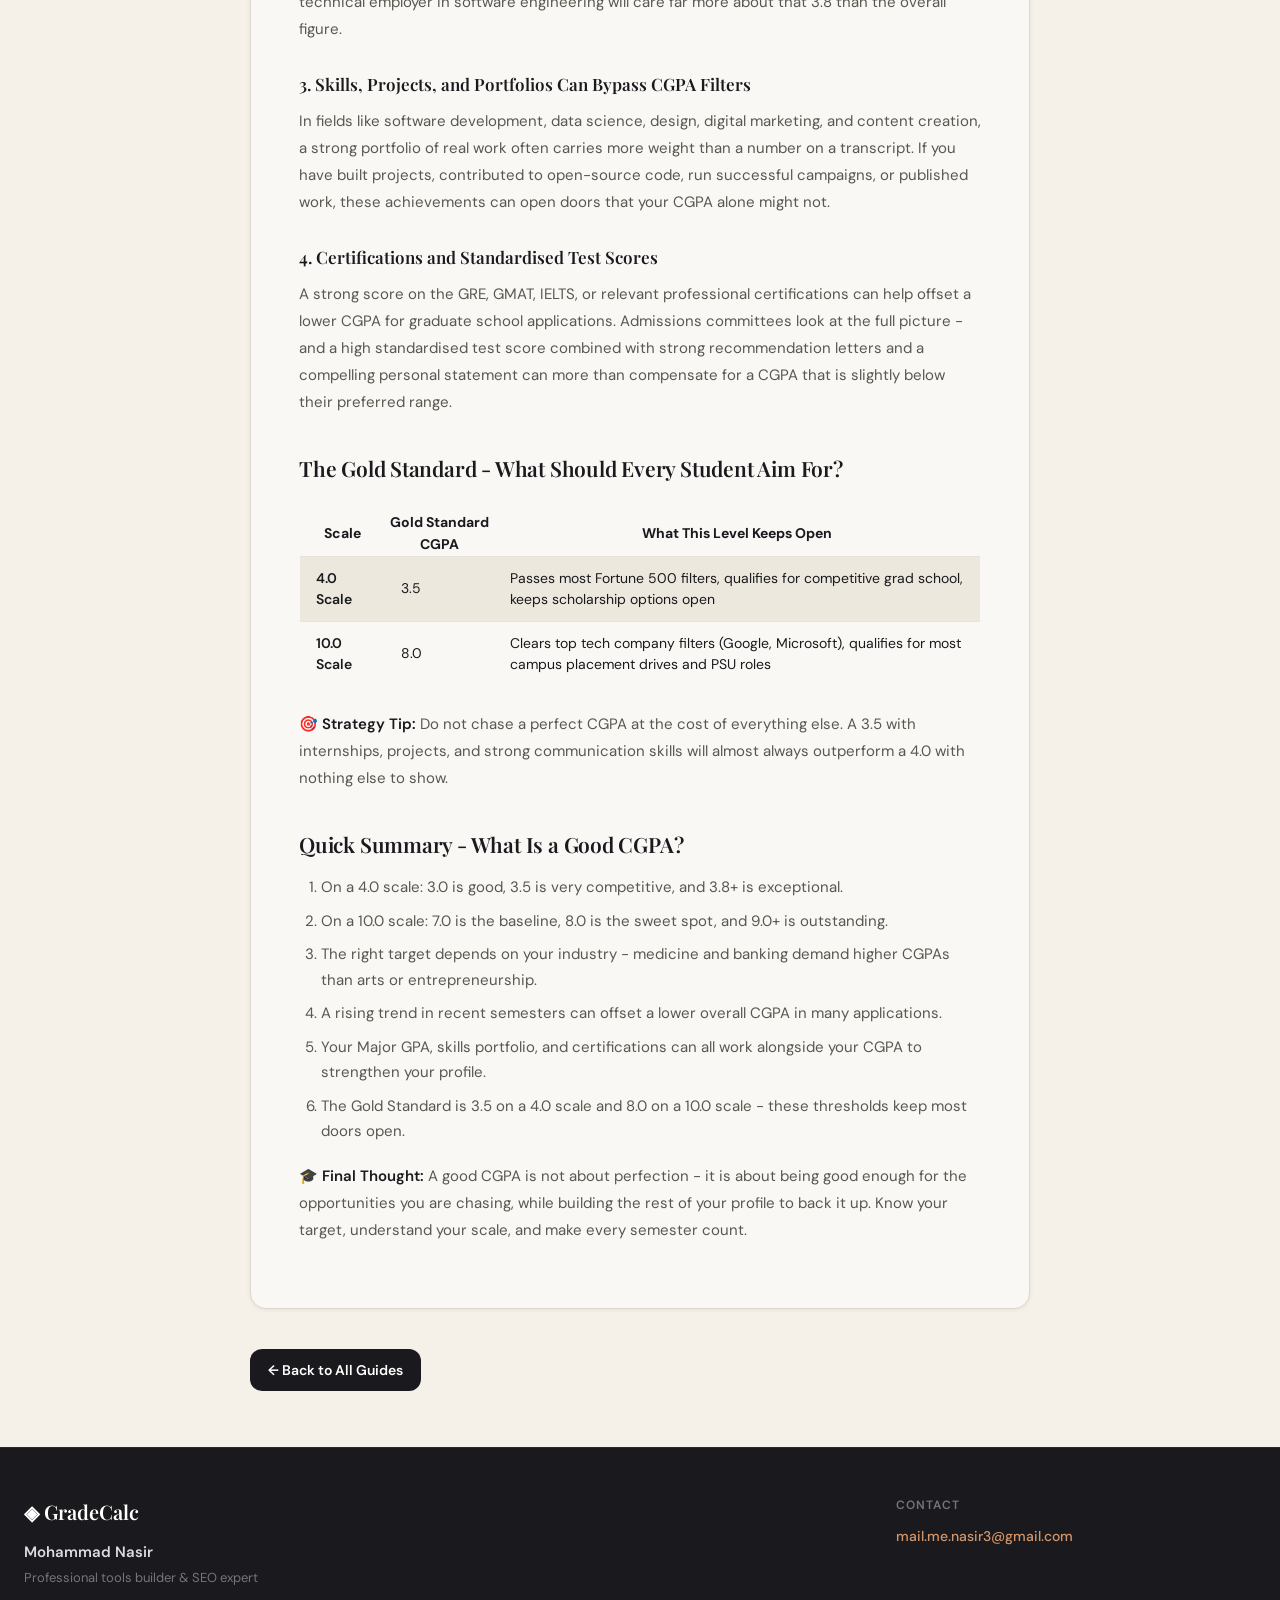
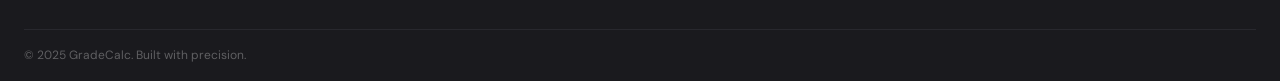
<file: good-cgpa.html>
<!DOCTYPE html>
<html lang="en">
<head>
  <meta charset="UTF-8" />
  <meta name="viewport" content="width=device-width, initial-scale=1.0" />
  <title>What is a Good CGPA? – GradeCalc</title>
  <link rel="canonical" href="https://cgpacalculator.dev/good-cgpa" />
  <link rel="icon" type="image/webp" href="cgpa-calculator-logo.webp" />
  <link href="https://fonts.googleapis.com/css2?family=Playfair+Display:wght@400;600;700&family=DM+Sans:wght@300;400;500;600&display=swap" rel="stylesheet" />
  <link rel="stylesheet" href="style.css" />
</head>
<body>

  <!-- HEADER -->
  <header class="header">
    <div class="header-inner">
      <a href="index.html" class="logo">
        <span class="logo-icon">◈</span>
        <span class="logo-text">GradeCalc</span>
      </a>
      <nav class="nav-desktop">
        <a href="index.html" class="nav-link">CGPA Calculator</a>
        <a href="cgpa-information.html" class="nav-link active">CGPA Information</a>
      </nav>
      <button class="hamburger" id="hamburger" aria-label="Menu">
        <span></span><span></span><span></span>
      </button>
    </div>
    <div class="mobile-menu" id="mobileMenu">
      <a href="index.html" class="mobile-nav-link">CGPA Calculator</a>
      <a href="cgpa-information.html" class="mobile-nav-link">CGPA Information</a>
    </div>
  </header>

  <!-- MAIN -->
  <main class="blog-page-wrap">

    <!-- Breadcrumb -->
    <nav class="breadcrumb">
      <a href="index.html">Home</a>
      <span class="breadcrumb-sep">›</span>
      <a href="cgpa-information.html">CGPA Information</a>
      <span class="breadcrumb-sep">›</span>
      <span>What is a Good CGPA?</span>
    </nav>

    <article class="blog-article">

<h1>What Is a Good CGPA? Before You Calculate CGPA, Know What You Are Aiming For</h1>
<span class="pub-date">Published on: 27/03/2026</span>

<p>When you <a href="https://cgpacalculator.dev/" title="CGPA Calculator">calculate CGPA</a>, the number you get only tells half the story. The other half is knowing what that number actually means for your goals - whether you are aiming for a job at a top company, applying to graduate school, or simply trying to stay eligible for a scholarship.</p>

<p>The honest answer to 'what is a good CGPA?' is this: it depends entirely on what you want to do next. A 3.2 on a 4.0 scale might be perfectly fine for one path and not enough for another. A 7.5 on a 10.0 scale could get you into most campus placements but might not clear the filter for a top tech firm.</p>

<p>This guide breaks it down clearly - by scale, by industry, and by goal - so you know exactly where you stand and what to aim for.</p>

<h2>There Is No Single Answer - But There Are Clear Thresholds</h2>
<p>Every student wants a simple answer. 'Is 3.5 good? Is 8.0 good?' The truthful response is that a CGPA is only 'good' relative to the context it is being evaluated in.</p>

<p>Think of it like a key and a lock. A key that opens one door will not necessarily open another. Your CGPA is the key - and different opportunities have different locks. The goal is to understand which locks you are trying to open, and whether your key is the right fit.</p>

<p>That said, there are widely accepted thresholds that most institutions, companies, and universities use. Let's look at both major scales.</p>

<h2>What Is a Good CGPA on the 4.0 Scale?</h2>

<div class="table-responsive"><table>
<tr>
<th>CGPA Range</th>
<th>Level</th>
<th>Standing</th>
<th>What It Unlocks</th>
</tr>
<tr><td>3.8 – 4.0</td><td>Exceptional</td><td>Top of Class</td><td>Ivy League grad school, medical school, elite law firms</td></tr>
<tr><td>3.5 – 3.7</td><td>Very Good</td><td>Highly Competitive</td><td>Fortune 500 jobs, mid-to-high tier graduate schools</td></tr>
<tr><td>3.0 – 3.4</td><td>Good / Solid</td><td>Competitive</td><td>Most entry-level corporate roles, general Master's programs</td></tr>
<tr><td>Below 3.0</td><td>Below Average</td><td>Needs Support</td><td>Strong work experience or high GRE/GMAT scores needed</td></tr>
</table></div>

<p>🏆 <strong>The Sweet Spot:</strong> On a 4.0 scale, a CGPA between 3.5 and 3.7 is widely considered the most practical target. It clears most automated filters, qualifies you for competitive programmes, and leaves room for human reviewers to consider the rest of your profile.</p>

<h2>What Is a Good CGPA on the 10.0 Scale?</h2>

<div class="table-responsive"><table>
<tr>
<th>CGPA Range</th>
<th>Level</th>
<th>Standing</th>
<th>What It Unlocks</th>
</tr>
<tr><td>9.0 – 10.0</td><td>Outstanding</td><td>Top 5–10% of Class</td><td>Direct PhD pathways, top research roles, R&D positions</td></tr>
<tr><td>8.0 – 8.9</td><td>Very Good</td><td>Strong & Competitive</td><td>Top tech companies like Google, Microsoft, top MNCs</td></tr>
<tr><td>7.0 – 7.9</td><td>Good</td><td>Solid Baseline</td><td>Campus placements, public sector (PSU) eligibility</td></tr>
<tr><td>Below 6.5</td><td>Below Threshold</td><td>Filtered by Many</td><td>Many MNC drives require 6.5 minimum to apply</td></tr>
</table></div>

<p>🏆 <strong>The Sweet Spot:</strong> On a 10.0 scale, an 8.0 CGPA is the widely recognised benchmark. Most top tech companies set their internal screening filters at 8.0, making it the practical gold standard for students in technical programmes.</p>

<h2>What Is a Good CGPA for Your Industry?</h2>

<div class="table-responsive"><table>
<tr>
<th>Industry / Field</th>
<th>Target CGPA (4.0)</th>
<th>Target CGPA (10.0)</th>
<th>Why It Matters</th>
</tr>
<tr><td>Investment Banking</td><td>3.7+</td><td>9.0+</td><td>Automated filters at application stage</td></tr>
<tr><td>Medical / Research</td><td>3.8+</td><td>9.2+</td><td>Automated filters at application stage</td></tr>
<tr><td>Engineering / Tech</td><td>3.2+</td><td>8.0+</td><td>Automated filters at application stage</td></tr>
<tr><td>Public Policy / Arts</td><td>3.0+</td><td>7.5+</td><td>Automated filters at application stage</td></tr>
<tr><td>Entrepreneurship / Sales</td><td>2.8+</td><td>7.0+</td><td>Automated filters at application stage</td></tr>
</table></div>

<p>💡 <strong>Insight:</strong> If you are in engineering or tech, hitting an 8.0 on a 10.0 scale (or 3.2 on a 4.0 scale) should be your minimum target. If you are aiming for research, banking, or medicine, push as high as you possibly can - every decimal point counts in those fields.</p>

<h2>What If Your CGPA Is Lower Than the Target?</h2>
<p>Here is the good news: CGPA is not the only thing that matters. In today's hiring and admissions landscape, recruiters and admissions panels look at your total profile. There are several factors that can work in your favour even if your CGPA falls short of the ideal threshold.</p>

<h3>1. A Rising Trajectory Is a Powerful Signal</h3>
<p>If your CGPA started low but has been climbing steadily each semester, that upward trend tells a story of growth, resilience, and self-improvement. Many recruiters and admissions officers actively look for this pattern. A student who started with a 2.5 in their first year and finished with a 3.9 in their final year is often viewed more positively than a student who peaked early and declined.</p>
<p>📈 <strong>What to Do:</strong> If your overall CGPA is lower than ideal but your recent semesters have been strong, highlight your recent semester GPAs prominently on your resume and in your cover letter or statement of purpose.</p>

<h3>2. Your Major GPA Can Speak Louder Than Your Overall CGPA</h3>
<p>Some students have a lower overall CGPA because of poor performance in general elective courses that are unrelated to their main field of study. If your grades in your core major subjects are significantly higher than your overall CGPA, you can present your Major GPA separately.</p>
<p>For example, if your overall CGPA is 3.1 but your Major GPA in Computer Science is 3.8, a technical employer in software engineering will care far more about that 3.8 than the overall figure.</p>

<h3>3. Skills, Projects, and Portfolios Can Bypass CGPA Filters</h3>
<p>In fields like software development, data science, design, digital marketing, and content creation, a strong portfolio of real work often carries more weight than a number on a transcript. If you have built projects, contributed to open-source code, run successful campaigns, or published work, these achievements can open doors that your CGPA alone might not.</p>

<h3>4. Certifications and Standardised Test Scores</h3>
<p>A strong score on the GRE, GMAT, IELTS, or relevant professional certifications can help offset a lower CGPA for graduate school applications. Admissions committees look at the full picture - and a high standardised test score combined with strong recommendation letters and a compelling personal statement can more than compensate for a CGPA that is slightly below their preferred range.</p>

<h2>The Gold Standard - What Should Every Student Aim For?</h2>

<div class="table-responsive"><table>
<tr>
<th>Scale</th>
<th>Gold Standard CGPA</th>
<th>What This Level Keeps Open</th>
</tr>
<tr><td>4.0 Scale</td><td>3.5</td><td>Passes most Fortune 500 filters, qualifies for competitive grad school, keeps scholarship options open</td></tr>
<tr><td>10.0 Scale</td><td>8.0</td><td>Clears top tech company filters (Google, Microsoft), qualifies for most campus placement drives and PSU roles</td></tr>
</table></div>

<p>🎯 <strong>Strategy Tip:</strong> Do not chase a perfect CGPA at the cost of everything else. A 3.5 with internships, projects, and strong communication skills will almost always outperform a 4.0 with nothing else to show.</p>

<h2>Quick Summary - What Is a Good CGPA?</h2>
<ol>
<li>On a 4.0 scale: 3.0 is good, 3.5 is very competitive, and 3.8+ is exceptional.</li>
<li>On a 10.0 scale: 7.0 is the baseline, 8.0 is the sweet spot, and 9.0+ is outstanding.</li>
<li>The right target depends on your industry - medicine and banking demand higher CGPAs than arts or entrepreneurship.</li>
<li>A rising trend in recent semesters can offset a lower overall CGPA in many applications.</li>
<li>Your Major GPA, skills portfolio, and certifications can all work alongside your CGPA to strengthen your profile.</li>
<li>The Gold Standard is 3.5 on a 4.0 scale and 8.0 on a 10.0 scale - these thresholds keep most doors open.</li>
</ol>

<p>🎓 <strong>Final Thought:</strong> A good CGPA is not about perfection - it is about being good enough for the opportunities you are chasing, while building the rest of your profile to back it up. Know your target, understand your scale, and make every semester count.</p>

</article>

    <a href="cgpa-information.html" class="back-link">
      ← Back to All Guides
    </a>

  </main>

  <!-- FOOTER -->
  <footer class="footer">
    <div class="footer-inner">
      <div class="footer-left">
        <div class="footer-logo">◈ GradeCalc</div>
        <div class="footer-author">Mohammad Nasir</div>
        <div class="footer-bio">Professional tools builder &amp; SEO expert</div>
      </div>
      <div class="footer-right">
        <div class="footer-contact-label">Contact</div>
        <a href="mailto:mail.me.nasir3@gmail.com" class="footer-email-link">mail.me.nasir3@gmail.com</a>
      </div>
    </div>
    <div class="footer-bottom">© 2025 GradeCalc. Built with precision.</div>
  </footer>

  <script src="script.js"></script>
</body>
</html>
</file>
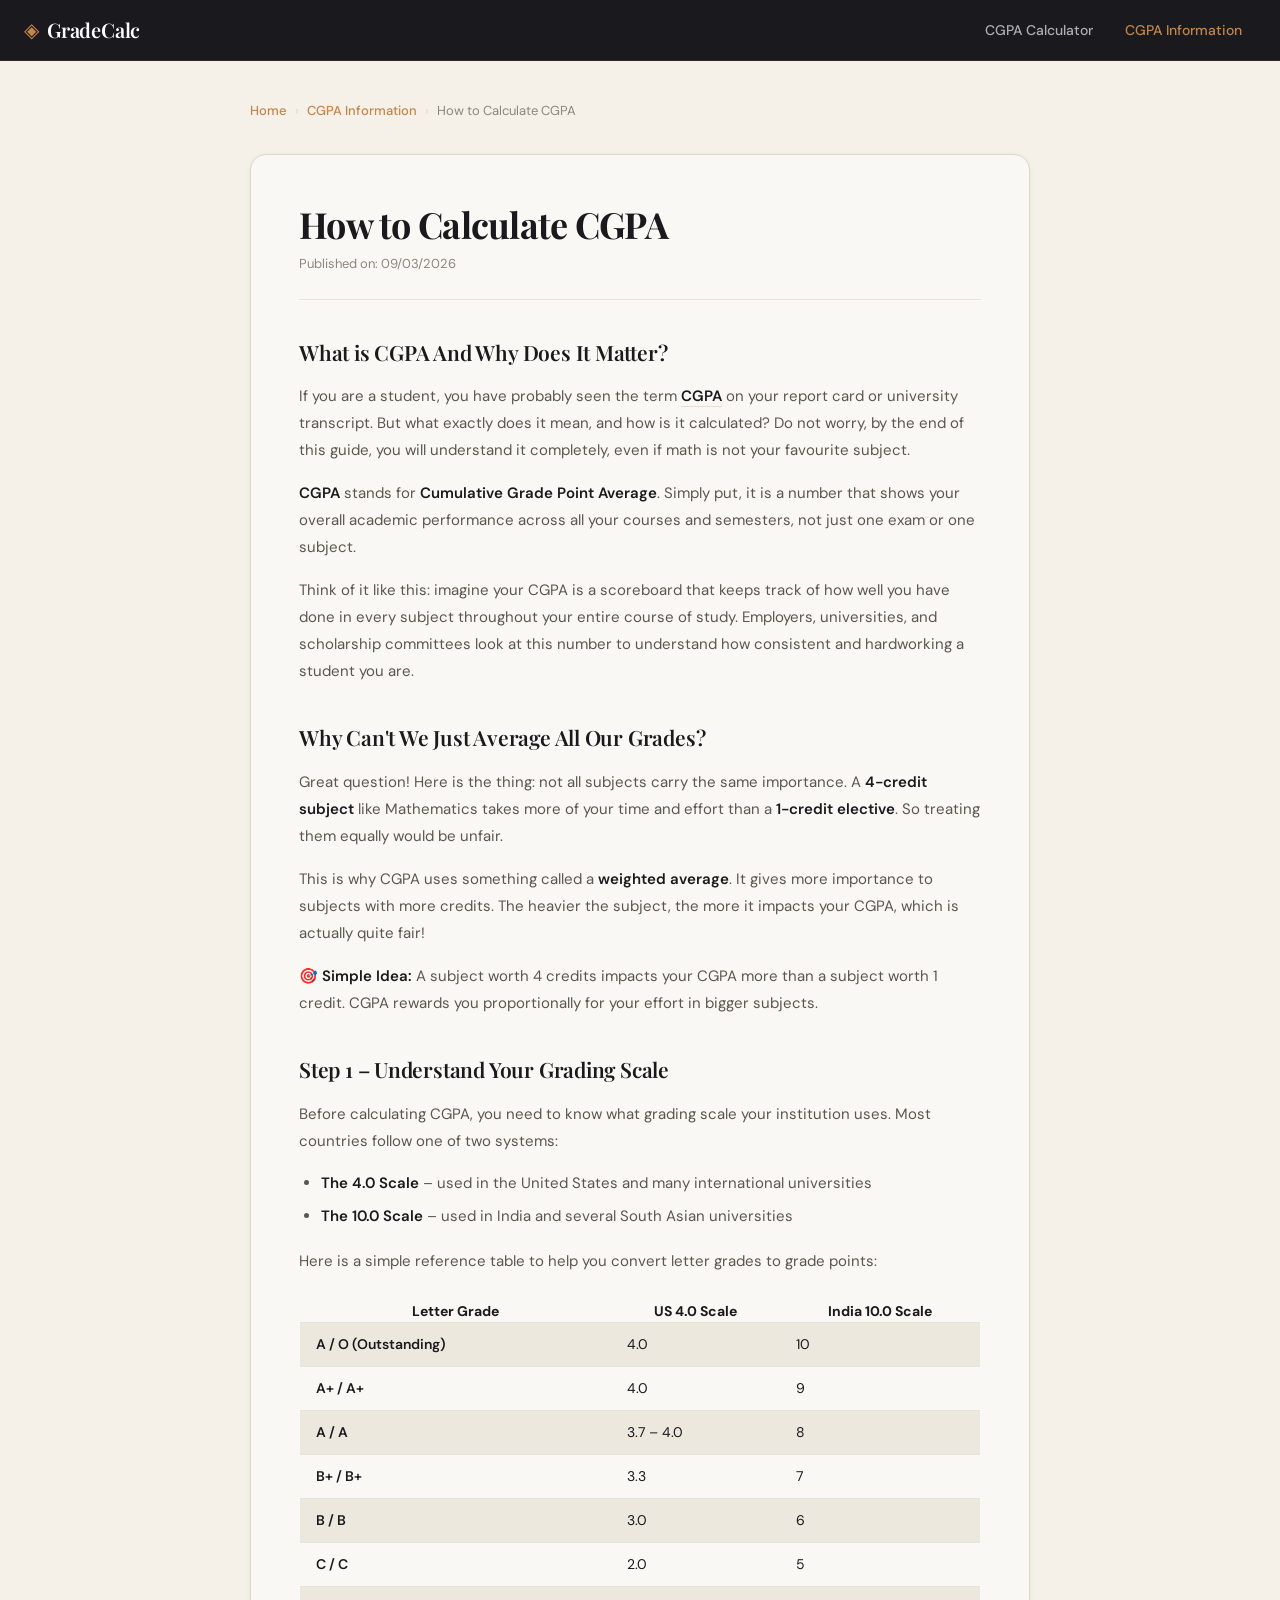
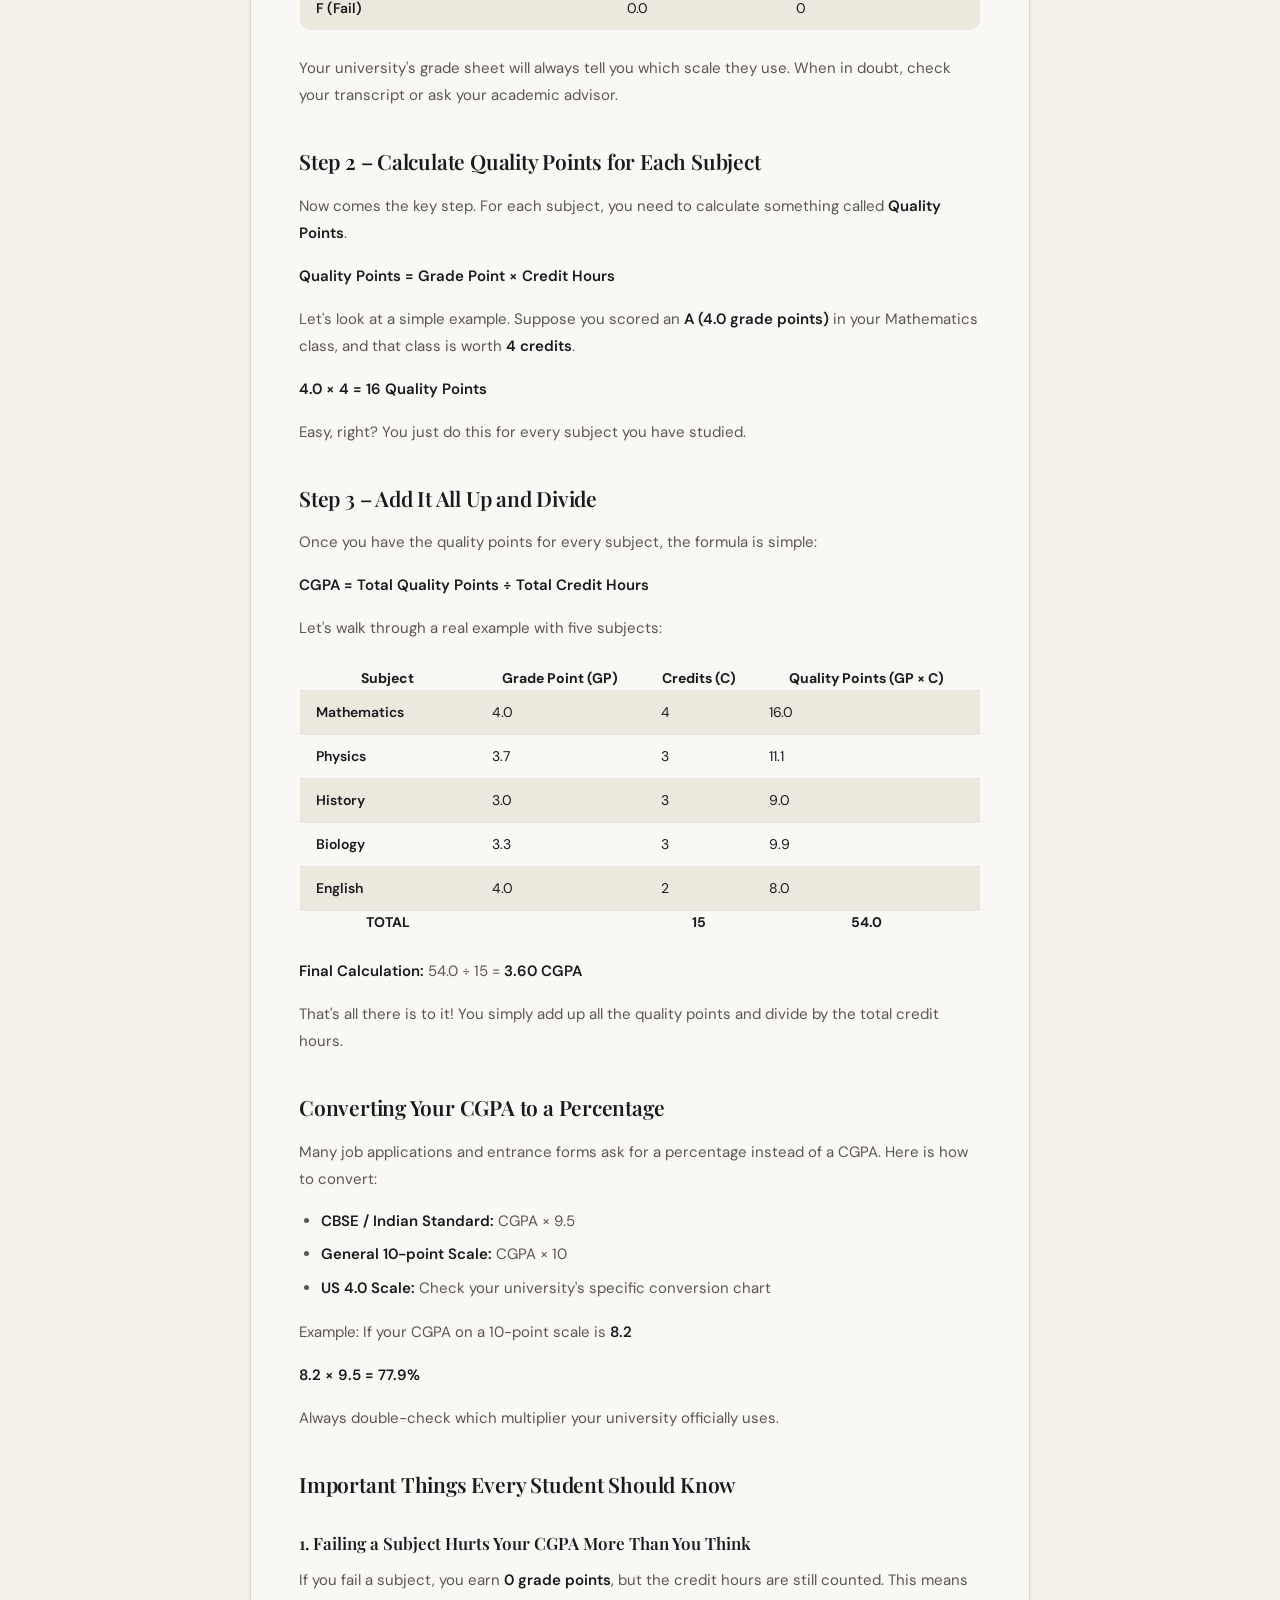
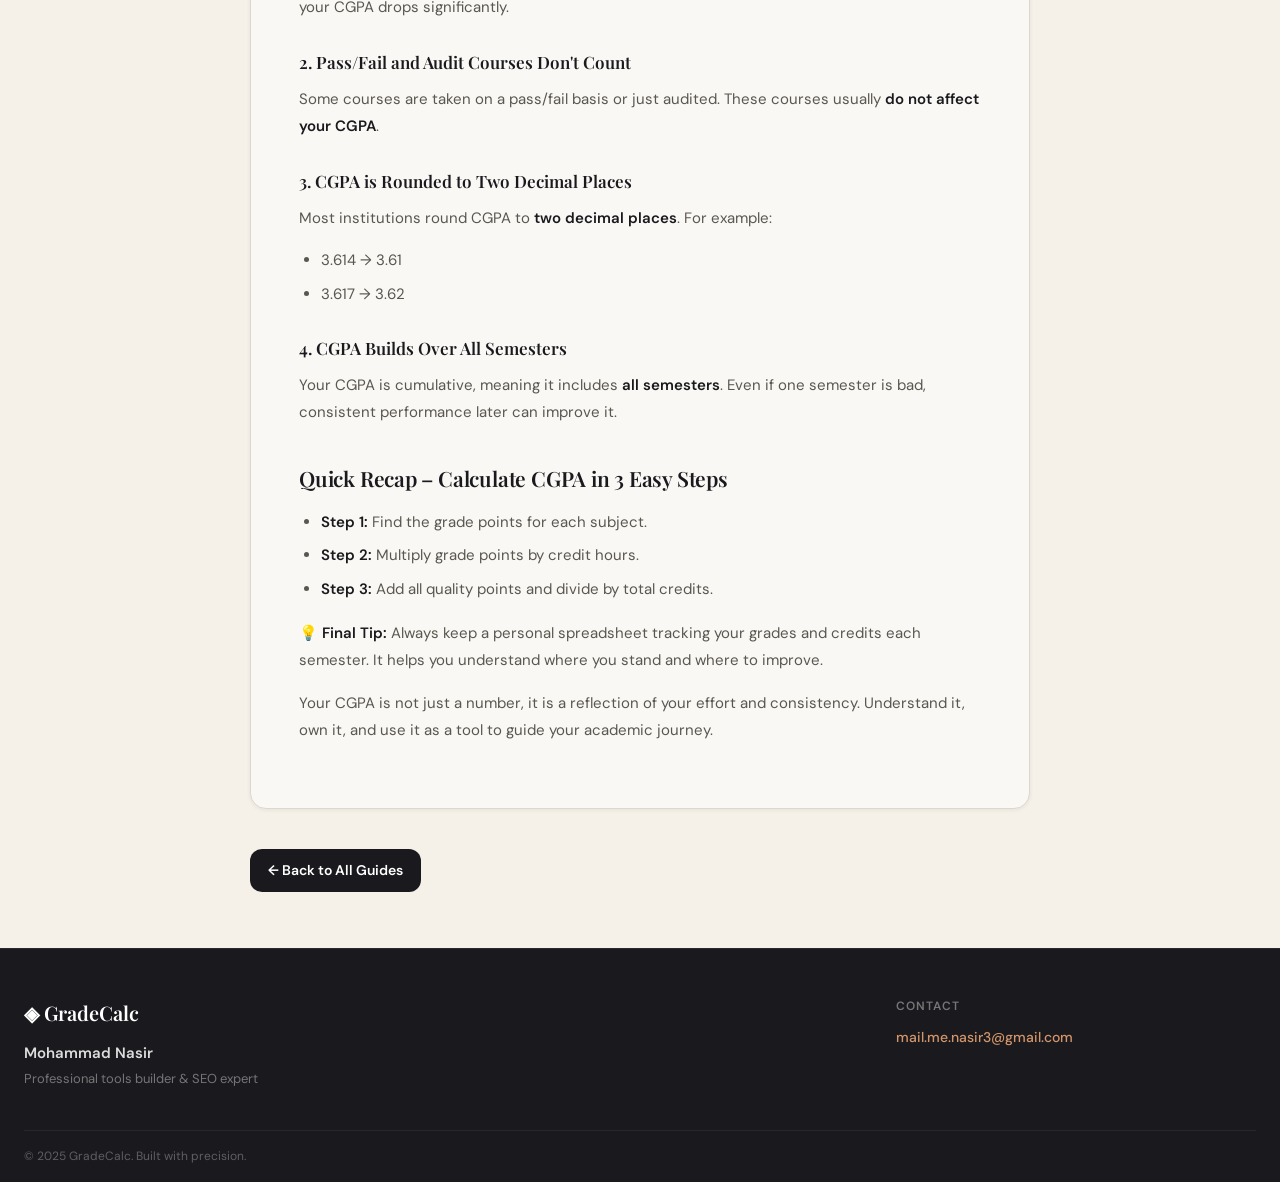
<file: how-to-calculate-cgpa.html>
<!DOCTYPE html>
<html lang="en">
<head>
  <meta charset="UTF-8" />
  <meta name="viewport" content="width=device-width, initial-scale=1.0" />
  <title>How to Calculate CGPA – GradeCalc</title>
  <link rel="canonical" href="https://cgpacalculator.dev/how-to-calculate-cgpa" />
  <link rel="icon" type="image/webp" href="cgpa-calculator-logo.webp" />
  <link href="https://fonts.googleapis.com/css2?family=Playfair+Display:wght@400;600;700&family=DM+Sans:wght@300;400;500;600&display=swap" rel="stylesheet" />
  <link rel="stylesheet" href="style.css" />
</head>
<body>

  <!-- HEADER -->
  <header class="header">
    <div class="header-inner">
      <a href="index.html" class="logo">
        <span class="logo-icon">◈</span>
        <span class="logo-text">GradeCalc</span>
      </a>
      <nav class="nav-desktop">
        <a href="index.html" class="nav-link">CGPA Calculator</a>
        <a href="cgpa-information.html" class="nav-link active">CGPA Information</a>
      </nav>
      <button class="hamburger" id="hamburger" aria-label="Menu">
        <span></span><span></span><span></span>
      </button>
    </div>
    <div class="mobile-menu" id="mobileMenu">
      <a href="index.html" class="mobile-nav-link">CGPA Calculator</a>
      <a href="cgpa-information.html" class="mobile-nav-link">CGPA Information</a>
    </div>
  </header>

  <!-- MAIN -->
  <main class="blog-page-wrap">

    <!-- Breadcrumb -->
    <nav class="breadcrumb">
      <a href="index.html">Home</a>
      <span class="breadcrumb-sep">›</span>
      <a href="cgpa-information.html">CGPA Information</a>
      <span class="breadcrumb-sep">›</span>
      <span>How to Calculate CGPA</span>
    </nav>

    <article class="blog-article">

<h1>How to Calculate CGPA</h1>
<span class="pub-date">Published on: 09/03/2026</span>

<h2>What is CGPA And Why Does It Matter?</h2>

<p>If you are a student, you have probably seen the term <a href="https://cgpacalculator.dev/" title="CGPA Calculator"><strong>CGPA</strong></a> on your report card or university transcript. But what exactly does it mean, and how is it calculated? Do not worry, by the end of this guide, you will understand it completely, even if math is not your favourite subject.</p>

<p><strong>CGPA</strong> stands for <strong>Cumulative Grade Point Average</strong>. Simply put, it is a number that shows your overall academic performance across all your courses and semesters, not just one exam or one subject.</p>

<p>Think of it like this: imagine your CGPA is a scoreboard that keeps track of how well you have done in every subject throughout your entire course of study. Employers, universities, and scholarship committees look at this number to understand how consistent and hardworking a student you are.</p>

<h2>Why Can't We Just Average All Our Grades?</h2>

<p>Great question! Here is the thing: not all subjects carry the same importance. A <strong>4-credit subject</strong> like Mathematics takes more of your time and effort than a <strong>1-credit elective</strong>. So treating them equally would be unfair.</p>

<p>This is why CGPA uses something called a <strong>weighted average</strong>. It gives more importance to subjects with more credits. The heavier the subject, the more it impacts your CGPA, which is actually quite fair!</p>

<p><strong>🎯 Simple Idea:</strong> A subject worth 4 credits impacts your CGPA more than a subject worth 1 credit. CGPA rewards you proportionally for your effort in bigger subjects.</p>

<h2>Step 1 – Understand Your Grading Scale</h2>

<p>Before calculating CGPA, you need to know what grading scale your institution uses. Most countries follow one of two systems:</p>

<ul>
<li><strong>The 4.0 Scale</strong> – used in the United States and many international universities</li>
<li><strong>The 10.0 Scale</strong> – used in India and several South Asian universities</li>
</ul>

<p>Here is a simple reference table to help you convert letter grades to grade points:</p>

<div class="table-responsive"><table>
<tr>
<th>Letter Grade</th>
<th>US 4.0 Scale</th>
<th>India 10.0 Scale</th>
</tr>

<tr>
<td>A / O (Outstanding)</td>
<td>4.0</td>
<td>10</td>
</tr>

<tr>
<td>A+ / A+</td>
<td>4.0</td>
<td>9</td>
</tr>

<tr>
<td>A / A</td>
<td>3.7 – 4.0</td>
<td>8</td>
</tr>

<tr>
<td>B+ / B+</td>
<td>3.3</td>
<td>7</td>
</tr>

<tr>
<td>B / B</td>
<td>3.0</td>
<td>6</td>
</tr>

<tr>
<td>C / C</td>
<td>2.0</td>
<td>5</td>
</tr>

<tr>
<td>F (Fail)</td>
<td>0.0</td>
<td>0</td>
</tr>
</table></div>

<p>Your university's grade sheet will always tell you which scale they use. When in doubt, check your transcript or ask your academic advisor.</p>

<h2>Step 2 – Calculate Quality Points for Each Subject</h2>

<p>Now comes the key step. For each subject, you need to calculate something called <strong>Quality Points</strong>.</p>

<p><strong>Quality Points = Grade Point × Credit Hours</strong></p>

<p>Let's look at a simple example. Suppose you scored an <strong>A (4.0 grade points)</strong> in your Mathematics class, and that class is worth <strong>4 credits</strong>.</p>

<p><strong>4.0 × 4 = 16 Quality Points</strong></p>

<p>Easy, right? You just do this for every subject you have studied.</p>

<h2>Step 3 – Add It All Up and Divide</h2>

<p>Once you have the quality points for every subject, the formula is simple:</p>

<p><strong>CGPA = Total Quality Points ÷ Total Credit Hours</strong></p>

<p>Let's walk through a real example with five subjects:</p>

<div class="table-responsive"><table>
<tr>
<th>Subject</th>
<th>Grade Point (GP)</th>
<th>Credits (C)</th>
<th>Quality Points (GP × C)</th>
</tr>

<tr>
<td>Mathematics</td>
<td>4.0</td>
<td>4</td>
<td>16.0</td>
</tr>

<tr>
<td>Physics</td>
<td>3.7</td>
<td>3</td>
<td>11.1</td>
</tr>

<tr>
<td>History</td>
<td>3.0</td>
<td>3</td>
<td>9.0</td>
</tr>

<tr>
<td>Biology</td>
<td>3.3</td>
<td>3</td>
<td>9.9</td>
</tr>

<tr>
<td>English</td>
<td>4.0</td>
<td>2</td>
<td>8.0</td>
</tr>

<tr>
<th>TOTAL</th>
<th></th>
<th>15</th>
<th>54.0</th>
</tr>
</table></div>

<p><strong>Final Calculation:</strong> 54.0 ÷ 15 = <strong>3.60 CGPA</strong></p>

<p>That's all there is to it! You simply add up all the quality points and divide by the total credit hours.</p>

<h2>Converting Your CGPA to a Percentage</h2>

<p>Many job applications and entrance forms ask for a percentage instead of a CGPA. Here is how to convert:</p>

<ul>
<li><strong>CBSE / Indian Standard:</strong> CGPA × 9.5</li>
<li><strong>General 10-point Scale:</strong> CGPA × 10</li>
<li><strong>US 4.0 Scale:</strong> Check your university's specific conversion chart</li>
</ul>

<p>Example: If your CGPA on a 10-point scale is <strong>8.2</strong></p>

<p><strong>8.2 × 9.5 = 77.9%</strong></p>

<p>Always double-check which multiplier your university officially uses.</p>

<h2>Important Things Every Student Should Know</h2>

<h3>1. Failing a Subject Hurts Your CGPA More Than You Think</h3>

<p>If you fail a subject, you earn <strong>0 grade points</strong>, but the credit hours are still counted. This means your CGPA drops significantly.</p>

<h3>2. Pass/Fail and Audit Courses Don't Count</h3>

<p>Some courses are taken on a pass/fail basis or just audited. These courses usually <strong>do not affect your CGPA</strong>.</p>

<h3>3. CGPA is Rounded to Two Decimal Places</h3>

<p>Most institutions round CGPA to <strong>two decimal places</strong>. For example:</p>

<ul>
<li>3.614 → 3.61</li>
<li>3.617 → 3.62</li>
</ul>

<h3>4. CGPA Builds Over All Semesters</h3>

<p>Your CGPA is cumulative, meaning it includes <strong>all semesters</strong>. Even if one semester is bad, consistent performance later can improve it.</p>

<h2>Quick Recap – Calculate CGPA in 3 Easy Steps</h2>

<ul>
<li><strong>Step 1:</strong> Find the grade points for each subject.</li>
<li><strong>Step 2:</strong> Multiply grade points by credit hours.</li>
<li><strong>Step 3:</strong> Add all quality points and divide by total credits.</li>
</ul>

<p><strong>💡 Final Tip:</strong> Always keep a personal spreadsheet tracking your grades and credits each semester. It helps you understand where you stand and where to improve.</p>

<p>Your CGPA is not just a number, it is a reflection of your effort and consistency. Understand it, own it, and use it as a tool to guide your academic journey.</p>

</article>

    <a href="cgpa-information.html" class="back-link">
      ← Back to All Guides
    </a>

  </main>

  <!-- FOOTER -->
  <footer class="footer">
    <div class="footer-inner">
      <div class="footer-left">
        <div class="footer-logo">◈ GradeCalc</div>
        <div class="footer-author">Mohammad Nasir</div>
        <div class="footer-bio">Professional tools builder &amp; SEO expert</div>
      </div>
      <div class="footer-right">
        <div class="footer-contact-label">Contact</div>
        <a href="mailto:mail.me.nasir3@gmail.com" class="footer-email-link">mail.me.nasir3@gmail.com</a>
      </div>
    </div>
    <div class="footer-bottom">© 2025 GradeCalc. Built with precision.</div>
  </footer>

  <script src="script.js"></script>
</body>
</html>
</file>
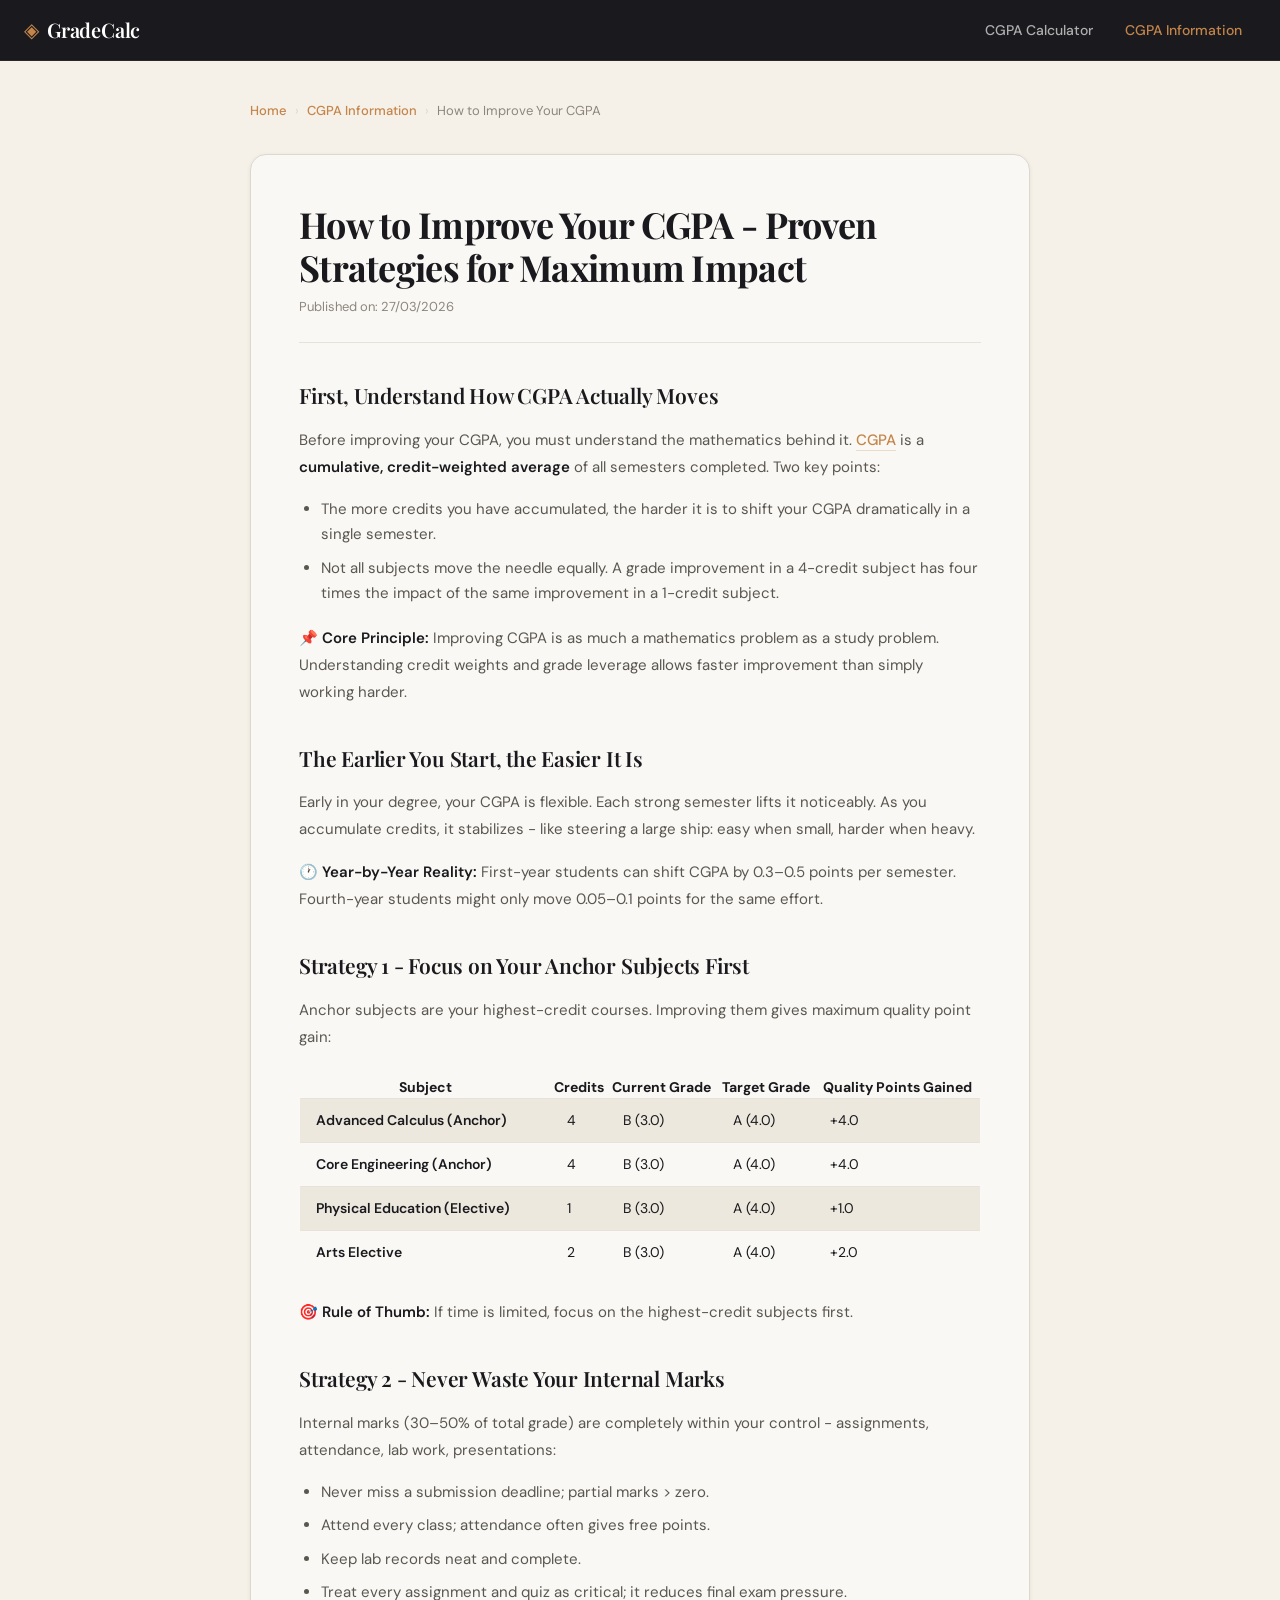
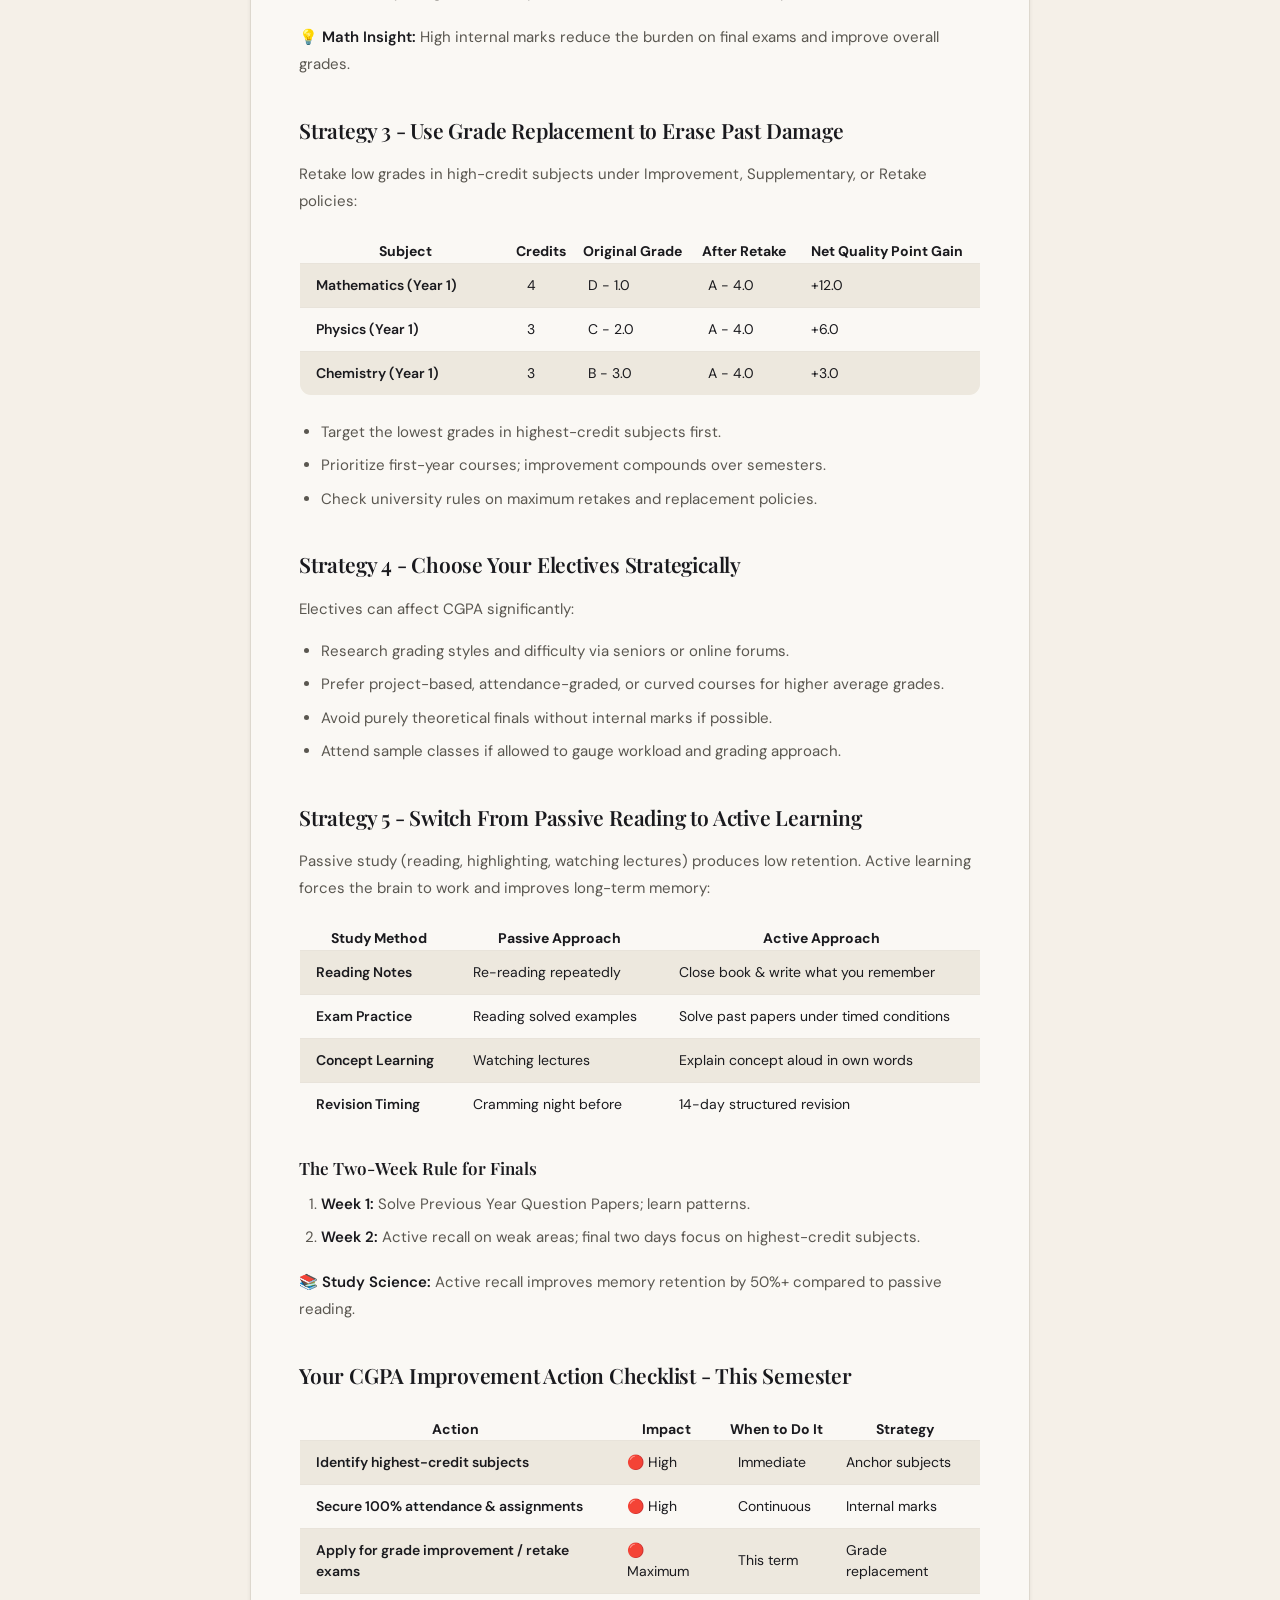
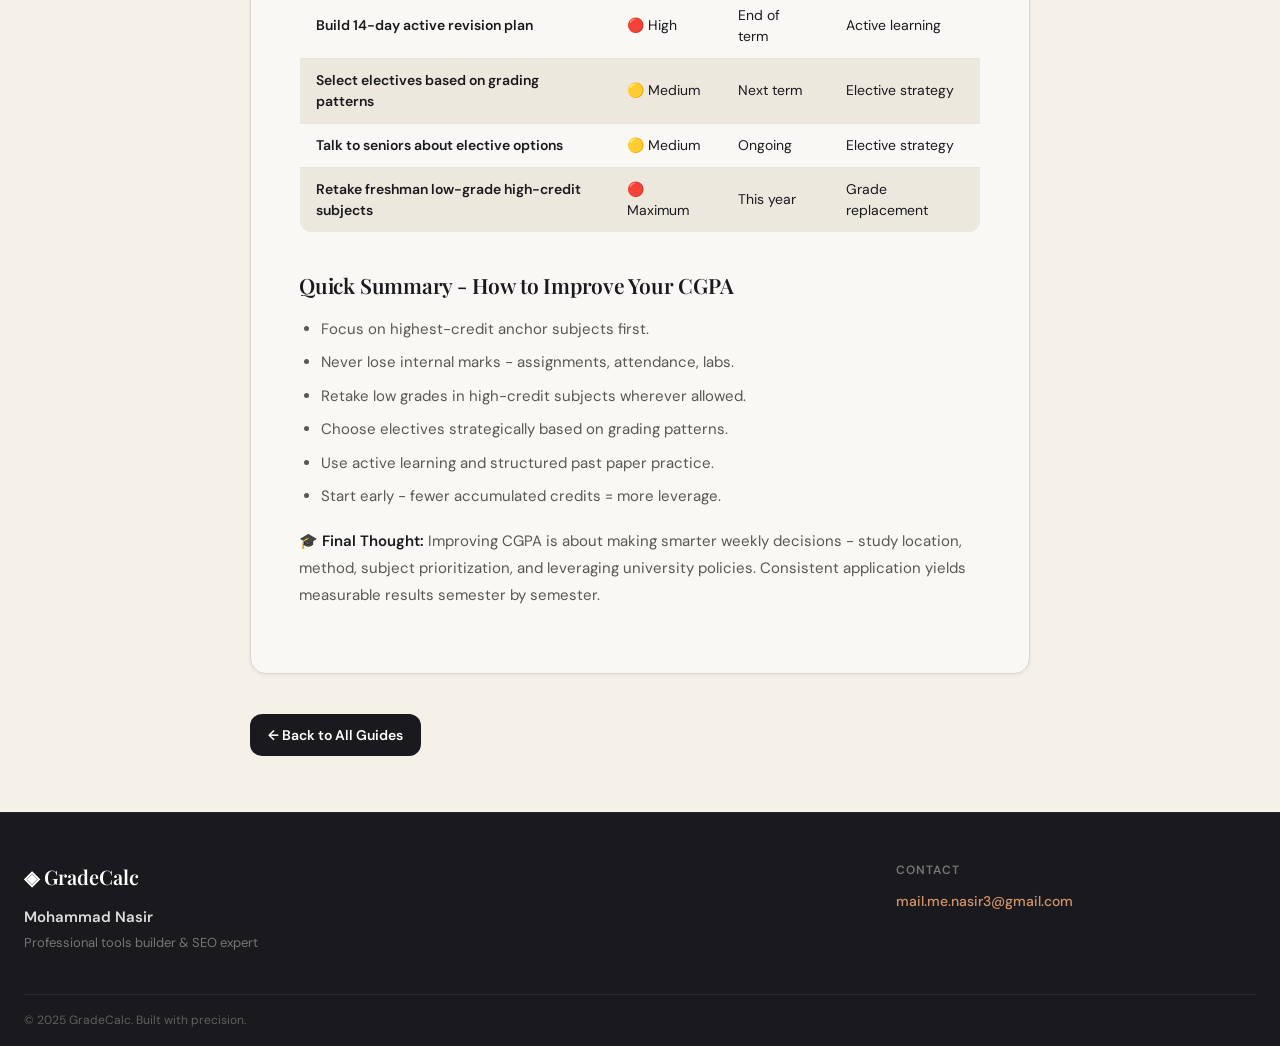
<file: improve-cgpa.html>
<!DOCTYPE html>
<html lang="en">
<head>
  <meta charset="UTF-8" />
  <meta name="viewport" content="width=device-width, initial-scale=1.0" />
  <title>How to Improve Your CGPA – GradeCalc</title>
  <link rel="canonical" href="https://cgpacalculator.dev/improve-cgpa" />
  <link rel="icon" type="image/webp" href="cgpa-calculator-logo.webp" />
  <link href="https://fonts.googleapis.com/css2?family=Playfair+Display:wght@400;600;700&family=DM+Sans:wght@300;400;500;600&display=swap" rel="stylesheet" />
  <link rel="stylesheet" href="style.css" />
</head>
<body>

  <!-- HEADER -->
  <header class="header">
    <div class="header-inner">
      <a href="index.html" class="logo">
        <span class="logo-icon">◈</span>
        <span class="logo-text">GradeCalc</span>
      </a>
      <nav class="nav-desktop">
        <a href="index.html" class="nav-link">CGPA Calculator</a>
        <a href="cgpa-information.html" class="nav-link active">CGPA Information</a>
      </nav>
      <button class="hamburger" id="hamburger" aria-label="Menu">
        <span></span><span></span><span></span>
      </button>
    </div>
    <div class="mobile-menu" id="mobileMenu">
      <a href="index.html" class="mobile-nav-link">CGPA Calculator</a>
      <a href="cgpa-information.html" class="mobile-nav-link">CGPA Information</a>
    </div>
  </header>

  <!-- MAIN -->
  <main class="blog-page-wrap">

    <!-- Breadcrumb -->
    <nav class="breadcrumb">
      <a href="index.html">Home</a>
      <span class="breadcrumb-sep">›</span>
      <a href="cgpa-information.html">CGPA Information</a>
      <span class="breadcrumb-sep">›</span>
      <span>How to Improve Your CGPA</span>
    </nav>

    <article class="blog-article">

<h1>How to Improve Your CGPA - Proven Strategies for Maximum Impact</h1>
<span class="pub-date">Published on: 27/03/2026</span>

<h2>First, Understand How CGPA Actually Moves</h2>
<p>Before improving your CGPA, you must understand the mathematics behind it. <a href="https://cgpacalculator.dev/" title="CGPA Calculator">CGPA</a> is a <strong>cumulative, credit-weighted average</strong> of all semesters completed. Two key points:</p>
<ul>
<li>The more credits you have accumulated, the harder it is to shift your CGPA dramatically in a single semester.</li>
<li>Not all subjects move the needle equally. A grade improvement in a 4-credit subject has four times the impact of the same improvement in a 1-credit subject.</li>
</ul>
<p>📌 <strong>Core Principle:</strong> Improving CGPA is as much a mathematics problem as a study problem. Understanding credit weights and grade leverage allows faster improvement than simply working harder.</p>

<h2>The Earlier You Start, the Easier It Is</h2>
<p>Early in your degree, your CGPA is flexible. Each strong semester lifts it noticeably. As you accumulate credits, it stabilizes - like steering a large ship: easy when small, harder when heavy.</p>
<p>🕐 <strong>Year-by-Year Reality:</strong> First-year students can shift CGPA by 0.3–0.5 points per semester. Fourth-year students might only move 0.05–0.1 points for the same effort.</p>

<h2>Strategy 1 - Focus on Your Anchor Subjects First</h2>
<p>Anchor subjects are your highest-credit courses. Improving them gives maximum quality point gain:</p>

<div class="table-responsive"><table>
<tr>
<th>Subject</th><th>Credits</th><th>Current Grade</th><th>Target Grade</th><th>Quality Points Gained</th>
</tr>
<tr><td>Advanced Calculus (Anchor)</td><td>4</td><td>B (3.0)</td><td>A (4.0)</td><td>+4.0</td></tr>
<tr><td>Core Engineering (Anchor)</td><td>4</td><td>B (3.0)</td><td>A (4.0)</td><td>+4.0</td></tr>
<tr><td>Physical Education (Elective)</td><td>1</td><td>B (3.0)</td><td>A (4.0)</td><td>+1.0</td></tr>
<tr><td>Arts Elective</td><td>2</td><td>B (3.0)</td><td>A (4.0)</td><td>+2.0</td></tr>
</table></div>

<p>🎯 <strong>Rule of Thumb:</strong> If time is limited, focus on the highest-credit subjects first.</p>

<h2>Strategy 2 - Never Waste Your Internal Marks</h2>
<p>Internal marks (30–50% of total grade) are completely within your control - assignments, attendance, lab work, presentations:</p>
<ul>
<li>Never miss a submission deadline; partial marks > zero.</li>
<li>Attend every class; attendance often gives free points.</li>
<li>Keep lab records neat and complete.</li>
<li>Treat every assignment and quiz as critical; it reduces final exam pressure.</li>
</ul>
<p>💡 <strong>Math Insight:</strong> High internal marks reduce the burden on final exams and improve overall grades.</p>

<h2>Strategy 3 - Use Grade Replacement to Erase Past Damage</h2>
<p>Retake low grades in high-credit subjects under Improvement, Supplementary, or Retake policies:</p>

<div class="table-responsive"><table>
<tr>
<th>Subject</th><th>Credits</th><th>Original Grade</th><th>After Retake</th><th>Net Quality Point Gain</th>
</tr>
<tr><td>Mathematics (Year 1)</td><td>4</td><td>D - 1.0</td><td>A - 4.0</td><td>+12.0</td></tr>
<tr><td>Physics (Year 1)</td><td>3</td><td>C - 2.0</td><td>A - 4.0</td><td>+6.0</td></tr>
<tr><td>Chemistry (Year 1)</td><td>3</td><td>B - 3.0</td><td>A - 4.0</td><td>+3.0</td></tr>
</table></div>

<ul>
<li>Target the lowest grades in highest-credit subjects first.</li>
<li>Prioritize first-year courses; improvement compounds over semesters.</li>
<li>Check university rules on maximum retakes and replacement policies.</li>
</ul>

<h2>Strategy 4 - Choose Your Electives Strategically</h2>
<p>Electives can affect CGPA significantly:</p>
<ul>
<li>Research grading styles and difficulty via seniors or online forums.</li>
<li>Prefer project-based, attendance-graded, or curved courses for higher average grades.</li>
<li>Avoid purely theoretical finals without internal marks if possible.</li>
<li>Attend sample classes if allowed to gauge workload and grading approach.</li>
</ul>

<h2>Strategy 5 - Switch From Passive Reading to Active Learning</h2>
<p>Passive study (reading, highlighting, watching lectures) produces low retention. Active learning forces the brain to work and improves long-term memory:</p>

<div class="table-responsive"><table>
<tr>
<th>Study Method</th><th>Passive Approach</th><th>Active Approach</th>
</tr>
<tr><td>Reading Notes</td><td>Re-reading repeatedly</td><td>Close book & write what you remember</td></tr>
<tr><td>Exam Practice</td><td>Reading solved examples</td><td>Solve past papers under timed conditions</td></tr>
<tr><td>Concept Learning</td><td>Watching lectures</td><td>Explain concept aloud in own words</td></tr>
<tr><td>Revision Timing</td><td>Cramming night before</td><td>14-day structured revision</td></tr>
</table></div>

<h3>The Two-Week Rule for Finals</h3>
<ol>
<li><strong>Week 1:</strong> Solve Previous Year Question Papers; learn patterns.</li>
<li><strong>Week 2:</strong> Active recall on weak areas; final two days focus on highest-credit subjects.</li>
</ol>

<p>📚 <strong>Study Science:</strong> Active recall improves memory retention by 50%+ compared to passive reading.</p>

<h2>Your CGPA Improvement Action Checklist - This Semester</h2>

<div class="table-responsive"><table>
<tr>
<th>Action</th><th>Impact</th><th>When to Do It</th><th>Strategy</th>
</tr>
<tr><td>Identify highest-credit subjects</td><td>🔴 High</td><td>Immediate</td><td>Anchor subjects</td></tr>
<tr><td>Secure 100% attendance & assignments</td><td>🔴 High</td><td>Continuous</td><td>Internal marks</td></tr>
<tr><td>Apply for grade improvement / retake exams</td><td>🔴 Maximum</td><td>This term</td><td>Grade replacement</td></tr>
<tr><td>Build 14-day active revision plan</td><td>🔴 High</td><td>End of term</td><td>Active learning</td></tr>
<tr><td>Select electives based on grading patterns</td><td>🟡 Medium</td><td>Next term</td><td>Elective strategy</td></tr>
<tr><td>Talk to seniors about elective options</td><td>🟡 Medium</td><td>Ongoing</td><td>Elective strategy</td></tr>
<tr><td>Retake freshman low-grade high-credit subjects</td><td>🔴 Maximum</td><td>This year</td><td>Grade replacement</td></tr>
</table></div>

<h2>Quick Summary - How to Improve Your CGPA</h2>
<ul>
<li>Focus on highest-credit anchor subjects first.</li>
<li>Never lose internal marks - assignments, attendance, labs.</li>
<li>Retake low grades in high-credit subjects wherever allowed.</li>
<li>Choose electives strategically based on grading patterns.</li>
<li>Use active learning and structured past paper practice.</li>
<li>Start early - fewer accumulated credits = more leverage.</li>
</ul>

<p>🎓 <strong>Final Thought:</strong> Improving CGPA is about making smarter weekly decisions - study location, method, subject prioritization, and leveraging university policies. Consistent application yields measurable results semester by semester.</p>

</article>

    <a href="cgpa-information.html" class="back-link">
      ← Back to All Guides
    </a>

  </main>

  <!-- FOOTER -->
  <footer class="footer">
    <div class="footer-inner">
      <div class="footer-left">
        <div class="footer-logo">◈ GradeCalc</div>
        <div class="footer-author">Mohammad Nasir</div>
        <div class="footer-bio">Professional tools builder &amp; SEO expert</div>
      </div>
      <div class="footer-right">
        <div class="footer-contact-label">Contact</div>
        <a href="mailto:mail.me.nasir3@gmail.com" class="footer-email-link">mail.me.nasir3@gmail.com</a>
      </div>
    </div>
    <div class="footer-bottom">© 2025 GradeCalc. Built with precision.</div>
  </footer>

  <script src="script.js"></script>
</body>
</html>
</file>
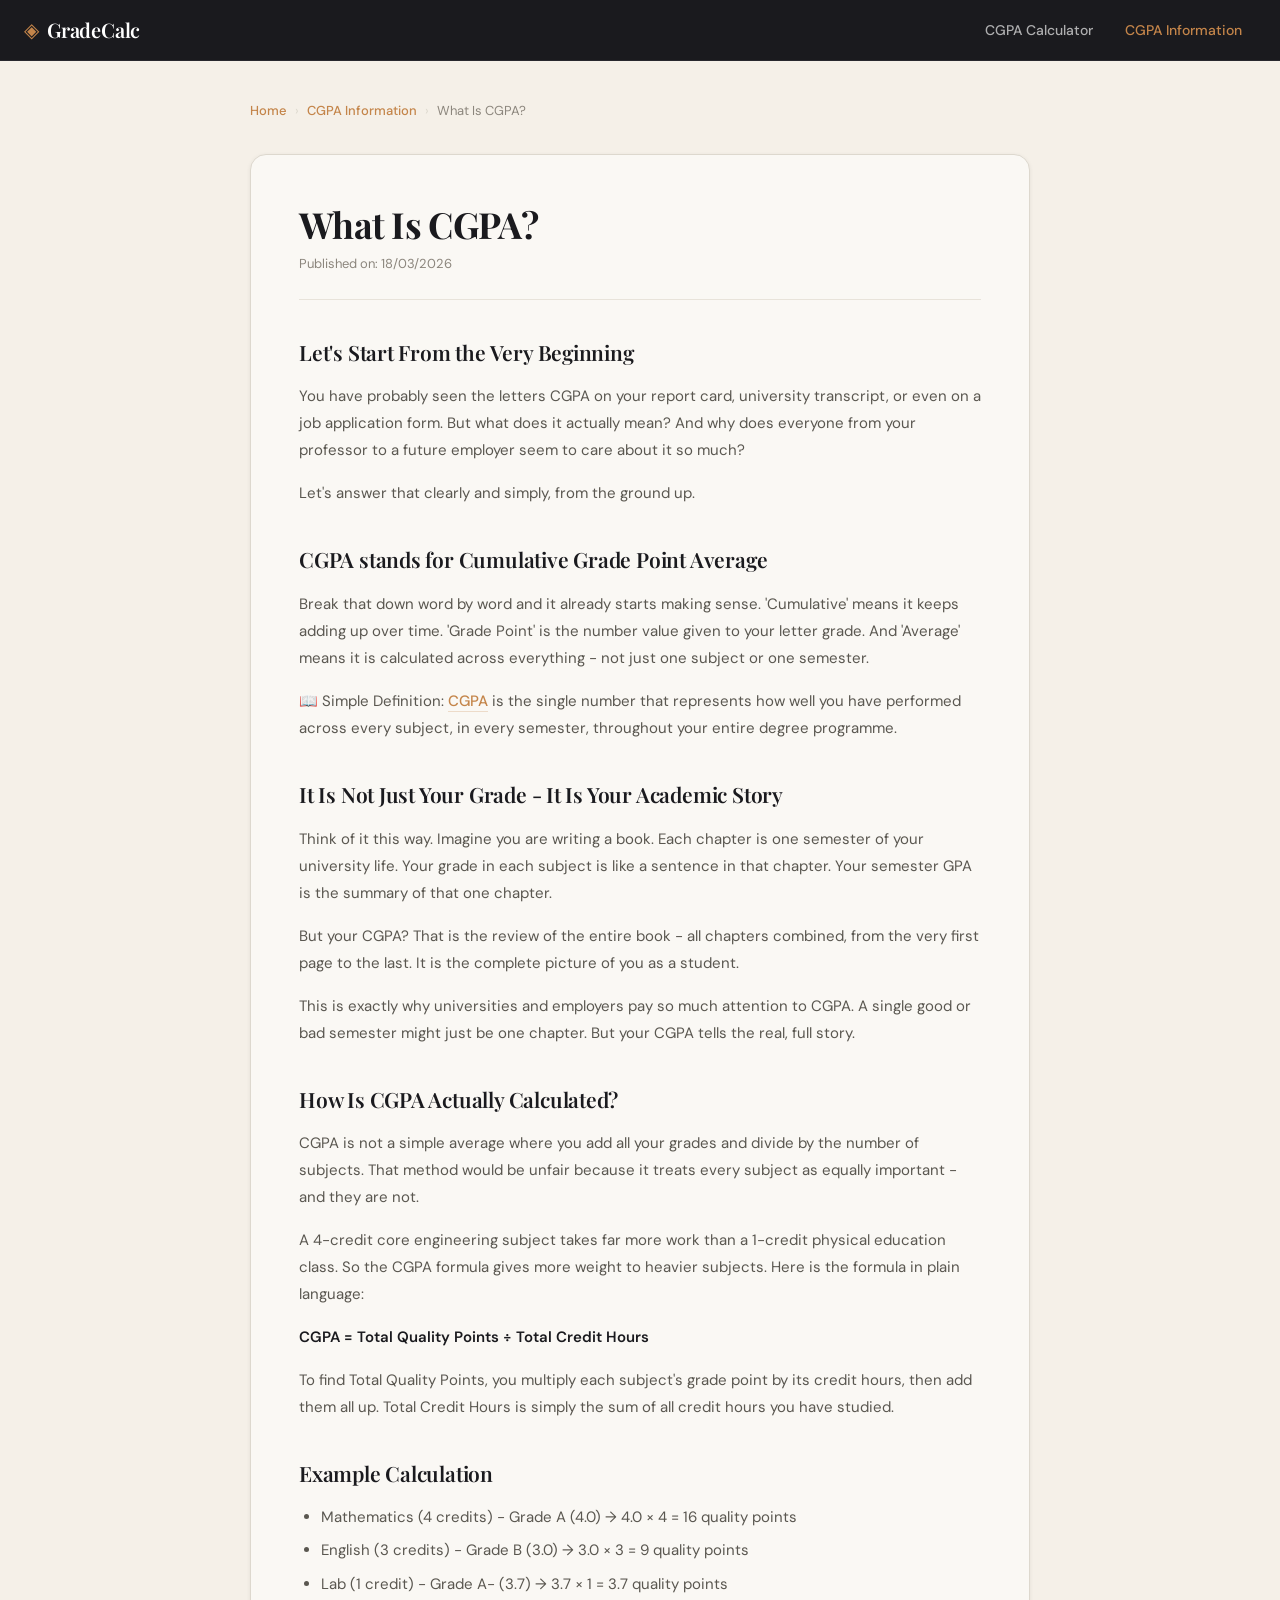
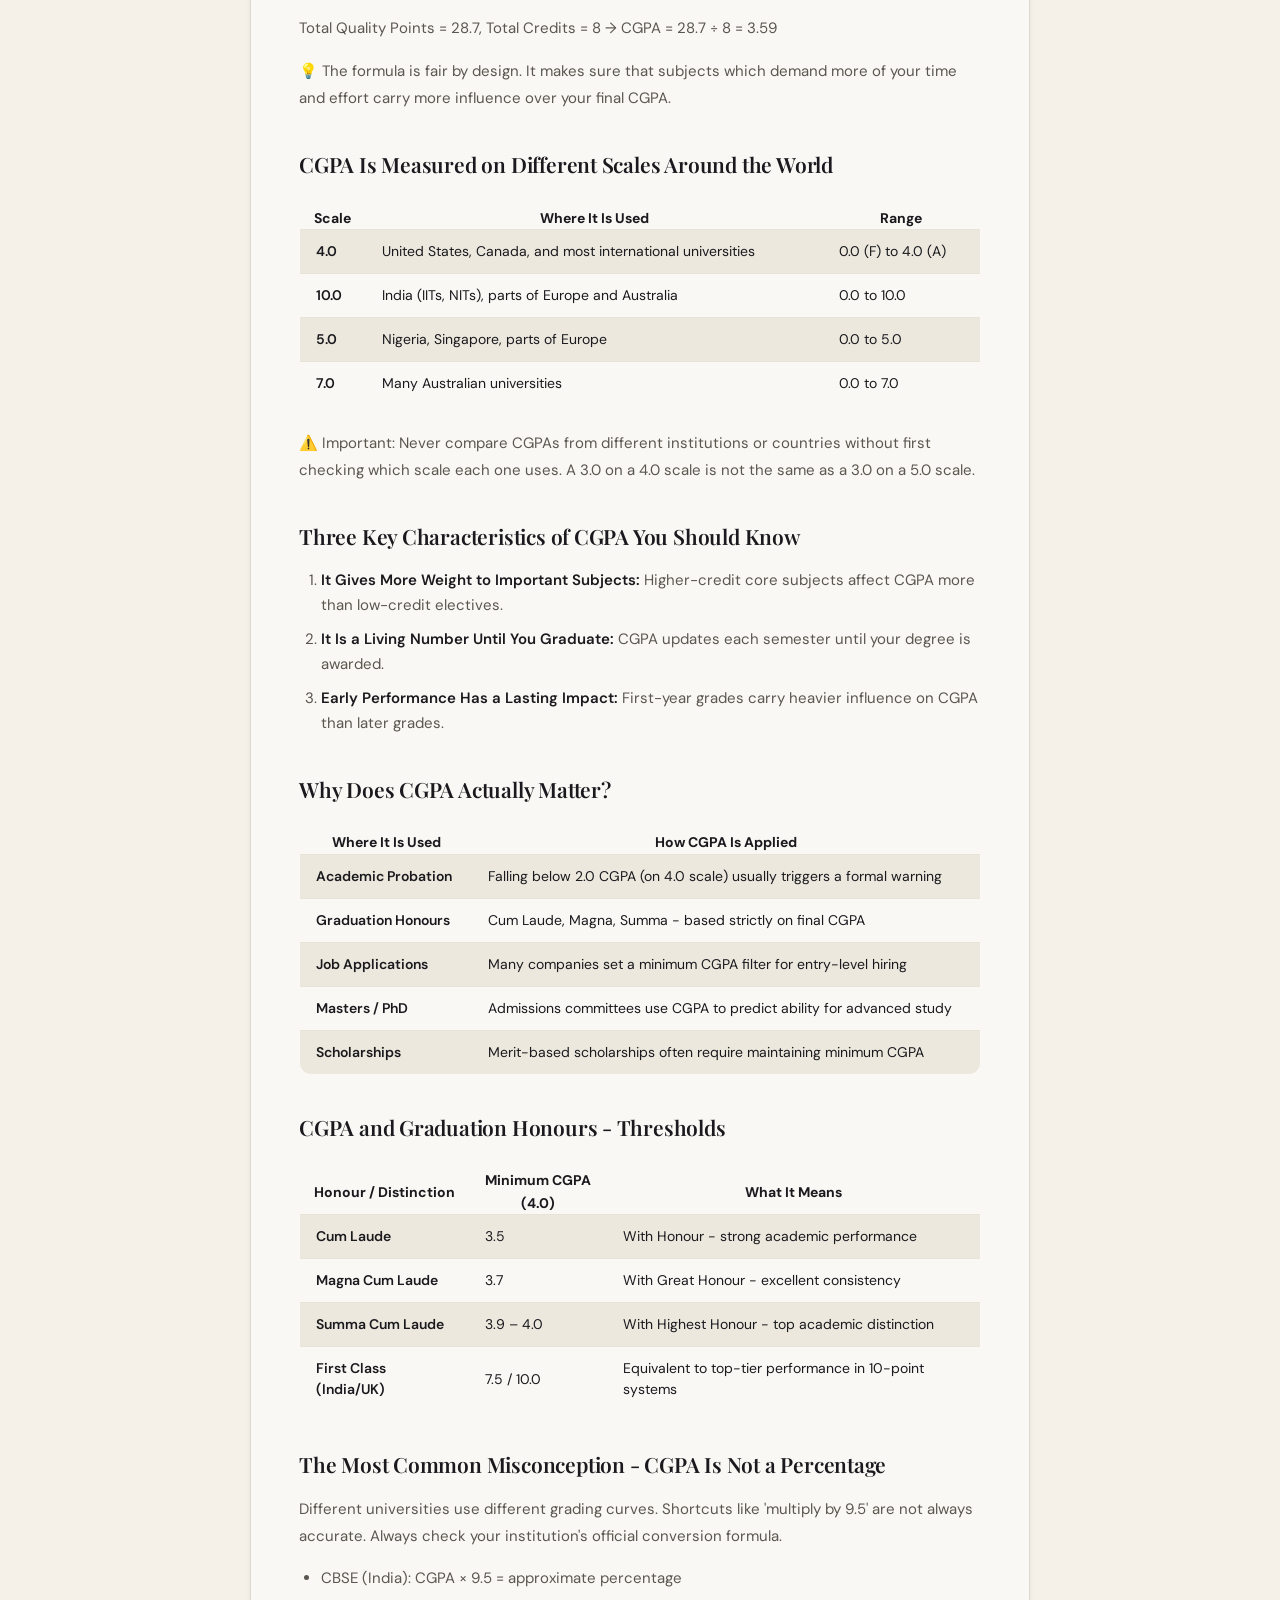
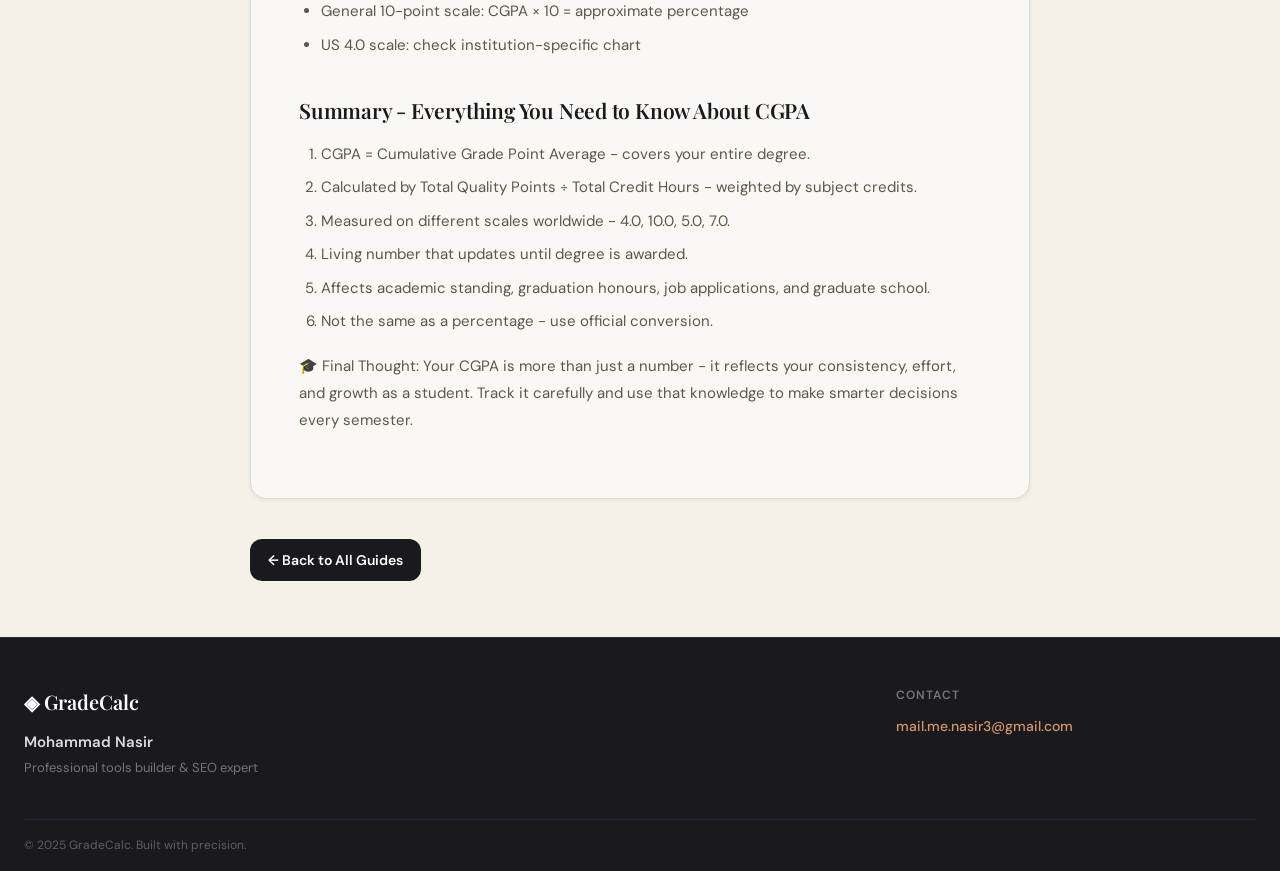
<file: what-is-cgpa.html>
<!DOCTYPE html>
<html lang="en">
<head>
  <meta charset="UTF-8" />
  <meta name="viewport" content="width=device-width, initial-scale=1.0" />
  <title>What Is CGPA? – GradeCalc</title>
  <link rel="canonical" href="https://cgpacalculator.dev/what-is-cgpa" />
  <link rel="icon" type="image/webp" href="cgpa-calculator-logo.webp" />
  <link href="https://fonts.googleapis.com/css2?family=Playfair+Display:wght@400;600;700&family=DM+Sans:wght@300;400;500;600&display=swap" rel="stylesheet" />
  <link rel="stylesheet" href="style.css" />
</head>
<body>

  <!-- HEADER -->
  <header class="header">
    <div class="header-inner">
      <a href="index.html" class="logo">
        <span class="logo-icon">◈</span>
        <span class="logo-text">GradeCalc</span>
      </a>
      <nav class="nav-desktop">
        <a href="index.html" class="nav-link">CGPA Calculator</a>
        <a href="cgpa-information.html" class="nav-link active">CGPA Information</a>
      </nav>
      <button class="hamburger" id="hamburger" aria-label="Menu">
        <span></span><span></span><span></span>
      </button>
    </div>
    <div class="mobile-menu" id="mobileMenu">
      <a href="index.html" class="mobile-nav-link">CGPA Calculator</a>
      <a href="cgpa-information.html" class="mobile-nav-link">CGPA Information</a>
    </div>
  </header>

  <!-- MAIN -->
  <main class="blog-page-wrap">

    <!-- Breadcrumb -->
    <nav class="breadcrumb">
      <a href="index.html">Home</a>
      <span class="breadcrumb-sep">›</span>
      <a href="cgpa-information.html">CGPA Information</a>
      <span class="breadcrumb-sep">›</span>
      <span>What Is CGPA?</span>
    </nav>

    <article class="blog-article">

<h1>What Is CGPA?</h1>
<span class="pub-date">Published on: 18/03/2026</span>

<h2>Let's Start From the Very Beginning</h2>

<p>You have probably seen the letters CGPA on your report card, university transcript, or even on a job application form. But what does it actually mean? And why does everyone from your professor to a future employer seem to care about it so much?</p>

<p>Let's answer that clearly and simply, from the ground up.</p>

<h2>CGPA stands for Cumulative Grade Point Average</h2>
<p>Break that down word by word and it already starts making sense. 'Cumulative' means it keeps adding up over time. 'Grade Point' is the number value given to your letter grade. And 'Average' means it is calculated across everything - not just one subject or one semester.</p>

<p>📖 Simple Definition: <a href="https://cgpacalculator.dev/" title="CGPA Calculator">CGPA</a> is the single number that represents how well you have performed across every subject, in every semester, throughout your entire degree programme.</p>

<h2>It Is Not Just Your Grade - It Is Your Academic Story</h2>
<p>Think of it this way. Imagine you are writing a book. Each chapter is one semester of your university life. Your grade in each subject is like a sentence in that chapter. Your semester GPA is the summary of that one chapter.</p>

<p>But your CGPA? That is the review of the entire book - all chapters combined, from the very first page to the last. It is the complete picture of you as a student.</p>

<p>This is exactly why universities and employers pay so much attention to CGPA. A single good or bad semester might just be one chapter. But your CGPA tells the real, full story.</p>

<h2>How Is CGPA Actually Calculated?</h2>
<p>CGPA is not a simple average where you add all your grades and divide by the number of subjects. That method would be unfair because it treats every subject as equally important - and they are not.</p>

<p>A 4-credit core engineering subject takes far more work than a 1-credit physical education class. So the CGPA formula gives more weight to heavier subjects. Here is the formula in plain language:</p>

<p><strong>CGPA = Total Quality Points ÷ Total Credit Hours</strong></p>

<p>To find Total Quality Points, you multiply each subject's grade point by its credit hours, then add them all up. Total Credit Hours is simply the sum of all credit hours you have studied.</p>

<h2>Example Calculation</h2>
<ul>
<li>Mathematics (4 credits) - Grade A (4.0) → 4.0 × 4 = 16 quality points</li>
<li>English (3 credits) - Grade B (3.0) → 3.0 × 3 = 9 quality points</li>
<li>Lab (1 credit) - Grade A- (3.7) → 3.7 × 1 = 3.7 quality points</li>
</ul>
<p>Total Quality Points = 28.7, Total Credits = 8 → CGPA = 28.7 ÷ 8 = 3.59</p>
<p>💡 The formula is fair by design. It makes sure that subjects which demand more of your time and effort carry more influence over your final CGPA.</p>

<h2>CGPA Is Measured on Different Scales Around the World</h2>
<div class="table-responsive"><table>
<tr>
<th>Scale</th>
<th>Where It Is Used</th>
<th>Range</th>
</tr>
<tr>
<td>4.0</td>
<td>United States, Canada, and most international universities</td>
<td>0.0 (F) to 4.0 (A)</td>
</tr>
<tr>
<td>10.0</td>
<td>India (IITs, NITs), parts of Europe and Australia</td>
<td>0.0 to 10.0</td>
</tr>
<tr>
<td>5.0</td>
<td>Nigeria, Singapore, parts of Europe</td>
<td>0.0 to 5.0</td>
</tr>
<tr>
<td>7.0</td>
<td>Many Australian universities</td>
<td>0.0 to 7.0</td>
</tr>
</table></div>

<p>⚠️ Important: Never compare CGPAs from different institutions or countries without first checking which scale each one uses. A 3.0 on a 4.0 scale is not the same as a 3.0 on a 5.0 scale.</p>

<h2>Three Key Characteristics of CGPA You Should Know</h2>
<ol>
<li><strong>It Gives More Weight to Important Subjects:</strong> Higher-credit core subjects affect CGPA more than low-credit electives.</li>
<li><strong>It Is a Living Number Until You Graduate:</strong> CGPA updates each semester until your degree is awarded.</li>
<li><strong>Early Performance Has a Lasting Impact:</strong> First-year grades carry heavier influence on CGPA than later grades.</li>
</ol>

<h2>Why Does CGPA Actually Matter?</h2>
<div class="table-responsive"><table>
<tr>
<th>Where It Is Used</th>
<th>How CGPA Is Applied</th>
</tr>
<tr>
<td>Academic Probation</td>
<td>Falling below 2.0 CGPA (on 4.0 scale) usually triggers a formal warning</td>
</tr>
<tr>
<td>Graduation Honours</td>
<td>Cum Laude, Magna, Summa - based strictly on final CGPA</td>
</tr>
<tr>
<td>Job Applications</td>
<td>Many companies set a minimum CGPA filter for entry-level hiring</td>
</tr>
<tr>
<td>Masters / PhD</td>
<td>Admissions committees use CGPA to predict ability for advanced study</td>
</tr>
<tr>
<td>Scholarships</td>
<td>Merit-based scholarships often require maintaining minimum CGPA</td>
</tr>
</table></div>

<h2>CGPA and Graduation Honours - Thresholds</h2>
<div class="table-responsive"><table>
<tr>
<th>Honour / Distinction</th>
<th>Minimum CGPA (4.0)</th>
<th>What It Means</th>
</tr>
<tr>
<td>Cum Laude</td>
<td>3.5</td>
<td>With Honour - strong academic performance</td>
</tr>
<tr>
<td>Magna Cum Laude</td>
<td>3.7</td>
<td>With Great Honour - excellent consistency</td>
</tr>
<tr>
<td>Summa Cum Laude</td>
<td>3.9 – 4.0</td>
<td>With Highest Honour - top academic distinction</td>
</tr>
<tr>
<td>First Class (India/UK)</td>
<td>7.5 / 10.0</td>
<td>Equivalent to top-tier performance in 10-point systems</td>
</tr>
</table></div>

<h2>The Most Common Misconception - CGPA Is Not a Percentage</h2>
<p>Different universities use different grading curves. Shortcuts like 'multiply by 9.5' are not always accurate. Always check your institution's official conversion formula.</p>
<ul>
<li>CBSE (India): CGPA × 9.5 = approximate percentage</li>
<li>General 10-point scale: CGPA × 10 = approximate percentage</li>
<li>US 4.0 scale: check institution-specific chart</li>
</ul>

<h2>Summary - Everything You Need to Know About CGPA</h2>
<ol>
<li>CGPA = Cumulative Grade Point Average - covers your entire degree.</li>
<li>Calculated by Total Quality Points ÷ Total Credit Hours - weighted by subject credits.</li>
<li>Measured on different scales worldwide - 4.0, 10.0, 5.0, 7.0.</li>
<li>Living number that updates until degree is awarded.</li>
<li>Affects academic standing, graduation honours, job applications, and graduate school.</li>
<li>Not the same as a percentage - use official conversion.</li>
</ol>

<p>🎓 Final Thought: Your CGPA is more than just a number - it reflects your consistency, effort, and growth as a student. Track it carefully and use that knowledge to make smarter decisions every semester.</p>

</article>

    <a href="cgpa-information.html" class="back-link">
      ← Back to All Guides
    </a>

  </main>

  <!-- FOOTER -->
  <footer class="footer">
    <div class="footer-inner">
      <div class="footer-left">
        <div class="footer-logo">◈ GradeCalc</div>
        <div class="footer-author">Mohammad Nasir</div>
        <div class="footer-bio">Professional tools builder &amp; SEO expert</div>
      </div>
      <div class="footer-right">
        <div class="footer-contact-label">Contact</div>
        <a href="mailto:mail.me.nasir3@gmail.com" class="footer-email-link">mail.me.nasir3@gmail.com</a>
      </div>
    </div>
    <div class="footer-bottom">© 2025 GradeCalc. Built with precision.</div>
  </footer>

  <script src="script.js"></script>
</body>
</html>
</file>
<file: style.css>
/* ============================================================
   GRADECALC — Complete Stylesheet
   Covers: index, cgpa-information, all blog pages
   ============================================================ */

*, *::before, *::after { box-sizing: border-box; margin: 0; padding: 0; }

:root {
  --bg:           #f5f0e8;
  --bg-2:         #ede8de;
  --bg-card:      #faf8f4;
  --surface:      #ffffff;
  --border:       #ddd8ce;
  --border-light: #e8e3da;
  --text-primary:   #1a1a1e;
  --text-secondary: #5a5750;
  --text-muted:     #8c867d;
  --accent:       #c4854a;
  --accent-light: #d4956a;
  --accent-dim:   rgba(196,133,74,0.12);
  --accent-glow:  rgba(196,133,74,0.25);
  --dark:   #1a1a1e;
  --dark-2: #28282e;
  --dark-3: #38383f;
  --green: #4a8c6a;
  --red:   #b85555;
  --radius-sm: 8px;
  --radius:    12px;
  --radius-lg: 16px;
  --shadow-sm: 0 1px 4px rgba(26,26,30,0.07);
  --shadow:    0 4px 16px rgba(26,26,30,0.10);
  --shadow-lg: 0 8px 32px rgba(26,26,30,0.13);
  --font-display: 'Playfair Display', Georgia, serif;
  --font-body:    'DM Sans', -apple-system, sans-serif;
  --transition:   0.22s ease;
}

html { scroll-behavior: smooth; }
body { font-family: var(--font-body); background: var(--bg); color: var(--text-primary); line-height: 1.6; min-height: 100vh; -webkit-font-smoothing: antialiased; }

/* HEADER */
.header { position: sticky; top: 0; z-index: 100; background: var(--dark); border-bottom: 1px solid var(--dark-2); backdrop-filter: blur(12px); }
.header-inner { max-width: 1280px; margin: 0 auto; padding: 0 24px; height: 60px; display: flex; align-items: center; justify-content: space-between; }
.logo { display: flex; align-items: center; gap: 8px; text-decoration: none; }
.logo-icon { color: var(--accent); font-size: 20px; line-height: 1; }
.logo-text { font-family: var(--font-display); font-size: 20px; font-weight: 600; color: #fff; letter-spacing: -0.01em; }
.nav-desktop { display: flex; align-items: center; gap: 4px; }
.nav-link { text-decoration: none; color: rgba(255,255,255,0.65); font-size: 14px; font-weight: 500; padding: 6px 14px; border-radius: var(--radius-sm); transition: color var(--transition), background var(--transition); }
.nav-link:hover { color: #fff; background: rgba(255,255,255,0.08); }
.nav-link.active { color: var(--accent); }
.hamburger { display: none; flex-direction: column; gap: 5px; background: none; border: none; cursor: pointer; padding: 6px; border-radius: 6px; }
.hamburger span { display: block; width: 22px; height: 2px; background: rgba(255,255,255,0.8); border-radius: 2px; transition: transform var(--transition), opacity var(--transition); }
.hamburger.active span:nth-child(1) { transform: translateY(7px) rotate(45deg); }
.hamburger.active span:nth-child(2) { opacity: 0; }
.hamburger.active span:nth-child(3) { transform: translateY(-7px) rotate(-45deg); }
.mobile-menu { display: none; flex-direction: column; background: var(--dark-2); border-top: 1px solid var(--dark-3); overflow: hidden; max-height: 0; transition: max-height 0.3s ease; }
.mobile-menu.open { max-height: 200px; }
.mobile-nav-link { display: block; padding: 14px 24px; color: rgba(255,255,255,0.75); text-decoration: none; font-size: 14px; font-weight: 500; border-bottom: 1px solid var(--dark-3); transition: color var(--transition), background var(--transition); }
.mobile-nav-link:hover { color: #fff; background: rgba(255,255,255,0.05); }

/* STICKY BAR */
.sticky-bar { position: sticky; top: 60px; z-index: 90; background: rgba(26,26,30,0.96); backdrop-filter: blur(12px); -webkit-backdrop-filter: blur(12px); border-bottom: 1px solid rgba(196,133,74,0.2); transform: translateY(-100%); opacity: 0; transition: transform 0.3s ease, opacity 0.3s ease; pointer-events: none; }
.sticky-bar.visible { transform: translateY(0); opacity: 1; pointer-events: auto; }
.sticky-bar-inner { max-width: 1280px; margin: 0 auto; padding: 0 24px; height: 48px; display: flex; align-items: center; }
.sticky-item { display: flex; align-items: center; gap: 8px; padding: 0 20px; }
.sticky-item:first-child { padding-left: 0; }
.sticky-divider { width: 1px; height: 20px; background: rgba(255,255,255,0.1); flex-shrink: 0; }
.sticky-label { font-size: 11px; font-weight: 600; letter-spacing: 0.1em; text-transform: uppercase; color: rgba(255,255,255,0.4); }
.sticky-val { font-size: 16px; font-weight: 700; color: #fff; font-family: var(--font-display); }
.sticky-grade { color: var(--accent-light); font-size: 13px; font-weight: 600; font-family: var(--font-body); }

/* HERO */
.hero { background: var(--dark); padding: 60px 24px 70px; border-bottom: 1px solid var(--dark-2); position: relative; overflow: hidden; }
.hero::before { content: ""; position: absolute; inset: 0; background: radial-gradient(ellipse 60% 80% at 70% 50%, rgba(196,133,74,0.12) 0%, transparent 70%); pointer-events: none; }
.hero-inner { max-width: 960px; margin: 0 auto; text-align: center; position: relative; }
.hero-eyebrow { font-size: 12px; font-weight: 600; letter-spacing: 0.14em; text-transform: uppercase; color: var(--accent); margin-bottom: 16px; }
.hero-title { font-family: var(--font-display); font-size: clamp(32px, 5vw, 56px); font-weight: 700; color: #fff; line-height: 1.15; letter-spacing: -0.02em; margin-bottom: 18px; }
.hero-title em { font-style: italic; color: var(--accent-light); }
.hero-sub { font-size: 16px; color: rgba(255,255,255,0.55); max-width: 680px; margin: 0 auto; line-height: 1.7; }

/* MAIN CONTENT (index) */
.main-content { max-width: 1280px; margin: 0 auto; padding: 48px 24px 0; display: flex; flex-direction: column; }

/* TOP GRID */
.top-grid { display: grid; grid-template-columns: 1fr 1fr; gap: 20px; margin-bottom: 20px; align-items: stretch; }
.top-card { background: var(--bg-card); border: 1px solid var(--border); border-radius: var(--radius-lg); padding: 28px; display: flex; flex-direction: column; box-shadow: var(--shadow-sm); transition: box-shadow var(--transition); }
.top-card:hover { box-shadow: var(--shadow); }
.target-card-standalone { margin-top: 20px; margin-bottom: 20px; }
.card-label { font-size: 11px; font-weight: 600; letter-spacing: 0.12em; text-transform: uppercase; color: var(--accent); margin-bottom: 6px; }
.card-title { font-family: var(--font-display); font-size: 22px; font-weight: 600; color: var(--text-primary); margin-bottom: 20px; letter-spacing: -0.01em; }
.scale-options { display: flex; flex-direction: column; gap: 10px; }
.scale-option { display: flex; align-items: center; gap: 12px; padding: 14px 16px; border: 1.5px solid var(--border); border-radius: var(--radius); cursor: pointer; transition: border-color var(--transition), background var(--transition); background: var(--bg); }
.scale-option input[type="radio"] { display: none; }
.scale-option.scale-active { border-color: var(--accent); background: var(--accent-dim); }
.scale-option:hover { border-color: var(--accent-light); }
.scale-option-content { display: flex; flex-direction: column; gap: 2px; }
.scale-name { font-size: 14px; font-weight: 600; color: var(--text-primary); }
.scale-desc { font-size: 12px; color: var(--text-muted); }
.scale-preview { margin-top: auto; padding-top: 16px; }
.preview-row { display: flex; flex-wrap: wrap; gap: 6px; align-items: center; }
.preview-item { display: flex; align-items: center; gap: 4px; background: var(--bg-2); border: 1px solid var(--border); border-radius: 6px; padding: 4px 8px; }
.pi-letter { font-size: 12px; font-weight: 700; color: var(--text-primary); }
.pi-val    { font-size: 11px; color: var(--text-muted); }
.preview-more { font-size: 11px; color: var(--text-muted); padding: 4px 6px; }
.result-card { align-items: center; text-align: center; }
.cgpa-display { flex: 1; display: flex; flex-direction: column; align-items: center; gap: 12px; width: 100%; }
.cgpa-big { font-family: var(--font-display); font-size: 64px; font-weight: 700; color: var(--text-primary); line-height: 1; letter-spacing: -0.03em; }
.cgpa-bar-wrap { width: 100%; height: 6px; background: var(--border); border-radius: 99px; overflow: hidden; }
.cgpa-bar { height: 100%; background: linear-gradient(90deg, var(--accent), var(--accent-light)); border-radius: 99px; width: 0%; transition: width 0.6s cubic-bezier(0.34,1.56,0.64,1); }
.cgpa-grade-label { font-size: 14px; font-weight: 600; color: var(--accent); letter-spacing: 0.04em; }
.total-credits-row { display: flex; gap: 16px; margin-top: auto; padding-top: 16px; width: 100%; }
.stat-box { flex: 1; background: var(--bg-2); border: 1px solid var(--border); border-radius: var(--radius); padding: 14px; display: flex; flex-direction: column; gap: 4px; }
.stat-label { font-size: 11px; font-weight: 600; letter-spacing: 0.08em; text-transform: uppercase; color: var(--text-muted); }
.stat-val   { font-size: 24px; font-weight: 700; font-family: var(--font-display); color: var(--text-primary); }
.target-form { display: flex; flex-direction: column; gap: 12px; flex: 1; }
.target-field { display: flex; flex-direction: column; gap: 5px; }
.target-field label { font-size: 12px; font-weight: 600; color: var(--text-secondary); letter-spacing: 0.03em; }
.target-field input { width: 100%; padding: 10px 12px; border: 1.5px solid var(--border); border-radius: var(--radius-sm); background: var(--bg); font-family: var(--font-body); font-size: 14px; color: var(--text-primary); outline: none; transition: border-color var(--transition); }
.target-field input:focus { border-color: var(--accent); }
.target-result { margin-top: 8px; padding: 14px 16px; background: var(--bg-2); border: 1.5px solid var(--border); border-radius: var(--radius); display: flex; justify-content: space-between; align-items: center; transition: border-color var(--transition), background var(--transition); }
.target-result.target-possible   { border-color: var(--green); background: rgba(74,140,106,0.08); }
.target-result.target-impossible { border-color: var(--red);   background: rgba(184,85,85,0.08); }
.target-result.target-achieved   { border-color: var(--accent); background: var(--accent-dim); }
.target-label { font-size: 12px; font-weight: 600; color: var(--text-muted); text-transform: uppercase; letter-spacing: 0.08em; }
.target-val   { font-size: 22px; font-weight: 700; font-family: var(--font-display); color: var(--text-primary); }
.target-impossible .target-val { color: var(--red); }
.target-achieved   .target-val { color: var(--accent); }
.target-possible   .target-val { color: var(--green); }
.btn-pdf { margin-top: 16px; display: flex; align-items: center; justify-content: center; gap: 8px; width: 100%; padding: 12px 18px; background: var(--dark); color: #fff; border: none; border-radius: var(--radius); font-family: var(--font-body); font-size: 14px; font-weight: 600; cursor: pointer; transition: background var(--transition), transform var(--transition); }
.btn-pdf:hover  { background: var(--dark-2); transform: translateY(-1px); }
.btn-pdf:active { transform: translateY(0); }

/* SECTION HEADERS */
.section-header { display: flex; justify-content: space-between; align-items: flex-start; margin-bottom: 24px; }
.section-eyebrow { display: block; font-size: 11px; font-weight: 600; letter-spacing: 0.14em; text-transform: uppercase; color: var(--accent); margin-bottom: 4px; }
.section-title { font-family: var(--font-display); font-size: 28px; font-weight: 700; color: var(--text-primary); letter-spacing: -0.02em; }

/* CALCULATOR SECTION */
.calculator-section { margin-top: 20px; margin-bottom: 0; }
.semester-box { background: var(--bg-card); border: 1px solid var(--border); border-radius: var(--radius-lg); margin-bottom: 20px; overflow: hidden; box-shadow: var(--shadow-sm); transition: box-shadow var(--transition); }
.semester-box:hover { box-shadow: var(--shadow); }
.semester-header { display: flex; align-items: center; justify-content: space-between; padding: 18px 24px; background: var(--dark); border-bottom: 1px solid var(--dark-2); }
.semester-title-wrap { display: flex; align-items: center; gap: 12px; }
.semester-num { font-size: 14px; font-weight: 700; color: #fff; letter-spacing: 0.03em; }
.semester-name-input { background: rgba(255,255,255,0.08); border: 1px solid rgba(255,255,255,0.12); border-radius: 6px; padding: 4px 10px; font-family: var(--font-body); font-size: 13px; color: rgba(255,255,255,0.75); width: 160px; outline: none; transition: border-color var(--transition), background var(--transition); }
.semester-name-input:focus { border-color: var(--accent); background: rgba(255,255,255,0.12); }
.semester-name-input::placeholder { color: rgba(255,255,255,0.3); }
.semester-right-wrap { display: flex; align-items: center; gap: 10px; }
.semester-sgpa-wrap { display: flex; align-items: center; gap: 8px; background: rgba(255,255,255,0.06); border: 1px solid rgba(255,255,255,0.1); border-radius: 8px; padding: 6px 14px; }
.sgpa-tag-label { font-size: 11px; font-weight: 600; color: rgba(255,255,255,0.5); text-transform: uppercase; letter-spacing: 0.1em; }
.sgpa-tag-val   { font-size: 18px; font-weight: 700; font-family: var(--font-display); color: var(--accent-light); }
.btn-delete-semester { display: flex; align-items: center; justify-content: center; width: 34px; height: 34px; border: 1px solid rgba(255,255,255,0.12); background: rgba(184,85,85,0.12); color: rgba(255,120,120,0.85); cursor: pointer; border-radius: 8px; transition: background var(--transition), color var(--transition), border-color var(--transition); flex-shrink: 0; }
.btn-delete-semester:hover { background: rgba(184,85,85,0.28); color: #ff8080; border-color: rgba(184,85,85,0.4); }
.courses-container { padding: 16px 24px 8px; display: flex; flex-direction: column; gap: 10px; }
.course-row { display: grid; grid-template-columns: 2fr 100px 160px 36px; gap: 10px; align-items: center; padding: 12px 16px; background: var(--bg); border: 1px solid var(--border-light); border-radius: var(--radius); transition: opacity 0.25s, border-color var(--transition), box-shadow var(--transition); }
.course-row:hover  { border-color: var(--border); box-shadow: var(--shadow-sm); }
.course-row.removing { opacity: 0; }
.course-row input, .course-row select { width: 100%; padding: 8px 12px; border: 1.5px solid var(--border); border-radius: var(--radius-sm); background: var(--surface); font-family: var(--font-body); font-size: 13px; color: var(--text-primary); outline: none; transition: border-color var(--transition); }
.course-row input:focus, .course-row select:focus { border-color: var(--accent); }
.course-row select { appearance: none; -webkit-appearance: none; background-image: url("data:image/svg+xml,%3Csvg xmlns='http://www.w3.org/2000/svg' width='12' height='8' viewBox='0 0 12 8'%3E%3Cpath d='M1 1l5 5 5-5' stroke='%238c867d' stroke-width='1.5' fill='none' stroke-linecap='round'/%3E%3C/svg%3E"); background-repeat: no-repeat; background-position: right 10px center; padding-right: 28px; }
.btn-delete-course { display: flex; align-items: center; justify-content: center; width: 36px; height: 36px; border: none; background: transparent; color: var(--text-muted); cursor: pointer; border-radius: 6px; transition: background var(--transition), color var(--transition); flex-shrink: 0; }
.btn-delete-course:hover { background: rgba(184,85,85,0.1); color: var(--red); }
.btn-add-course { display: flex; align-items: center; justify-content: center; gap: 6px; margin: 8px 24px 16px; padding: 9px 16px; width: calc(100% - 48px); background: transparent; border: 1.5px dashed var(--border); border-radius: var(--radius); font-family: var(--font-body); font-size: 13px; font-weight: 600; color: var(--text-secondary); cursor: pointer; transition: border-color var(--transition), color var(--transition), background var(--transition); }
.btn-add-course:hover { border-color: var(--accent); color: var(--accent); background: var(--accent-dim); }
.btn-add-semester { display: flex; align-items: center; justify-content: center; gap: 8px; width: 100%; padding: 14px; background: transparent; border: 2px dashed var(--border); border-radius: var(--radius-lg); font-family: var(--font-body); font-size: 14px; font-weight: 600; color: var(--text-secondary); cursor: pointer; transition: all var(--transition); }
.btn-add-semester:hover { border-color: var(--accent); color: var(--accent); background: var(--accent-dim); }

/* SGPA SECTION */
.sgpa-section { background: var(--bg-card); border: 1px solid var(--border); border-radius: var(--radius-lg); padding: 28px; margin-bottom: 40px; box-shadow: var(--shadow-sm); }
.sgpa-cgpa-result { display: flex; align-items: center; gap: 10px; background: var(--dark); border-radius: var(--radius); padding: 12px 20px; }
.sgpa-label { font-size: 12px; font-weight: 700; color: rgba(255,255,255,0.5); letter-spacing: 0.1em; text-transform: uppercase; }
.sgpa-val   { font-size: 28px; font-weight: 700; font-family: var(--font-display); color: var(--accent-light); }
.sgpa-table-wrap { background: var(--bg); border: 1px solid var(--border); border-radius: var(--radius); overflow: hidden; margin-bottom: 12px; }
.sgpa-table-header { display: grid; grid-template-columns: 1fr 1fr 40px; gap: 12px; padding: 10px 16px; background: var(--bg-2); border-bottom: 1px solid var(--border); font-size: 11px; font-weight: 700; color: var(--text-muted); letter-spacing: 0.08em; text-transform: uppercase; }
.sgpa-row { display: grid; grid-template-columns: 1fr 1fr 40px; gap: 12px; align-items: center; padding: 10px 16px; border-bottom: 1px solid var(--border-light); transition: background var(--transition); }
.sgpa-row:last-child { border-bottom: none; }
.sgpa-row:hover { background: var(--bg-2); }
.sgpa-row input { width: 100%; padding: 8px 10px; border: 1.5px solid var(--border); border-radius: var(--radius-sm); background: var(--surface); font-family: var(--font-body); font-size: 13px; color: var(--text-primary); outline: none; transition: border-color var(--transition); }
.sgpa-row input:focus { border-color: var(--accent); }
.btn-delete-sgpa { display: flex; align-items: center; justify-content: center; width: 32px; height: 32px; border: none; background: transparent; color: var(--text-muted); cursor: pointer; border-radius: 6px; transition: background var(--transition), color var(--transition); }
.btn-delete-sgpa:hover { background: rgba(184,85,85,0.1); color: var(--red); }
.btn-add-row { display: flex; align-items: center; gap: 6px; padding: 9px 16px; background: transparent; border: 1.5px dashed var(--border); border-radius: var(--radius); font-family: var(--font-body); font-size: 13px; font-weight: 600; color: var(--text-secondary); cursor: pointer; transition: all var(--transition); }
.btn-add-row:hover { border-color: var(--accent); color: var(--accent); background: var(--accent-dim); }

/* INFO CARDS */
.info-section { margin-bottom: 60px; }
.info-grid { display: grid; grid-template-columns: repeat(3, 1fr); gap: 20px; }
.info-card { background: var(--bg-card); border: 1px solid var(--border); border-radius: var(--radius-lg); padding: 28px; box-shadow: var(--shadow-sm); transition: box-shadow var(--transition), transform var(--transition); }
.info-card:hover { box-shadow: var(--shadow); transform: translateY(-2px); }
.info-icon { font-size: 24px; color: var(--accent); margin-bottom: 14px; }
.info-card h3 { font-family: var(--font-display); font-size: 18px; font-weight: 600; color: var(--text-primary); margin-bottom: 10px; letter-spacing: -0.01em; }
.info-card p  { font-size: 14px; color: var(--text-secondary); line-height: 1.7; }

/* BLOG GRID (cgpa-information) */
.blog-section-wrap { max-width: 1280px; margin: 0 auto; padding: 52px 24px 60px; }
.blog-grid { display: grid; grid-template-columns: repeat(3, 1fr); gap: 20px; margin-bottom: 52px; }
.blog-card { background: var(--bg-card); border: 1px solid var(--border); border-radius: var(--radius-lg); padding: 28px; text-decoration: none; display: flex; flex-direction: column; gap: 10px; box-shadow: var(--shadow-sm); position: relative; overflow: hidden; transition: box-shadow var(--transition), transform var(--transition), border-color var(--transition); }
.blog-card::before { content: ""; position: absolute; top: 0; left: 0; right: 0; height: 3px; background: linear-gradient(90deg, var(--accent), var(--accent-light)); opacity: 0; transition: opacity var(--transition); }
.blog-card:hover { box-shadow: var(--shadow); transform: translateY(-3px); border-color: rgba(196,133,74,0.3); }
.blog-card:hover::before { opacity: 1; }
.blog-card-num { font-size: 11px; font-weight: 700; letter-spacing: 0.1em; color: var(--accent); text-transform: uppercase; }
.blog-card h3 { font-family: var(--font-display); font-size: 18px; font-weight: 600; color: var(--text-primary); line-height: 1.3; letter-spacing: -0.01em; }
.blog-card p  { font-size: 14px; color: var(--text-secondary); line-height: 1.65; flex: 1; }
.blog-card-arrow { display: flex; align-items: center; gap: 6px; font-size: 13px; font-weight: 600; color: var(--accent); margin-top: 4px; transition: gap var(--transition); }
.blog-card:hover .blog-card-arrow { gap: 10px; }

/* QUICK REFERENCE */
.quick-ref { background: var(--bg-card); border: 1px solid var(--border); border-radius: var(--radius-lg); padding: 32px; margin-bottom: 40px; box-shadow: var(--shadow-sm); }
.quick-ref-title { font-family: var(--font-display); font-size: 22px; font-weight: 600; color: var(--text-primary); margin-bottom: 20px; letter-spacing: -0.01em; }

/* TABLE WRAP (cgpa-information) */
.table-wrap { width: 100%; overflow-x: auto; -webkit-overflow-scrolling: touch; border-radius: var(--radius); border: 1px solid var(--border); margin: 24px 0; }
.table-wrap table { width: 100%; min-width: 480px; border-collapse: collapse; font-size: 14px; }
.table-wrap thead { background: var(--dark); }
.table-wrap thead th { padding: 12px 16px; text-align: left; font-size: 11px; font-weight: 700; letter-spacing: 0.08em; text-transform: uppercase; color: rgba(255,255,255,0.75); white-space: nowrap; }
.table-wrap tbody tr { border-bottom: 1px solid var(--border-light); transition: background var(--transition); }
.table-wrap tbody tr:last-child { border-bottom: none; }
.table-wrap tbody tr:nth-child(even) { background: var(--bg-2); }
.table-wrap tbody tr:hover { background: var(--accent-dim); }
.table-wrap tbody td { padding: 11px 16px; color: var(--text-primary); vertical-align: middle; }
.table-wrap tbody td:first-child { font-weight: 600; }
.table-scroll-hint { display: none; font-size: 12px; color: var(--text-muted); margin-bottom: 8px; align-items: center; gap: 4px; }

/* BLOG ARTICLE PAGE */
.blog-page-wrap { max-width: 820px; margin: 0 auto; padding: 52px 24px 72px; }
.breadcrumb { display: flex; align-items: center; gap: 8px; margin-bottom: 32px; font-size: 13px; color: var(--text-muted); flex-wrap: wrap; }
.breadcrumb a { color: var(--accent); text-decoration: none; font-weight: 500; transition: color var(--transition); }
.breadcrumb a:hover { color: var(--accent-light); }
.breadcrumb-sep { color: var(--border); }
.blog-article { background: var(--bg-card); border: 1px solid var(--border); border-radius: var(--radius-lg); padding: 48px; box-shadow: var(--shadow-sm); }
.blog-article h1 { font-family: var(--font-display); font-size: clamp(24px, 4vw, 36px); font-weight: 700; color: var(--text-primary); line-height: 1.2; letter-spacing: -0.02em; margin-bottom: 8px; }
.blog-article .pub-date { font-size: 13px; color: var(--text-muted); margin-bottom: 36px; display: block; padding-bottom: 24px; border-bottom: 1px solid var(--border-light); }
.blog-article h2 { font-family: var(--font-display); font-size: 21px; font-weight: 600; color: var(--text-primary); margin: 36px 0 14px; letter-spacing: -0.01em; }
.blog-article h3 { font-family: var(--font-display); font-size: 17px; font-weight: 600; color: var(--text-primary); margin: 28px 0 10px; }
.blog-article p { font-size: 15px; color: var(--text-secondary); line-height: 1.8; margin-bottom: 16px; }
.blog-article ul, .blog-article ol { padding-left: 22px; margin-bottom: 18px; display: flex; flex-direction: column; gap: 8px; }
.blog-article li { font-size: 15px; color: var(--text-secondary); line-height: 1.7; }
.blog-article strong { color: var(--text-primary); font-weight: 600; }
.blog-article a { color: var(--accent); text-decoration: none; font-weight: 500; border-bottom: 1px solid var(--accent-glow); transition: border-color var(--transition), color var(--transition); }
.blog-article a:hover { color: var(--accent-light); border-color: var(--accent-light); }

/* Blog article tables — responsive */
.blog-article table { width: 100%; border-collapse: collapse; font-size: 14px; margin: 24px 0; border-radius: var(--radius); overflow: hidden; border: 1px solid var(--border); }
.blog-article table thead { background: var(--dark); }
.blog-article table thead th { padding: 12px 16px; text-align: left; font-size: 11px; font-weight: 700; letter-spacing: 0.08em; text-transform: uppercase; color: rgba(255,255,255,0.75); }
.blog-article table tbody tr { border-bottom: 1px solid var(--border-light); transition: background var(--transition); }
.blog-article table tbody tr:last-child { border-bottom: none; }
.blog-article table tbody tr:nth-child(even) { background: var(--bg-2); }
.blog-article table tbody tr:hover { background: var(--accent-dim); }
.blog-article table tbody td { padding: 11px 16px; color: var(--text-primary); vertical-align: middle; line-height: 1.5; }
.blog-article table tbody td:first-child { font-weight: 600; }

.back-link { display: inline-flex; align-items: center; gap: 6px; margin-top: 40px; padding: 10px 18px; background: var(--dark); color: #fff; text-decoration: none; border-radius: var(--radius); font-size: 14px; font-weight: 600; transition: background var(--transition); }
.back-link:hover { background: var(--dark-2); }

/* FOOTER */
.footer { background: var(--dark); border-top: 1px solid var(--dark-2); padding: 48px 24px 0; }
.footer-inner { max-width: 1280px; margin: 0 auto; display: flex; justify-content: space-between; align-items: flex-start; gap: 40px; padding-bottom: 40px; border-bottom: 1px solid var(--dark-2); }
.footer-left { flex: 1; }
.footer-logo   { font-family: var(--font-display); font-size: 20px; font-weight: 600; color: #fff; margin-bottom: 12px; }
.footer-author { font-size: 15px; font-weight: 600; color: rgba(255,255,255,0.85); margin-bottom: 4px; }
.footer-bio    { font-size: 13px; color: rgba(255,255,255,0.4); }
.footer-right  { flex: 1; max-width: 360px; }
.footer-subscribe-text { font-size: 13px; color: rgba(255,255,255,0.55); margin-bottom: 12px; line-height: 1.5; }
.footer-form   { display: flex; gap: 8px; }
.footer-email-input { flex: 1; padding: 10px 14px; background: rgba(255,255,255,0.07); border: 1px solid rgba(255,255,255,0.12); border-radius: var(--radius-sm); font-family: var(--font-body); font-size: 13px; color: #fff; outline: none; transition: border-color var(--transition); }
.footer-email-input::placeholder { color: rgba(255,255,255,0.3); }
.footer-email-input:focus { border-color: var(--accent); }
.btn-subscribe { padding: 10px 18px; background: var(--accent); color: #fff; border: none; border-radius: var(--radius-sm); font-family: var(--font-body); font-size: 13px; font-weight: 600; cursor: pointer; white-space: nowrap; transition: background var(--transition), transform var(--transition); }
.btn-subscribe:hover    { background: var(--accent-light); transform: translateY(-1px); }
.btn-subscribe:disabled { opacity: 0.6; cursor: not-allowed; }
.subscribe-msg { margin-top: 10px; font-size: 13px; min-height: 18px; }
.subscribe-msg.success { color: #6aad8a; }
.subscribe-msg.error   { color: #cc7070; }
.footer-contact-label { font-size: 12px; font-weight: 600; letter-spacing: 0.08em; text-transform: uppercase; color: rgba(255,255,255,0.4); margin-bottom: 8px; }
.footer-email-link { color: var(--accent-light); text-decoration: none; font-size: 14px; font-weight: 500; transition: color var(--transition); }
.footer-email-link:hover { color: #fff; }
.footer-bottom { max-width: 1280px; margin: 0 auto; padding: 16px 0; font-size: 12px; color: rgba(255,255,255,0.3); }

/* TOAST */
.toast { position: fixed; bottom: 24px; left: 50%; transform: translateX(-50%) translateY(20px); background: var(--dark); color: #fff; padding: 12px 24px; border-radius: var(--radius); font-size: 14px; font-weight: 500; box-shadow: var(--shadow-lg); z-index: 9999; opacity: 0; transition: opacity 0.3s, transform 0.3s; border: 1px solid var(--dark-3); pointer-events: none; white-space: nowrap; }
.toast.toast-visible { opacity: 1; transform: translateX(-50%) translateY(0); }

/* ============================================================
   SEO SECTIONS
   ============================================================ */
.seo-section { margin-bottom: 48px; }
.seo-content-card { background: var(--bg-card); border: 1px solid var(--border); border-radius: var(--radius-lg); padding: 32px; box-shadow: var(--shadow-sm); }
.seo-content-card p { font-size: 15px; color: var(--text-secondary); line-height: 1.8; margin-bottom: 14px; }
.seo-content-card p:last-child { margin-bottom: 0; }

/* FORMULA */
.formula-display { margin: 24px 0; background: var(--dark); border-radius: var(--radius); padding: 32px 24px; display: flex; justify-content: center; align-items: center; }
.formula-inner { display: flex; align-items: center; gap: 16px; flex-wrap: wrap; justify-content: center; }
.formula-label { font-family: var(--font-display); font-size: 22px; font-weight: 700; color: var(--accent-light); white-space: nowrap; }
.formula-fraction { display: inline-flex; flex-direction: column; align-items: center; gap: 0; text-align: center; }
.formula-top { display: block; padding: 8px 16px; border-bottom: 2px solid rgba(196,133,74,0.6); font-size: 15px; color: rgba(255,255,255,0.9); font-weight: 500; line-height: 1.5; }
.formula-bottom { display: block; padding: 8px 16px; font-size: 15px; color: rgba(255,255,255,0.7); line-height: 1.5; }

/* GRADE BADGES */
.grade-badge { display: inline-block; padding: 3px 10px; border-radius: 6px; font-size: 12px; font-weight: 700; letter-spacing: 0.04em; }
.grade-a-plus  { background: rgba(74,140,106,0.15); color: #3a8a60; border: 1px solid rgba(74,140,106,0.3); }
.grade-a       { background: rgba(74,140,106,0.10); color: #4a8c6a; border: 1px solid rgba(74,140,106,0.2); }
.grade-a-minus { background: rgba(100,160,120,0.10); color: #5a9070; border: 1px solid rgba(100,160,120,0.2); }
.grade-b-plus  { background: rgba(196,133,74,0.12); color: #b07030; border: 1px solid rgba(196,133,74,0.25); }
.grade-b       { background: rgba(196,133,74,0.10); color: #c4854a; border: 1px solid rgba(196,133,74,0.2); }
.grade-b-minus { background: rgba(196,133,74,0.08); color: #c4854a; border: 1px solid rgba(196,133,74,0.15); }
.grade-c-plus  { background: rgba(160,140,80,0.10); color: #907830; border: 1px solid rgba(160,140,80,0.2); }
.grade-c       { background: rgba(140,120,60,0.10); color: #806820; border: 1px solid rgba(140,120,60,0.2); }
.grade-d       { background: rgba(184,85,85,0.10); color: #a05050; border: 1px solid rgba(184,85,85,0.2); }
.grade-f       { background: rgba(184,85,85,0.15); color: #b85555; border: 1px solid rgba(184,85,85,0.3); }

/* HOW-TO STEPS */
.how-to-steps { display: flex; flex-direction: column; gap: 16px; margin-top: 20px; }
.how-step { display: flex; gap: 18px; align-items: flex-start; padding: 20px; background: var(--bg); border: 1px solid var(--border-light); border-radius: var(--radius); transition: border-color var(--transition), box-shadow var(--transition); }
.how-step:hover { border-color: var(--accent-light); box-shadow: var(--shadow-sm); }
.step-num { flex-shrink: 0; width: 36px; height: 36px; background: var(--dark); color: var(--accent-light); border-radius: 50%; display: flex; align-items: center; justify-content: center; font-family: var(--font-display); font-size: 15px; font-weight: 700; }
.step-body h3 { font-family: var(--font-display); font-size: 16px; font-weight: 600; color: var(--text-primary); margin-bottom: 6px; letter-spacing: -0.01em; }
.step-body p  { font-size: 14px; color: var(--text-secondary); line-height: 1.7; margin: 0; }

/* WHY USE GRID */
.why-use-grid { display: grid; grid-template-columns: repeat(3, 1fr); gap: 18px; }
.why-card { background: var(--bg-card); border: 1px solid var(--border); border-radius: var(--radius-lg); padding: 26px; box-shadow: var(--shadow-sm); transition: box-shadow var(--transition), transform var(--transition), border-color var(--transition); }
.why-card:hover { box-shadow: var(--shadow); transform: translateY(-2px); border-color: rgba(196,133,74,0.25); }
.why-icon { font-size: 26px; margin-bottom: 12px; line-height: 1; }
.why-card h3 { font-family: var(--font-display); font-size: 16px; font-weight: 600; color: var(--text-primary); margin-bottom: 8px; letter-spacing: -0.01em; }
.why-card p  { font-size: 13.5px; color: var(--text-secondary); line-height: 1.7; }

/* FAQ */
.faq-section { margin-bottom: 60px; }
.faq-list { display: flex; flex-direction: column; gap: 10px; }
.faq-item { background: var(--bg-card); border: 1px solid var(--border); border-radius: var(--radius); overflow: hidden; transition: border-color var(--transition); }
.faq-item:has(.faq-question[aria-expanded="true"]) { border-color: rgba(196,133,74,0.35); }
.faq-question { width: 100%; display: flex; justify-content: space-between; align-items: center; padding: 18px 22px; background: none; border: none; cursor: pointer; font-family: var(--font-body); font-size: 15px; font-weight: 600; color: var(--text-primary); text-align: left; gap: 12px; transition: color var(--transition); }
.faq-question:hover { color: var(--accent); }
.faq-question[aria-expanded="true"] { color: var(--accent); }
.faq-chevron { flex-shrink: 0; color: var(--text-muted); transition: transform var(--transition); }
.faq-question[aria-expanded="true"] .faq-chevron { transform: rotate(180deg); color: var(--accent); }
.faq-answer { max-height: 0; overflow: hidden; transition: max-height 0.35s ease, padding var(--transition); }
.faq-answer.open { max-height: 300px; }
.faq-answer p { padding: 0 22px 18px; font-size: 14.5px; color: var(--text-secondary); line-height: 1.8; margin: 0; }

/* ============================================================
   RESPONSIVE
   ============================================================ */
@media (max-width: 1280px) {
  .main-content { padding: 40px 20px 0; }
  .blog-section-wrap { padding: 40px 20px 48px; }
  .blog-page-wrap { padding: 40px 20px 56px; }
}
@media (max-width: 1024px) {
  .info-grid { grid-template-columns: 1fr 1fr; }
  .blog-grid { grid-template-columns: repeat(2, 1fr); }
  .why-use-grid { grid-template-columns: repeat(2, 1fr); }
}
@media (max-width: 768px) {
  .nav-desktop { display: none; }
  .hamburger   { display: flex; }
  .mobile-menu { display: flex; }
  .hero { padding: 44px 20px 52px; }
  .main-content { padding: 28px 16px 0; }
  .blog-section-wrap { padding: 32px 16px 48px; }
  .blog-page-wrap { padding: 28px 16px 48px; }
  .blog-article { padding: 28px 20px; }
  .top-grid  { grid-template-columns: 1fr; }
  .info-grid { grid-template-columns: 1fr; }
  .blog-grid { grid-template-columns: 1fr; gap: 14px; }
  .course-row { grid-template-columns: 1fr 80px; grid-template-rows: auto auto auto; gap: 8px; padding: 14px 12px; }
  .course-row input.course-name   { grid-column: 1/2; grid-row: 1; }
  .course-row input.course-credit { grid-column: 2/3; grid-row: 1; }
  .course-row select.course-grade { grid-column: 1/2; grid-row: 2; }
  .btn-delete-course { grid-column: 1/-1; grid-row: 3; width: 100%; border-radius: var(--radius-sm); border: 1px solid rgba(184,85,85,0.2); }
  .semester-title-wrap { flex-direction: column; align-items: flex-start; gap: 6px; }
  .semester-name-input { width: 100%; }
  .semester-header { flex-wrap: wrap; gap: 10px; }
  .sgpa-section { padding: 20px; }
  .top-card { padding: 22px; }
  .section-header { flex-direction: column; gap: 16px; }
  .quick-ref { padding: 22px 18px; }
  .table-scroll-hint { display: flex; }
  .footer-inner { flex-direction: column; gap: 32px; }
  .footer-right { max-width: 100%; }
  .footer-form  { flex-direction: column; }
  .sticky-bar-inner { padding: 0 16px; }
  .sticky-item      { padding: 0 10px; }
  .sticky-label     { display: none; }
  .sticky-val       { font-size: 14px; }
  /* Blog tables scroll on mobile */
  .blog-article table { display: block; overflow-x: auto; -webkit-overflow-scrolling: touch; }
  .blog-article table thead, .blog-article table tbody { display: table; width: 100%; }
  /* SEO sections */
  .why-use-grid { grid-template-columns: 1fr 1fr; gap: 14px; }
  .formula-top, .formula-bottom { font-size: 13px; padding: 6px 10px; }
  .formula-label { font-size: 18px; }
  .seo-content-card { padding: 22px; }
  .faq-question { font-size: 14px; padding: 15px 16px; }
  .faq-answer p { padding: 0 16px 15px; font-size: 14px; }
}
@media (max-width: 480px) {
  .hero-title { font-size: 28px; }
  .cgpa-big { font-size: 52px; }
  .card-title { font-size: 18px; }
  .section-title { font-size: 22px; }
  .semester-header { flex-direction: column; align-items: flex-start; }
  .semester-right-wrap { width: 100%; justify-content: space-between; }
  .course-row { grid-template-columns: 1fr; }
  .course-row input.course-name, .course-row input.course-credit, .course-row select.course-grade, .btn-delete-course { grid-column: 1; grid-row: auto; width: 100%; }
  .blog-card { padding: 22px 18px; }
  .blog-card h3 { font-size: 16px; }
  .blog-article { padding: 22px 16px; }
  .blog-article h1 { font-size: 22px; }
  .blog-article h2 { font-size: 18px; }
  /* SEO sections */
  .why-use-grid { grid-template-columns: 1fr; }
  .how-step { flex-direction: row; gap: 14px; }
  .formula-display { padding: 20px 14px; }
  .formula-top, .formula-bottom { font-size: 12px; padding: 5px 8px; }
}
</file>
